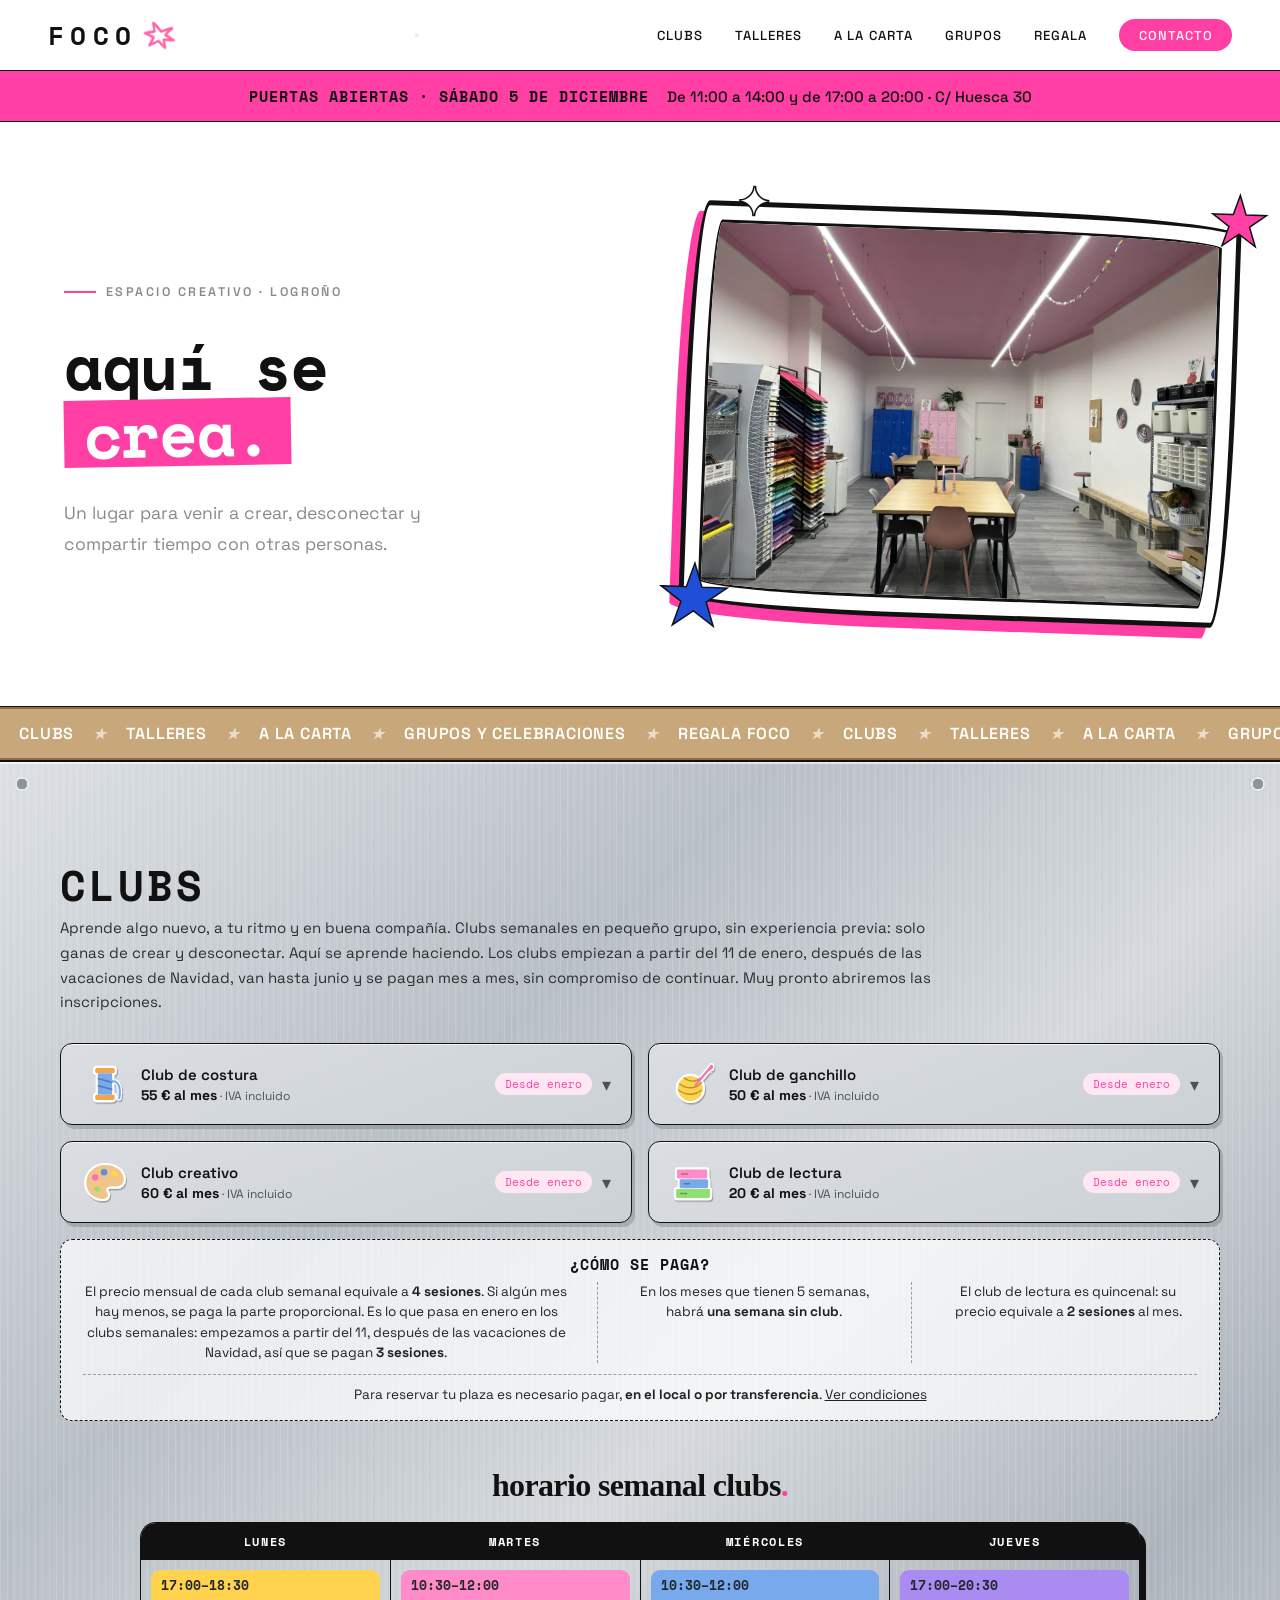
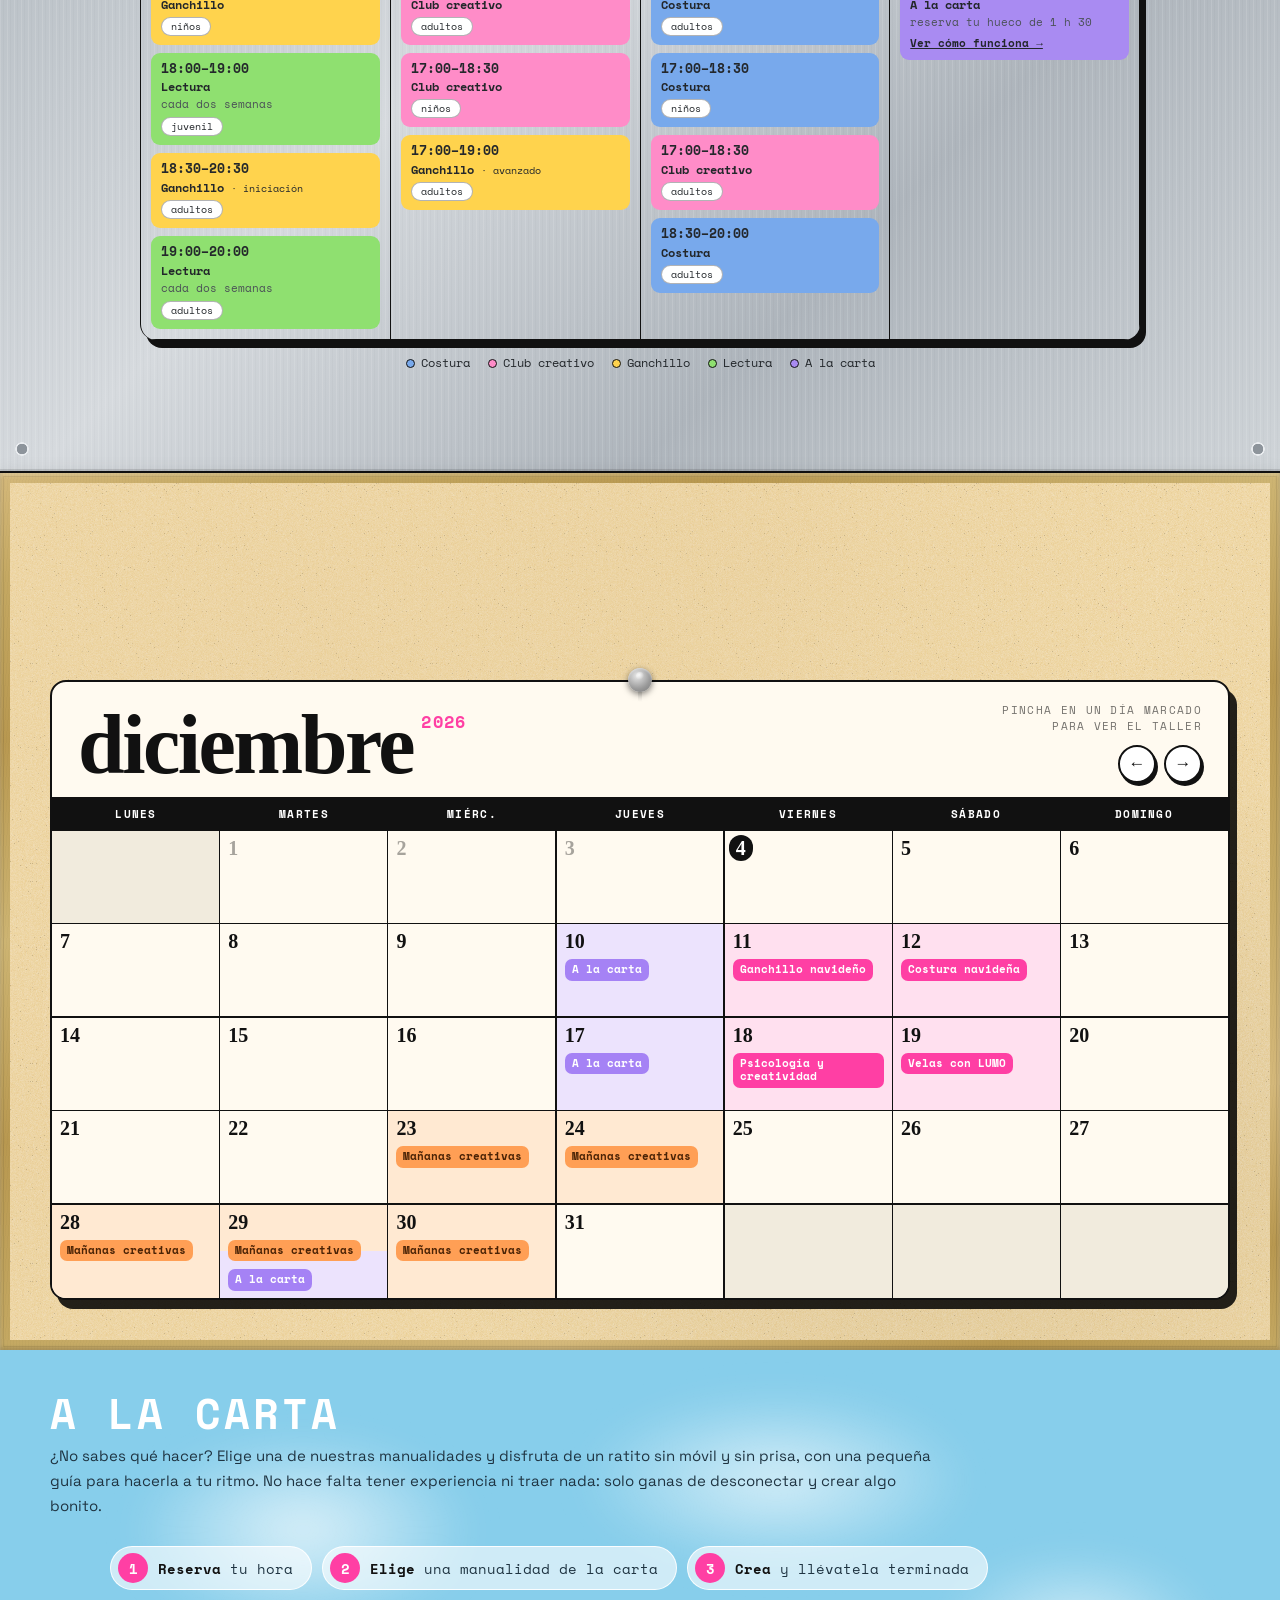
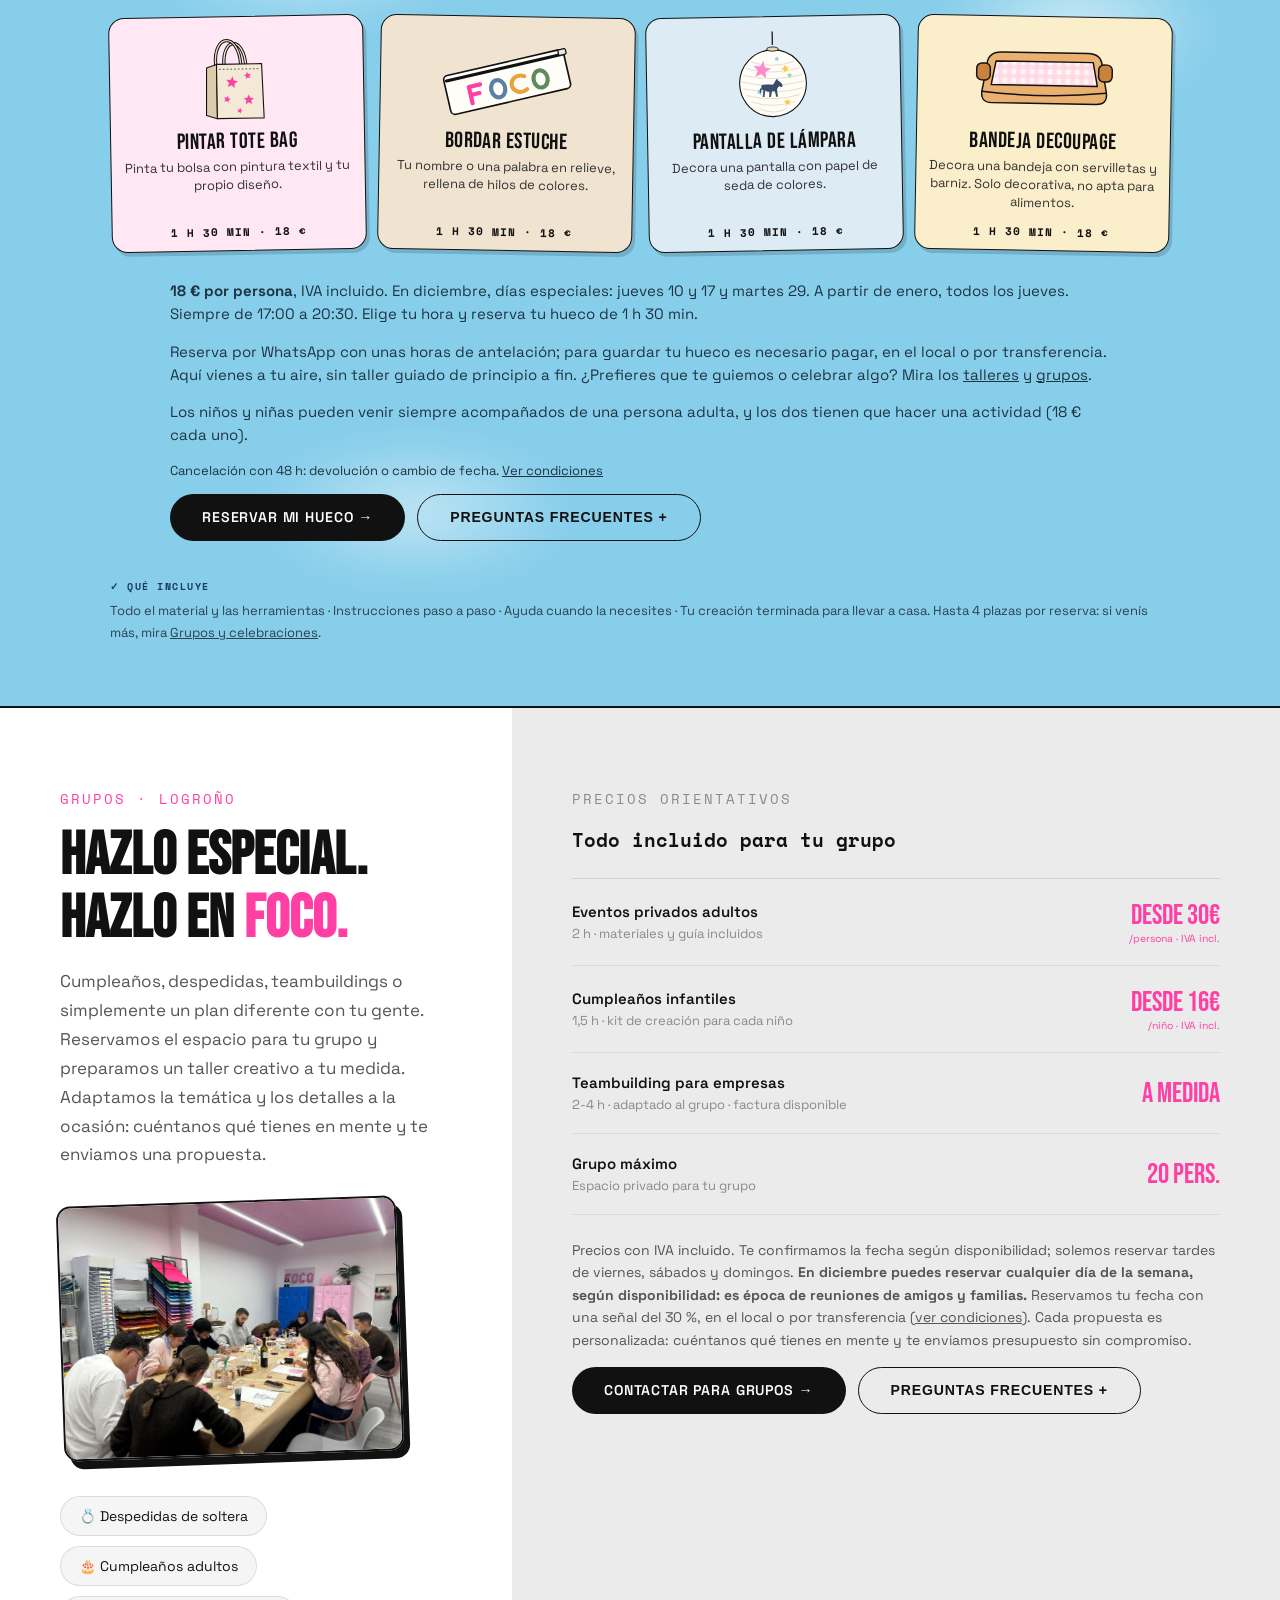
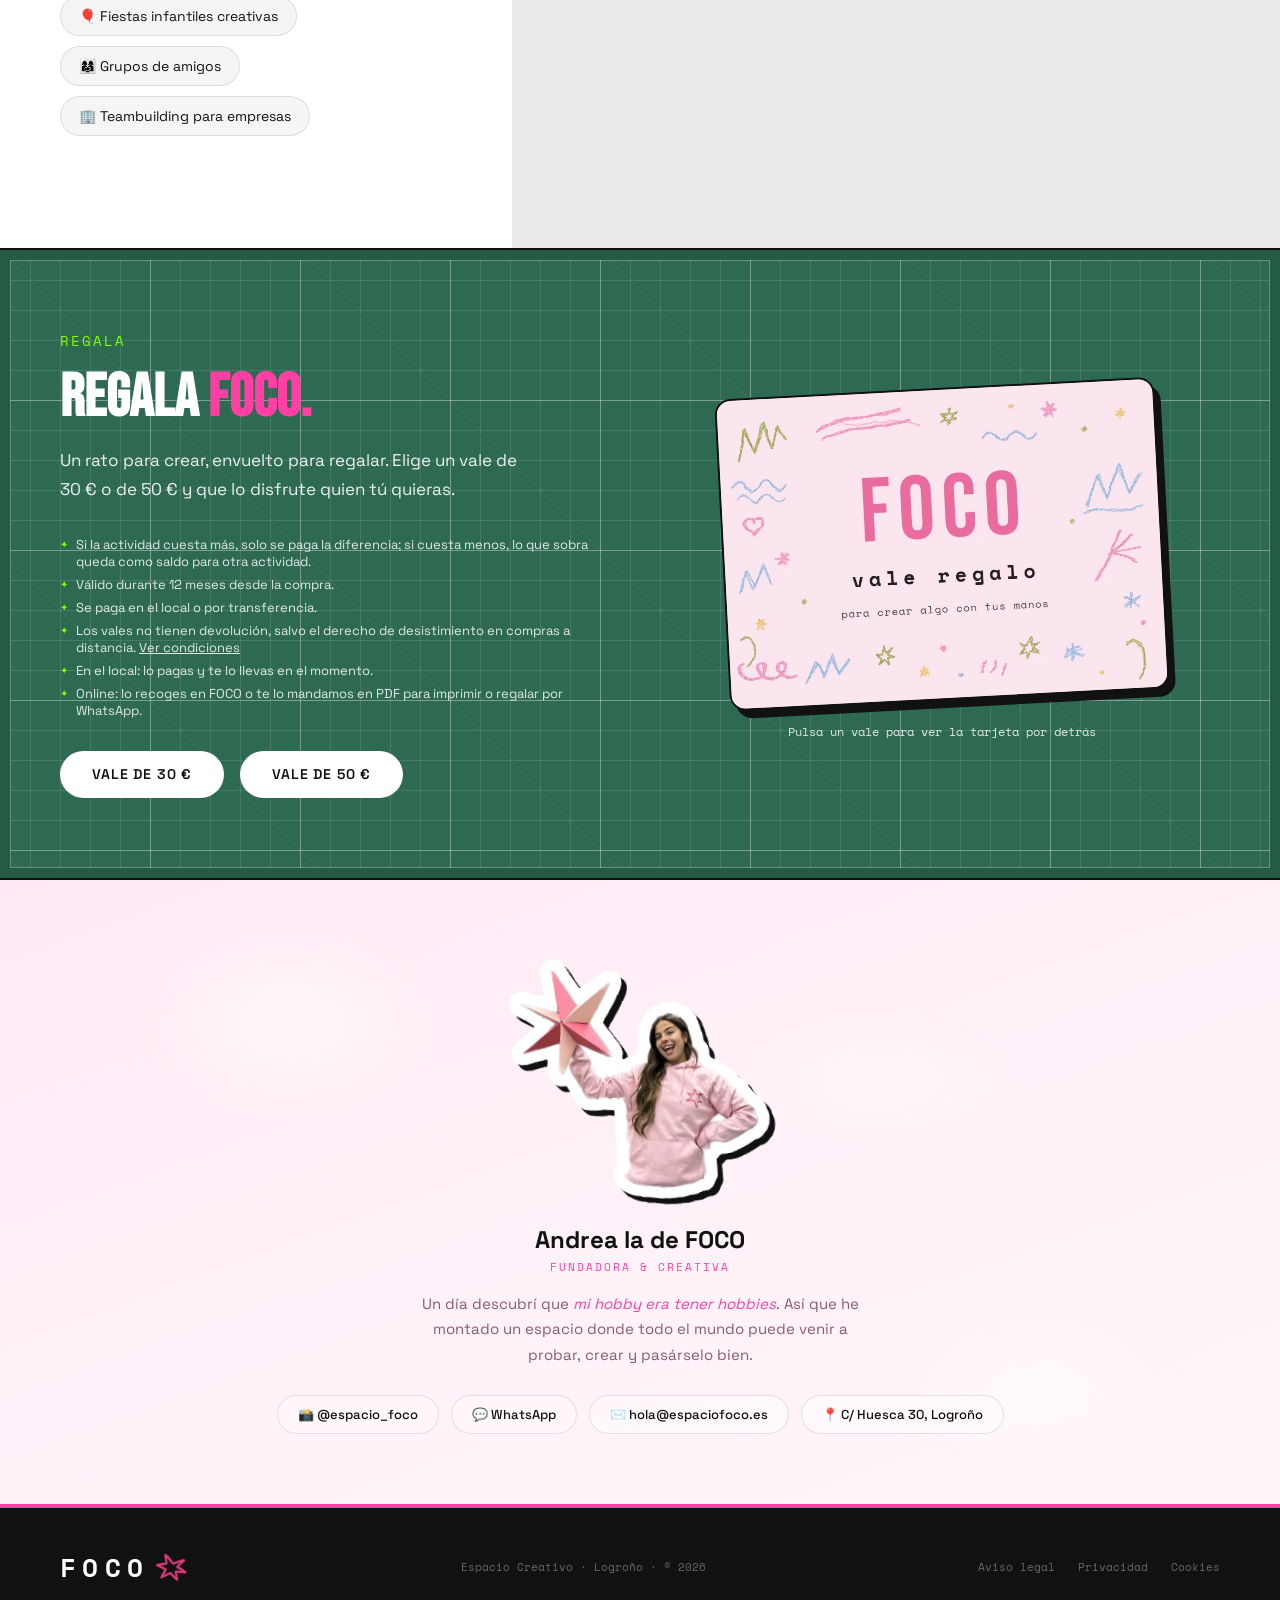
<file: index.html>
<!DOCTYPE html>
<html lang="es">
<head>
<meta charset="UTF-8">
<meta name="viewport" content="width=device-width, initial-scale=1.0">
<title>FOCO — Espacio Creativo · Logroño</title>
<meta name="description" content="FOCO es un espacio creativo en Logroño: clubs semanales de costura, creatividad, ganchillo y lectura, talleres, manualidades a la carta, celebraciones con tu grupo y vales regalo.">
<link rel="icon" type="image/svg+xml" href="/images/estrella-foco.svg">
<meta property="og:type" content="website">
<meta property="og:locale" content="es_ES">
<meta property="og:site_name" content="FOCO Espacio Creativo">
<meta property="og:title" content="FOCO — Espacio Creativo · Logroño">
<meta property="og:description" content="Clubs, talleres, manualidades a la carta y celebraciones para crear con las manos. Calle Huesca 30, Logroño.">
<meta property="og:image" content="https://www.espaciofoco.es/images/og-foco.jpg">
<meta property="og:url" content="https://www.espaciofoco.es/">
<meta name="twitter:card" content="summary_large_image">
<script src="https://identity.netlify.com/v1/netlify-identity-widget.js"></script>
<link rel="preload" href="/fonts/space-grotesk-latin-400-normal.woff2" as="font" type="font/woff2" crossorigin>
<link rel="stylesheet" href="/fonts/fonts.css">
<style>
*, *::before, *::after { box-sizing:border-box; margin:0; padding:0; }
:root {
  --pink: #FF3FA4;
  --pink-light: #FF85C8;
  --pink-pale: #FFE8F4;
  --black: #111111;
  --white: #FFFFFF;
  --grey: #EBEBEB;
  --grey-mid: #8A8A8A;
  --blue: #6B8FA8;
  --lime: #7FFF00;
  --kraft: #C8A87A;
  --kraft-light: #F0E4D0;
  /* legacy aliases */
  --rosa: #FF3FA4;
  --negro: #111111;
  --verde: #5B8C5A;
  --azul: #87CEEB;
  --crema: #faf8f5;
}
html { scroll-behavior: smooth; }
body { font-family:'Space Grotesk',sans-serif; background:var(--white); color:var(--black); overflow-x:hidden; }

/* NAV */
nav.nav { position:fixed; top:0; left:0; right:0; z-index:200; display:flex; align-items:center; justify-content:space-between; padding:1rem 3rem; background:rgba(255,255,255,0.95); backdrop-filter:blur(16px); border-bottom:1.5px solid var(--black); }
.nav-logo { font-family:'Space Mono',monospace; font-size:1.6rem; font-weight:700; letter-spacing:.25em; color:var(--black); text-decoration:none; }
.logo-estrella { height:1.3em; width:auto; margin-left:.15em; vertical-align:-.28em; display:inline-block; }
.nav-links { display:flex; gap:2rem; list-style:none; align-items:center; }
.nav-links a { font-size:.82rem; font-weight:500; letter-spacing:.08em; text-transform:uppercase; color:var(--black); text-decoration:none; transition:color .2s; }
.nav-links a:hover { color:var(--pink); }
.nav-pill { background:var(--pink); color:var(--white)!important; padding:.45rem 1.2rem; border-radius:2rem; font-size:.8rem!important; }
.nav-pill:hover { background:var(--black)!important; color:var(--white)!important; }

/* HERO */
#hero { min-height:65vh; padding-top:5rem; display:grid; grid-template-columns:1fr 1fr; border-bottom:1.5px solid var(--black); }
.puertas { margin-top:71px; display:flex; flex-wrap:wrap; justify-content:center; align-items:baseline; gap:4px 18px; padding:14px 16px; text-align:center; background:var(--pink); color:var(--black); border-bottom:1.5px solid var(--black); }
.puertas strong { font-family:'Space Mono',monospace; font-size:15px; text-transform:uppercase; letter-spacing:1px; }
.puertas span { font-family:'Space Grotesk',sans-serif; font-size:15px; font-weight:500; }
.puertas[hidden] { display:none; }
.puertas:not([hidden]) ~ #hero { padding-top:0; }
.hero-left { display:flex; flex-direction:column; justify-content:center; padding:5rem 4rem 4rem; }
.hero-eyebrow { display:inline-flex; align-items:center; gap:.6rem; font-size:.78rem; font-weight:600; letter-spacing:.2em; text-transform:uppercase; color:var(--grey-mid); margin-bottom:2rem; }
.hero-eyebrow::before { content:''; width:2rem; height:1.5px; background:var(--pink); display:block; }
.hero-left h1 { font-family:'Space Mono',monospace; font-size:clamp(2.8rem,5vw,4.5rem); font-weight:700; line-height:1.05; letter-spacing:-.02em; margin-bottom:2rem; }
.hero-left h1 .hl { display:inline-block; background:var(--pink); color:var(--white); padding:0 .3em; transform:rotate(-1deg); }
.hero-left p { font-size:1.1rem; line-height:1.75; color:var(--grey-mid); max-width:400px; }
.hero-right { background:transparent; display:flex; align-items:center; justify-content:center; overflow:hidden; padding:3.2rem 2.8rem; position:relative; }
.hero-marco { position:relative; width:100%; max-width:560px; padding:14px; background:#fff; border:5px solid var(--black); border-radius:18px 255px 18px 225px/225px 18px 255px 18px; box-shadow:-9px 11px 0 var(--pink); transform:rotate(2deg); }
.hero-marco img { display:block; width:100%; height:auto; border:3px solid var(--black); border-radius:12px 200px 12px 180px/180px 12px 200px 12px; }
.hero-marco .est { position:absolute; line-height:1; color:var(--pink); -webkit-text-stroke:3px var(--black); paint-order:stroke fill; animation:estWiggle 2.4s ease-in-out infinite; pointer-events:none; }
.hero-marco .est1 { top:-34px; right:-30px; font-size:64px; }
.hero-marco .est2 { bottom:-30px; left:-26px; font-size:80px; color:#1f4fd8; animation-delay:.6s; }
.hero-marco .est3 { top:-24px; left:40px; font-size:40px; color:#fff; animation-delay:1.2s; }
@keyframes estWiggle { 50% { transform:rotate(14deg) scale(1.12); } }
@media (prefers-reduced-motion:reduce){ .hero-marco .est{animation:none;} }
@media (max-width:768px){
  .hero-marco .est { -webkit-text-stroke:1.5px var(--black); }
  .hero-marco .est1 { top:-20px; right:-12px; font-size:34px; }
  .hero-marco .est2 { bottom:-18px; left:-12px; font-size:42px; }
  .hero-marco .est3 { top:-14px; left:24px; font-size:22px; }
}
.hero-placeholder { font-family:'Space Mono',monospace; font-size:13px; color:var(--grey-mid); text-transform:uppercase; letter-spacing:2px; }
.hero-right::before { content:none; font-size:120px; opacity:.08; position:absolute; top:50%; left:50%; transform:translate(-50%,-50%); }
.hero-btns { display:flex; gap:1rem; flex-wrap:wrap; }
.btn-black { background:var(--black); color:var(--white); padding:.9rem 2rem; border-radius:3rem; font-size:.88rem; font-weight:600; letter-spacing:.06em; text-transform:uppercase; border:none; cursor:pointer; text-decoration:none; transition:background .2s,transform .15s; display:inline-block; }
.btn-black:hover { background:var(--pink); transform:translateY(-3px); }
.btn-ghost { background:transparent; color:var(--black); padding:.9rem 2rem; border-radius:3rem; font-size:.88rem; font-weight:600; letter-spacing:.06em; text-transform:uppercase; border:1.5px solid var(--black); cursor:pointer; text-decoration:none; transition:all .2s; display:inline-block; }
.btn-ghost:hover { background:var(--black); color:var(--white); transform:translateY(-3px); }

/* MARQUEE KRAFT */
.marquee { background:var(--kraft); padding:14px 0; overflow:hidden; white-space:nowrap; border-top:2px solid #8a6d4a; border-bottom:2px solid #8a6d4a; }
.marquee-track { display:inline-flex; animation:marquee 20s linear infinite; }
.marquee-track span { font-family:'Space Grotesk',sans-serif; font-size:1rem; font-weight:600; letter-spacing:.05em; color:var(--white); text-transform:uppercase; padding:0 1.2rem; display:inline-flex; align-items:center; gap:1.2rem; }
.marquee-track .star { font-size:.9rem; opacity:.6; }
@keyframes marquee { 0%{transform:translateX(0)} 100%{transform:translateX(-50%)} }

/* SECTION LABEL */
.section-label { font-family:'Space Mono',monospace; font-size:42px; font-weight:700; text-transform:uppercase; letter-spacing:3px; line-height:1.1; margin-bottom:8px; }
.section-subtitle { font-family:'Space Grotesk',sans-serif; font-size:15px; color:#555; max-width:900px; line-height:1.65; margin-bottom:28px; }

/* CLUB CREATIVO */
.club { padding:40px 50px 50px; position:relative; overflow:hidden; background:#87CEEB; }
.club::before { content:''; position:absolute; top:80px; left:10%; width:350px; height:200px; background:radial-gradient(ellipse,rgba(255,255,255,.7) 0%,transparent 70%); filter:blur(18px); pointer-events:none; }
.club::after { content:''; position:absolute; top:200px; right:5%; width:280px; height:160px; background:radial-gradient(ellipse,rgba(255,255,255,.6) 0%,transparent 70%); filter:blur(18px); pointer-events:none; }
.cloud1 { position:absolute; top:40px; left:45%; width:400px; height:180px; background:radial-gradient(ellipse,rgba(255,255,255,.65) 0%,transparent 70%); filter:blur(18px); pointer-events:none; }
.cloud2 { position:absolute; bottom:120px; left:20%; width:320px; height:150px; background:radial-gradient(ellipse,rgba(255,255,255,.5) 0%,transparent 70%); filter:blur(18px); pointer-events:none; }
.club .section-label { color:#fff; }
.club .section-subtitle { color:#1f3442; position:relative; z-index:2; }
.club .mat-i-text { color:#2d4250; }

/* PRICING CARDS */
.pricing-grid { display:grid; grid-template-columns:repeat(4,1fr); gap:28px; margin:0 auto 28px; position:relative; z-index:2; max-width:1060px; }
.price-card { background:rgba(255,255,255,.55); backdrop-filter:blur(12px); -webkit-backdrop-filter:blur(12px); border:1.5px solid rgba(255,255,255,.8); border-radius:28px; padding:22px 18px; transition:transform .3s, box-shadow .3s; display:flex; flex-direction:column; position:relative; }
.price-card:hover { transform:translateY(-4px); box-shadow:0 12px 40px rgba(135,206,235,.3); }
.price-card.premium { border:2px solid var(--rosa); }
.price-card-name { font-family:'Space Mono',monospace; font-size:11px; color:#5a7a8a; text-transform:uppercase; letter-spacing:1.5px; margin-bottom:8px; }
.price-card-price { font-family:'Bebas Neue',cursive; font-size:44px; color:var(--negro); line-height:1; }
.price-card-detail { font-family:'Space Grotesk',sans-serif; font-size:12px; color:#888; margin-bottom:14px; }
.price-card-features { list-style:none; margin-bottom:auto; padding-bottom:16px; }
.price-card-features li { font-size:12px; color:#555; padding:3px 0; display:flex; align-items:flex-start; gap:6px; }
.price-card-features li::before { content:'✓'; color:var(--verde); font-weight:700; flex-shrink:0; }
.price-card-btn { display:block; text-align:center; font-family:'Space Mono',monospace; font-size:10px; text-transform:uppercase; letter-spacing:1.5px; padding:11px; border-radius:50px; text-decoration:none; color:var(--negro); background:rgba(255,255,255,.6); border:1.5px solid #ccc; transition:all .25s; cursor:pointer; }
.price-card-btn:hover { background:var(--negro); color:#fff; border-color:var(--negro); }
.price-card-btn.rosa { background:var(--rosa); color:#fff; border-color:var(--rosa); }
.price-card-btn.rosa:hover { background:#d45a78; }
.badge { position:absolute; top:-14px; left:50%; transform:translateX(-50%); background:var(--rosa); color:#fff; font-family:'Space Mono',monospace; font-size:9px; letter-spacing:1.5px; text-transform:uppercase; padding:6px 18px; border-radius:50px; white-space:nowrap; }

.carta-pasos-linea { list-style:none; display:flex; flex-wrap:wrap; gap:10px; max-width:1060px; margin:0 auto 26px; position:relative; z-index:2; }
.carta-pasos-linea li { display:flex; align-items:center; gap:10px; background:rgba(255,255,255,.6); border:1.5px solid rgba(255,255,255,.9); border-radius:50px; padding:6px 18px 6px 7px; font-family:'Space Mono',monospace; font-size:14px; color:#1f3442; }
.carta-pasos-linea i { font-style:normal; flex:none; width:30px; height:30px; border-radius:50%; background:var(--pink); color:#fff; display:flex; align-items:center; justify-content:center; font-weight:700; font-size:14px; }
.carta-pasos-linea b { font-weight:700; color:var(--negro); }
.carta-tiles { display:grid; grid-template-columns:repeat(6,1fr); gap:14px; max-width:1060px; margin:0 auto 28px; position:relative; z-index:2; }
.carta-tile { aspect-ratio:1; border:1.5px solid var(--negro); border-radius:14px; display:flex; flex-direction:column; align-items:center; justify-content:center; gap:8px; position:relative; overflow:hidden;
  background-color:var(--c); background-image:radial-gradient(rgba(0,0,0,.14) 1.2px, transparent 1.6px); background-size:9px 9px; box-shadow:3px 4px 0 rgba(0,0,0,.15); }
.carta-tile:nth-child(odd) { transform:rotate(-1.2deg); }
.carta-tile:nth-child(even) { transform:rotate(1deg); }
.carta-tile-emoji { font-size:38px; line-height:1; }
.carta-tile-name { font-family:'Bebas Neue',cursive; font-size:22px; letter-spacing:1px; background:#fff; color:var(--negro); padding:2px 10px; border:1.5px solid var(--negro); }

.carta-tiles.carta-3 { grid-template-columns:repeat(4,1fr); max-width:1060px; gap:14px; }
.carta-tile.info { aspect-ratio:auto; align-items:flex-start; justify-content:flex-start; text-align:left; padding:26px 22px; gap:12px; }
.carta-tile-desc { font-family:'Space Grotesk',sans-serif; font-size:14px; line-height:1.55; color:#222; background:rgba(255,255,255,.88); padding:10px 12px; border-radius:8px; }
.carta-tile-meta { font-family:'Space Mono',monospace; font-size:12px; text-transform:uppercase; letter-spacing:1px; color:var(--negro); font-weight:700; margin-top:auto; }
.carta-info { max-width:940px; margin:0 auto 26px; position:relative; z-index:2; display:flex; flex-wrap:wrap; align-items:center; gap:14px 22px; }
.carta-info p { font-family:'Space Grotesk',sans-serif; font-size:15px; color:#1f3442; line-height:1.55; }

.carta-faq { max-width:1060px; margin:0 auto 26px; padding:0 0; position:relative; z-index:2; display:none; flex-direction:column; gap:10px; }
.carta-faq.open { display:flex; }
.carta-faq details { background:#fff; border:1.5px solid var(--black); border-radius:12px; padding:0 18px; }
.carta-faq summary { font-family:'Space Grotesk',sans-serif; font-weight:600; font-size:15px; padding:14px 0; cursor:pointer; list-style:none; display:flex; justify-content:space-between; gap:12px; color:var(--negro); }
.carta-faq summary::-webkit-details-marker { display:none; }
.carta-faq summary::after { content:'+'; color:var(--pink); font-size:20px; line-height:1; }
.carta-faq details[open] summary::after { content:'–'; }
.carta-faq details p { font-family:'Space Grotesk',sans-serif; font-size:14px; color:#555; line-height:1.65; padding-bottom:16px; }
.cc { background:var(--c); border:1.5px solid var(--negro); border-radius:16px; padding:12px 12px 10px; text-align:center; box-shadow:3px 4px 0 rgba(0,0,0,.15); display:flex; flex-direction:column; align-items:center; gap:5px; }
.cc:nth-child(odd) { transform:rotate(-1deg); } .cc:nth-child(even) { transform:rotate(1deg); }
.cc-img svg { height:96px; width:auto; max-width:100%; display:block; }
.cc-name { font-family:'Bebas Neue',cursive; font-size:22px; letter-spacing:.5px; line-height:1.05; color:var(--negro); }
.cc-desc { font-family:'Space Grotesk',sans-serif; font-size:13px; line-height:1.4; color:#333; }
.cc-meta { font-family:'Space Mono',monospace; font-size:11px; font-weight:700; text-transform:uppercase; letter-spacing:1px; color:var(--negro); margin-top:auto; padding-top:6px; }
/* MATERIALS — OPTION I (text with thick divider) */
.mat-i { display:flex; gap:48px; align-items:stretch; position:relative; z-index:2; max-width:1060px; margin:0 auto; }
.mat-i-block { flex:1; padding:12px 0; }
.mat-i-block:first-child { padding-right:0; }
.mat-i-block:last-child { padding-left:0; }
.mat-i-title { font-family:'Space Mono',monospace; font-size:10px; font-weight:700; text-transform:uppercase; letter-spacing:1.5px; margin-bottom:6px; color:#1B3A5C; }
.mat-i-text { font-size:13px; color:rgba(0,0,0,.45); line-height:1.7; }

/* CURSOS */
.cursos { padding:100px 60px; border-top:2px solid var(--negro); position:relative;
  /* Placa de acero cepillado */
  background-color:#c9ced3;
  background-image:
    radial-gradient(circle at 22px 22px, #8d949b 0 5px, #e9ecef 5.5px 6.5px, transparent 7px),
    radial-gradient(circle at calc(100% - 22px) 22px, #8d949b 0 5px, #e9ecef 5.5px 6.5px, transparent 7px),
    radial-gradient(circle at 22px calc(100% - 22px), #8d949b 0 5px, #e9ecef 5.5px 6.5px, transparent 7px),
    radial-gradient(circle at calc(100% - 22px) calc(100% - 22px), #8d949b 0 5px, #e9ecef 5.5px 6.5px, transparent 7px),
    repeating-linear-gradient(90deg, rgba(255,255,255,.12) 0 1px, transparent 1px 3px, rgba(0,0,0,.02) 3px 4px, transparent 4px 7px),
    linear-gradient(135deg, #dde1e5 0%, #b9c0c6 30%, #d6dade 52%, #aeb5bc 75%, #cfd4d8 100%);
  box-shadow:inset 0 2px 0 rgba(255,255,255,.6), inset 0 -2px 0 rgba(0,0,0,.12); }
.cursos .section-subtitle { color:#2b2f33; }
.cursos .curso-item { background:linear-gradient(160deg, rgba(255,255,255,.38) 0%, rgba(255,255,255,.14) 100%), #c4cad0; box-shadow:inset 0 1px 0 rgba(255,255,255,.7), 3px 4px 0 rgba(0,0,0,.16); }
.cursos .curso-row:hover { background:rgba(255,255,255,.22); }
.cursos .curso-emoji { background:none; }
.cursos .curso-precio, .cursos .curso-chevron { color:#4b5157; }
.cursos .curso-detalle { border-top-color:rgba(0,0,0,.15); }
.cursos .curso-detalle-desc, .cursos .curso-detalle-lista li { color:#2b2f33; }
.cursos-lista { max-width:100%; display:grid; grid-template-columns:repeat(2, 1fr); gap:16px; align-items:start; }
.cursos-col { display:flex; flex-direction:column; gap:16px; min-width:0; }
.curso-item { border:1.5px solid var(--black); border-radius:12px; overflow:hidden; background:#fff; }
.curso-row { display:flex; align-items:center; justify-content:space-between; padding:1rem 1.25rem; cursor:pointer; transition:background .15s; }
.curso-row:hover { background:var(--grey); }
.curso-row-left { display:flex; align-items:center; gap:12px; }
.curso-emoji { width:48px; height:48px; border-radius:8px; background:none; display:flex; align-items:center; justify-content:center; font-size:20px; flex-shrink:0; }
.curso-emoji svg { width:48px; height:48px; display:block; overflow:visible; }
.curso-nombre { font-size:15px; font-weight:600; color:var(--black); }
.curso-precio { font-size:13px; color:var(--grey-mid); margin-top:2px; }
.cursos .curso-precio b { color:#111; font-size:14px; }
.curso-precio span { display:inline-block; font-size:12px; }
.curso-precio span::before { content:'· '; }
.curso-badge { white-space:nowrap; }
@media (max-width:560px) {
  .curso-row { padding:.9rem .8rem; }
  .curso-row-left { gap:9px; }
  .curso-row-right { gap:6px; }
  .curso-emoji, .curso-emoji svg { width:40px; height:40px; }
  .curso-badge { font-size:10px; padding:3px 7px; }
  .curso-precio span { display:block; }
  .curso-precio span::before { content:none; }
}
.curso-row-right { display:flex; align-items:center; gap:10px; }
.curso-badge { font-size:11px; padding:3px 10px; border-radius:99px; background:var(--pink-pale); color:var(--pink); font-family:'Space Mono',monospace; }
.curso-chevron { font-size:18px; color:var(--grey-mid); transition:transform .2s; display:inline-block; }
.curso-chevron.open { transform:rotate(180deg); }
.curso-detalle { display:none; padding:0 1.25rem 1.25rem; border-top:1.5px solid var(--grey); }
/* Clubs "Desde enero": se puede ver la información, pero los botones de reserva siguen ocultos. Para abrir inscripciones en enero, quita la línea de .curso-reservar-opciones */
.cursos .curso-reservar-opciones { display:none; }
.curso-detalle.open { display:block; }
.curso-detalle > .curso-detalle-desc:first-child { margin-top:1.1rem; }
.curso-detalle-lista + .curso-detalle-lista { margin-top:-.2rem; padding-top:.9rem; border-top:1.5px dashed rgba(0,0,0,.25); }
.curso-detalle-lista b { color:#111; }
.curso-nota { margin-top:.9rem; padding-top:.9rem; border-top:1.5px dashed rgba(0,0,0,.25); }
.curso-sub { padding-top:1rem; }
.curso-sub + .curso-sub { margin-top:1.1rem; border-top:1.5px dashed rgba(0,0,0,.25); }
.curso-sub-titulo { display:inline-block; font-family:'Space Mono',monospace; font-size:12px; font-weight:700; letter-spacing:.1em; text-transform:uppercase; background:#fff; border:1.5px solid var(--black); border-radius:99px; padding:3px 12px; margin:0 0 2px; }
.curso-sub .curso-detalle-desc:first-of-type { margin-top:.7rem; }
.curso-detalle-desc { font-size:14px; color:#555; line-height:1.7; margin:1rem 0; }
.curso-detalle-lista { list-style:none; display:flex; flex-direction:column; gap:6px; margin-bottom:1rem; }
.curso-detalle-lista li { font-size:13px; color:#555; padding-left:16px; position:relative; }
.curso-detalle-lista li::before { content:'✦'; position:absolute; left:0; color:var(--pink); font-size:10px; top:2px; }
.curso-reservar-btn { display:inline-block; font-size:13px; padding:8px 20px; border-radius:50px; border:1.5px solid var(--black); background:transparent; color:var(--black); cursor:pointer; text-decoration:none; transition:all .2s; }
.curso-reservar-btn:hover { background:var(--black); color:#fff; }
.curso-reservar-opciones { display:flex; flex-wrap:wrap; gap:10px; }

/* HORARIO SEMANAL */
.horario-wrap { margin-top:48px; }
.clubs-pago { margin:16px 0 2.5rem; padding:.8rem 1.4rem .9rem; display:grid; grid-template-columns:1.7fr 1fr 1fr; column-gap:28px; background:rgba(255,255,255,.7); border:1.5px dashed var(--black); border-radius:12px; text-align:center; position:relative; z-index:1; }
.clubs-pago h3 { font-family:'Space Mono',monospace; font-size:15px; text-transform:uppercase; letter-spacing:1px; margin-bottom:.45rem; color:var(--black); grid-column:1 / -1; }
.clubs-pago p { font-family:'Space Grotesk',sans-serif; font-size:13.5px; line-height:1.5; color:#222; }
.clubs-pago p + p { border-left:1px dashed rgba(0,0,0,.35); padding-left:28px; }
.clubs-pago p.pago-forma { grid-column:1 / -1; border-left:0; padding:.6rem 0 0; margin-top:.7rem; border-top:1px dashed rgba(0,0,0,.35); }
.clubs-pago a { color:inherit; text-decoration:underline; }
@media (max-width:820px) {
  .clubs-pago { grid-template-columns:1fr; padding:.8rem 1rem; }
  .clubs-pago p { font-size:13px; line-height:1.45; }
  .clubs-pago p + p { border-left:0; padding-left:0; margin-top:.35rem; }
}
.horario-titulo { font-family:Georgia,'Times New Roman',serif; font-weight:700; font-size:clamp(20px,3.6vw,32px); line-height:1.05; letter-spacing:-.02em; color:var(--black); text-align:center; margin-bottom:20px; }
.horario-titulo em { font-style:normal; color:var(--pink); }
.horario-caja { max-width:1000px; margin:0 auto; }
.horario { width:calc(100% + 12px); margin:-6px; border-collapse:separate; border-spacing:6px; table-layout:fixed; font-family:'Space Mono',monospace; color:#23272b; }
.horario th, .horario td { text-align:center; vertical-align:middle; font-size:12px; font-weight:700; line-height:1.3; }
.horario td { height:64px; padding:6px 5px; border-radius:12px; }
.horario td.vacio { border:1px dashed rgba(35,39,43,.3); }
.horario td.club { border:1.5px solid var(--black); background:linear-gradient(160deg, rgba(255,255,255,.38) 0%, rgba(255,255,255,.14) 100%), #c4cad0; box-shadow:inset 0 1px 0 rgba(255,255,255,.7), 3px 4px 0 rgba(0,0,0,.16); }
.horario td.multi { padding:6px 5px; }
.horario .hl + .hl { margin-top:6px; padding-top:6px; border-top:1px dashed rgba(17,17,17,.4); }
.horario thead th { font-size:12px; letter-spacing:.1em; text-transform:uppercase; padding:6px 2px; }
.horario tbody th { font-weight:400; color:#23272b; font-size:12px; letter-spacing:.02em; }
.hpunto { display:inline-block; width:9px; height:9px; border-radius:50%; border:1.5px solid var(--black); margin-right:6px; vertical-align:-1px; }
.hp-azul { background:#78a9ec; }
.hp-rosa { background:#ff8cc8; }
.hp-kraft { background:#C8A87A; }
.hp-verde { background:#8fe070; }
.hp-amarillo { background:#ffd34d; }
.hp-lila { background:#a98bf2; }
.hz { display:grid; grid-template-columns:repeat(4, minmax(0,1fr)); gap:0; background:transparent; border-top:1.5px solid var(--black); border-left:1.5px solid var(--black); border-radius:16px; overflow:hidden; box-shadow:6px 8px 0 var(--black); font-family:'Space Mono',monospace; color:#23272b; }
.hz-dia { background:transparent; border-right:1.5px solid var(--black); border-bottom:1.5px solid var(--black); display:flex; flex-direction:column; min-width:0; }
.hz-dia h4 { font-size:12px; font-weight:700; letter-spacing:.14em; text-transform:uppercase; text-align:center; margin:0; padding:10px 6px; background:var(--black); color:#fff; }
.hz-lista { display:flex; flex-direction:column; gap:8px; padding:10px; flex:1; }
.hz-card { border-radius:9px; padding:8px 10px 9px; background:#f0f2f5; transition:opacity .2s, transform .15s; }
.hz-costura { --tono:105,155,225; --a:.52; }
.hz-creativo { --tono:255,105,185; --a:.46; }
.hz-ganchillo { --tono:255,208,60; --a:.58; }
.hz-lectura { --tono:110,235,80; --a:.48; }
.hz-carta { --tono:165,130,245; --a:.66; }
.hz-card[class*="hz-"] { background:linear-gradient(rgba(var(--tono),var(--a)), rgba(var(--tono),var(--a))), #fff; }
.hz-card.hz-costura { background:#78a9ec; }
.hz-card.hz-creativo { background:#ff8cc8; }
.hz-card.hz-ganchillo { background:#ffd34d; }
.hz-card.hz-lectura { background:#8fe070; }
.hz-card.hz-carta { background:#a98bf2; }
.hz-hora { font-size:13px; font-weight:700; line-height:1.2; }
.hz-t { font-size:12px; font-weight:700; line-height:1.25; margin-top:3px; }
.hz-pill { display:inline-block; font-size:10px; font-weight:400; padding:1px 9px; background:#fff; border:1px solid rgba(35,39,43,.35); border-radius:99px; margin-top:5px; }
.hz-niv { font-size:10px; font-weight:400; }
.hz-nota { font-size:11px; font-weight:400; margin-top:2px; color:#4b5157; }
a.hz-card { display:block; color:inherit; text-decoration:none; cursor:pointer; }
a.hz-card:hover { transform:translateY(-2px); }
.hz-mas { font-size:11px; font-weight:700; margin-top:5px; text-decoration:underline; }
.hz[data-sel="costura"] .hz-card:not(.hz-costura), .hz[data-sel="creativo"] .hz-card:not(.hz-creativo), .hz[data-sel="ganchillo"] .hz-card:not(.hz-ganchillo), .hz[data-sel="lectura"] .hz-card:not(.hz-lectura), .hz[data-sel="carta"] .hz-card:not(.hz-carta) { opacity:.3; }
.horario-leyenda span[data-c] { cursor:pointer; }
@media(max-width:900px) {
  .hz { grid-template-columns:repeat(2, minmax(0,1fr)); }
}
@media(max-width:520px) {
  .hz { box-shadow:4px 6px 0 var(--black); border-radius:14px; margin-right:4px; }
  .hz-lista { padding:7px; gap:6px; }
  .hz-card { padding:6px 7px 7px; border-radius:8px; }
  .hz-hora { font-size:11.5px; }
  .hz-t { font-size:11px; }
  .hz-pill { font-size:9.5px; padding:0 7px; margin-top:4px; }
  .hz-nota, .hz-mas { font-size:10px; }
  .hz-dia h4 { font-size:11px; padding:8px 4px; }
}
.horario-leyenda { display:flex; justify-content:center; flex-wrap:wrap; gap:6px 18px; margin-top:14px; font-family:'Space Mono',monospace; font-size:12px; color:#23272b; }
.horario-nota { max-width:620px; margin:22px auto 0; padding:14px 18px; border:1.5px solid var(--black); border-radius:12px; background:linear-gradient(160deg, rgba(255,255,255,.38) 0%, rgba(255,255,255,.14) 100%), #c4cad0; box-shadow:inset 0 1px 0 rgba(255,255,255,.7), 3px 4px 0 rgba(0,0,0,.16); color:#2b2f33; font-size:14px; line-height:1.65; text-align:center; }
.horario-nota-titulo { font-family:'Space Mono',monospace; font-weight:700; font-size:12px; letter-spacing:.1em; text-transform:uppercase; margin-bottom:6px; }
@media(max-width:640px) {
  .horario-wrap { margin-top:34px; }
  .horario td { height:58px; padding:4px 3px; border-radius:10px; }
  .horario td.multi { padding:5px 3px; }
  .horario thead th { letter-spacing:.02em; }
  .horario tbody th { font-weight:700; text-transform:uppercase; letter-spacing:.04em; }
  .hpunto { margin-right:4px; }
  .horario-nota { margin-top:18px; padding:12px 14px; font-size:14px; }
}
.cursos-grid { display:grid; grid-template-columns:2fr 1fr; gap:60px; }
.curso-content-title { font-family:'Space Grotesk',sans-serif; font-size:32px; font-weight:700; margin-bottom:16px; }
.curso-content-desc { font-size:16px; color:#555; line-height:1.7; margin-bottom:32px; }
.curso-info { background:var(--crema); border:2px solid var(--negro); padding:28px; border-radius:8px; }
.curso-info-title { font-family:'Space Mono',monospace; font-size:12px; text-transform:uppercase; letter-spacing:2px; margin-bottom:16px; }
.curso-info-list { list-style:none; }
.curso-info-list li { font-size:14px; color:#555; padding:5px 0; }
.curso-info-list li::before { content:'✦ '; color:var(--rosa); font-weight:700; }
.curso-tabs { display:flex; flex-direction:column; gap:4px; }
.curso-tab { border:2px solid var(--negro); padding:20px 24px; background:#fff; cursor:pointer; text-align:left; transition:all .2s; border-radius:4px; }
.curso-tab:hover, .curso-tab.active { background:var(--negro); color:#fff; }
.curso-tab-name { font-family:'Space Grotesk',sans-serif; font-size:16px; font-weight:600; }
.curso-tab-price { font-family:'Space Mono',monospace; font-size:12px; font-weight:700; color:var(--rosa); margin-top:4px; }
.curso-tab.active .curso-tab-price, .curso-tab:hover .curso-tab-price { color:var(--rosa); }
.curso-reserve-btn { display:inline-block; margin-top:24px; padding:14px 32px; background:var(--rosa); color:#fff; font-family:'Space Mono',monospace; font-size:12px; text-transform:uppercase; letter-spacing:1.5px; border:none; border-radius:50px; cursor:pointer; text-decoration:none; transition:background .2s; }
.curso-reserve-btn:hover { background:#d45a78; }

/* TALLERES — CORCHO REALISTA */
.talleres-outer { position:relative; border-top:2px solid var(--negro); }
/* Wooden frame around the cork */
.cork-frame { padding:10px; background:linear-gradient(160deg, #d4b87a 0%, #c4a862 8%, #b89850 20%, #cdb472 35%, #b89850 50%, #c4a862 65%, #d4b87a 80%, #b89850 92%, #c4a862 100%); box-shadow:inset 0 2px 4px rgba(255,255,255,.25), inset 0 -2px 4px rgba(0,0,0,.2), 0 4px 20px rgba(0,0,0,.15); position:relative; }
.cork-frame::before { content:''; position:absolute; inset:0; background:repeating-linear-gradient(95deg, transparent 0px, transparent 2px, rgba(0,0,0,.02) 2px, rgba(0,0,0,.02) 3px); pointer-events:none; }
.cork-frame::after { content:''; position:absolute; inset:3px; border:1px solid rgba(0,0,0,.08); pointer-events:none; }

.talleres { padding:40px 40px; position:relative; overflow:hidden; }
/* Cork base color — kraft tone */
.talleres { background:#C8A882; }
/* Cork texture layer 1 — fine grain (high frequency, more visible) */
.cork-tex1 { position:absolute; inset:0; pointer-events:none; z-index:0; background-color:#C8A882; background-image:url("data:image/svg+xml,%3Csvg xmlns='http://www.w3.org/2000/svg' width='300' height='300'%3E%3Cfilter id='a'%3E%3CfeTurbulence type='fractalNoise' baseFrequency='1.8' numOctaves='6' seed='2' stitchTiles='stitch'/%3E%3CfeColorMatrix values='0 0 0 0 .78 0 0 0 0 .66 0 0 0 0 .51 0 0 0 1 0'/%3E%3C/filter%3E%3Crect width='300' height='300' filter='url(%23a)'/%3E%3C/svg%3E"); background-size:300px 300px; mix-blend-mode:overlay; opacity:.9; }
/* Cork texture layer 2 — medium grain variation */
.cork-tex2 { position:absolute; inset:0; pointer-events:none; z-index:0; background-image:url("data:image/svg+xml,%3Csvg xmlns='http://www.w3.org/2000/svg' width='250' height='250'%3E%3Cfilter id='b'%3E%3CfeTurbulence type='fractalNoise' baseFrequency='.9' numOctaves='5' seed='8' stitchTiles='stitch'/%3E%3CfeColorMatrix values='0 0 0 0 .72 0 0 0 0 .58 0 0 0 0 .4 0 0 0 1 0'/%3E%3C/filter%3E%3Crect width='250' height='250' filter='url(%23b)'/%3E%3C/svg%3E"); background-size:250px 250px; mix-blend-mode:soft-light; opacity:.85; }
/* Cork texture layer 3 — dark speckles / pores (more pronounced) */
.cork-tex3 { position:absolute; inset:0; pointer-events:none; z-index:0; background-image:url("data:image/svg+xml,%3Csvg xmlns='http://www.w3.org/2000/svg' width='200' height='200'%3E%3Cfilter id='c'%3E%3CfeTurbulence type='turbulence' baseFrequency='3.5' numOctaves='3' seed='15' stitchTiles='stitch'/%3E%3CfeColorMatrix type='matrix' values='0 0 0 0 0 0 0 0 0 0 0 0 0 0 0 0 0 0 10 -5'/%3E%3C/filter%3E%3Crect width='200' height='200' filter='url(%23c)' opacity='.18'/%3E%3C/svg%3E"); background-size:200px 200px; mix-blend-mode:multiply; }
/* Cork texture layer 4 — extra fine grain for density */
.cork-tex4 { position:absolute; inset:0; pointer-events:none; z-index:0; background-image:url("data:image/svg+xml,%3Csvg xmlns='http://www.w3.org/2000/svg' width='150' height='150'%3E%3Cfilter id='d'%3E%3CfeTurbulence type='fractalNoise' baseFrequency='4' numOctaves='2' seed='22' stitchTiles='stitch'/%3E%3CfeColorMatrix values='0 0 0 0 .6 0 0 0 0 .48 0 0 0 0 .3 0 0 0 1 0'/%3E%3C/filter%3E%3Crect width='150' height='150' filter='url(%23d)'/%3E%3C/svg%3E"); background-size:150px 150px; mix-blend-mode:overlay; opacity:.4; }
/* Cork texture layer 5 — warm highlights and shadows */
.cork-tex5 { position:absolute; inset:0; pointer-events:none; z-index:0; background: radial-gradient(ellipse at 25% 20%, rgba(220,190,140,.15) 0%, transparent 45%), radial-gradient(ellipse at 75% 75%, rgba(0,0,0,.08) 0%, transparent 45%), radial-gradient(ellipse at 60% 10%, rgba(210,180,130,.1) 0%, transparent 35%), radial-gradient(ellipse at 10% 80%, rgba(180,140,80,.06) 0%, transparent 30%); }

.talleres .section-label { color:#1a1a1a; position:relative; z-index:2; }
.talleres .section-subtitle { color:#1a1a1a; font-weight:500; position:relative; z-index:2; text-shadow:0 1px 2px rgba(255,255,255,.25); }

/* Stars */
.chalk-star { position:absolute; pointer-events:none; z-index:1; }
.chalk-star svg { width:100%; height:100%; }
.chalk-star.s1 { top:80px; right:90px; width:36px; height:36px; transform:rotate(-12deg); opacity:.1; }
.chalk-star.s2 { top:110px; right:140px; width:24px; height:24px; transform:rotate(20deg); opacity:.08; }
.chalk-star.s3 { top:70px; right:180px; width:18px; height:18px; transform:rotate(-5deg); opacity:.06; }
.chalk-star.s4 { bottom:140px; left:60px; width:30px; height:30px; transform:rotate(15deg); opacity:.09; }
.chalk-star.s5 { bottom:100px; left:110px; width:20px; height:20px; transform:rotate(-22deg); opacity:.07; }
.chalk-star.s6 { top:50%; right:50px; width:22px; height:22px; transform:rotate(8deg); opacity:.06; }
.chalk-star.s7 { bottom:180px; right:220px; width:28px; height:28px; transform:rotate(-18deg); opacity:.08; }
.chalk-deco-line1 { position:absolute; bottom:90px; left:55%; width:140px; height:2px; background:rgba(255,255,255,.05); transform:rotate(-2deg); pointer-events:none; }
.chalk-deco-line2 { position:absolute; top:55%; left:35px; width:3px; height:100px; background:rgba(255,255,255,.03); transform:rotate(4deg); pointer-events:none; }

/* CALENDARIO POST-IT ROSA SOBRE CORCHO */
.calendar-frame { max-width:1180px; margin:0 auto; position:relative; z-index:2; transform:rotate(0.6deg); }

/* Chincheta — pin realista */
.pushpin { position:absolute; top:-12px; left:50%; transform:translateX(-50%); z-index:10; width:28px; height:28px; }
/* Pin head */
.pushpin::before { content:''; position:absolute; top:0; left:50%; transform:translateX(-50%); width:24px; height:24px; border-radius:50%; background:radial-gradient(circle at 38% 32%, #e8e8e8 0%, #c0c0c0 30%, #999 60%, #777 100%); box-shadow:0 2px 6px rgba(0,0,0,.5), inset 0 1px 2px rgba(255,255,255,.5); }
/* Pin highlight */
.pushpin::after { content:''; position:absolute; top:4px; left:50%; transform:translateX(-50%); width:8px; height:8px; border-radius:50%; background:radial-gradient(circle at 40% 35%, rgba(255,255,255,.8), transparent 70%); }
/* Pin needle shadow on paper */
.pushpin-shadow { position:absolute; top:10px; left:50%; transform:translateX(-50%); width:4px; height:12px; background:linear-gradient(to bottom, rgba(0,0,0,.15), transparent); border-radius:0 0 2px 2px; z-index:9; pointer-events:none; }

/* Hoja de calendario: cuadrícula marcada, mes grande */
.calendar { background:#fffaf0; border:2px solid var(--black); border-radius:16px; overflow:hidden; position:relative; box-shadow:7px 9px 0 rgba(0,0,0,.85); }
:root { --club:#ff9f55; --club-bg:#ffe9d2; --club-bg-h:#ffd9b3; --club-ink:#4a2306; --carta:#A582F5; --carta-bg:#ece3fd; }
.cal-header { padding:20px 26px 14px; display:flex; justify-content:space-between; align-items:flex-end; gap:12px; position:relative; z-index:2; }
.cal-header-title { font-family:Georgia,'Times New Roman',serif; font-weight:700; font-size:clamp(44px,9vw,84px); color:var(--black); line-height:.9; letter-spacing:-.03em; text-transform:lowercase; }
.cal-header-title small { font-family:'Space Mono',monospace; font-size:.2em; font-weight:700; letter-spacing:.08em; color:var(--pink); margin-left:.5em; vertical-align:top; position:relative; top:.4em; }
.cal-header-right { display:flex; flex-direction:column; align-items:flex-end; gap:10px; }
.cal-header-desc { font-family:'Space Mono',monospace; font-size:11px; color:rgba(0,0,0,.55); text-transform:uppercase; letter-spacing:.12em; max-width:210px; text-align:right; line-height:1.5; }
.cal-nav-wrap { display:flex; gap:8px; }
.cal-nav-btn { width:38px; height:38px; border:2px solid var(--black); background:#fff; color:var(--black); cursor:pointer; font-size:17px; display:flex; align-items:center; justify-content:center; border-radius:50%; transition:all .2s; box-shadow:2px 3px 0 var(--black); }
.cal-nav-btn:hover { background:var(--pink); color:#fff; }
.cal-days-header { display:grid; grid-template-columns:repeat(7,minmax(0,1fr)); background:var(--black); position:relative; z-index:2; }
.cal-day-name { font-family:'Space Mono',monospace; font-size:11px; color:#fff; text-transform:uppercase; text-align:center; padding:9px 0; letter-spacing:.12em; font-weight:700; }
.cal-grid { display:grid; grid-template-columns:repeat(7,minmax(0,1fr)); gap:1.5px; background:var(--black); position:relative; z-index:2; }
.cal-cell { min-height:92px; display:flex; flex-direction:column; align-items:flex-start; background:#fffaf0; position:relative; transition:background .2s; padding:7px 8px; min-width:0; }
.cal-cell .cal-num { font-family:Georgia,'Times New Roman',serif; font-size:20px; font-weight:700; color:var(--black); line-height:1; }
.cal-cell.empty { background:#f1ebdd; }
.cal-cell.empty .cal-num { color:transparent; }
.cal-cell.today .cal-num { background:var(--black); color:#fff; border-radius:99px; padding:3px 7px; margin:-3px 0 0 -4px; }
.cal-cell.past .cal-num { color:rgba(0,0,0,.35); }
.cal-cell.has-event { cursor:pointer; background:#ffe0ef; }
.cal-cell.has-event:hover { background:var(--pink-light); }
.cal-event-label { font-family:'Space Mono',monospace; font-size:11px; font-weight:700; color:var(--black); text-align:left; line-height:1.25; margin-top:8px; padding:4px 7px; background:var(--pink); color:#fff; border-radius:7px; max-width:100%; overflow-wrap:anywhere; }
.cal-cell.has-event.past .cal-num { color:rgba(0,0,0,.45); }
.cal-cell.has-event.ev-club { background:var(--club-bg); }
.cal-cell.has-event.ev-club:hover { background:var(--club-bg-h); }
.ev-club .cal-event-label { background:var(--club); color:var(--club-ink); }
.cal-lista button.ev-club { background:var(--club-bg); }
.cal-cell.has-event.ev-carta { background:#ece3fd; }
.cal-cell.has-event.ev-carta:hover { background:#dccdfa; }
.ev-carta .cal-event-label, .cal-event-label.ev-carta { background:#A582F5; color:#fff; }
.cal-event-label.ev-club { background:var(--club); color:var(--club-ink); }
.cal-cell.has-event.ev-multi { background:linear-gradient(180deg,var(--club-bg) 50%,var(--carta-bg) 50%); cursor:default; }
.cal-event-label { cursor:pointer; }
.cal-lista button.ev-carta { background:#ece3fd; }
.cal-lista { display:none; padding:14px 16px 16px; border-top:1.5px solid var(--black); background:#fffaf0; position:relative; z-index:2; }
.cal-lista button { display:flex; width:100%; align-items:center; gap:12px; text-align:left; background:#ffe0ef; border:1.5px solid var(--black); border-radius:12px; padding:9px 12px; margin:0 0 8px; font:inherit; cursor:pointer; color:var(--black); box-shadow:2px 3px 0 var(--black); }
.cal-lista button:last-child { margin-bottom:0; }
.cal-lista .cl-dia { font-family:Georgia,serif; font-weight:700; font-size:26px; line-height:1; min-width:34px; text-align:center; }
.cal-lista .cl-dia small { display:block; font-family:'Space Mono',monospace; font-size:10px; letter-spacing:.08em; text-transform:uppercase; font-weight:700; }
.cal-lista .cl-nom { font-family:'Space Mono',monospace; font-weight:700; font-size:13px; line-height:1.3; }
.cal-lista .cl-nom small { display:block; font-weight:400; font-size:11px; color:rgba(0,0,0,.6); }
.cal-lista .cl-vacio { font-family:'Space Mono',monospace; font-size:12px; color:rgba(0,0,0,.55); text-align:center; }

/* MODAL */
.modal-overlay { position:fixed; top:0; left:0; width:100%; height:100%; background:rgba(0,0,0,.6); z-index:2000; display:none; align-items:center; justify-content:center; }
.modal-overlay.open { display:flex; }
.modal { background:#fff; border:3px solid var(--negro); padding:48px; max-width:520px; width:90%; border-radius:8px; position:relative; }
.modal { max-height:90vh; overflow-y:auto; }
.modal-close { z-index:1; width:36px; height:36px; top:12px; right:12px; padding:0; line-height:36px; border-radius:50%; background:rgba(255,255,255,.9); }
.modal-img { display:block; width:calc(100% + 96px); margin:-48px -48px 24px; max-height:260px; object-fit:cover; border-radius:5px 5px 0 0; border-bottom:3px solid var(--negro); }
.modal-close { position:absolute; top:16px; right:20px; font-size:24px; cursor:pointer; background:none; border:none; color:#999; transition:color .2s; }
.modal-close:hover { color:var(--negro); }
.modal-title { font-family:'Space Grotesk',sans-serif; font-size:28px; font-weight:700; margin-bottom:8px; }
.modal-sub { font-family:'Space Mono',monospace; font-size:12px; color:#999; text-transform:uppercase; letter-spacing:1px; margin-bottom:16px; }
.modal-desc { font-size:15px; color:#555; line-height:1.7; margin-bottom:24px; }
.modal-price { font-family:'Bebas Neue',cursive; font-size:40px; color:var(--rosa); margin-bottom:24px; }
.modal-btn { display:inline-block; padding:14px 32px; background:var(--rosa); color:#fff; font-family:'Space Mono',monospace; font-size:12px; text-transform:uppercase; letter-spacing:1.5px; border:none; border-radius:50px; cursor:pointer; text-decoration:none; transition:background .2s; }
.modal p.aviso-cancel, .carta-info p.aviso-cancel { font-size:13px; line-height:1.5; margin-top:16px; }
.carta-info p.aviso-cancel { margin-top:0; }
.aviso-cancel a { color:inherit; text-decoration:underline; }
.modal-btn:hover { background:#d45a78; }

/* GRUPOS */
#eventos { display:grid; grid-template-columns:2fr 3fr; gap:0; }
.ev-info { display:flex; flex-direction:column; align-items:flex-start; background:var(--white); padding:80px 60px; }
.ev-price { background:var(--grey, #f3f3f3); padding:80px 60px; }
.seccion-tag { font-family:'Space Mono',monospace; font-size:14px; text-transform:uppercase; letter-spacing:2px; color:var(--pink); margin-bottom:16px; display:block; }
.seccion-title { font-family:'Bebas Neue',cursive; font-size:60px; color:var(--black); line-height:1.05; margin-bottom:16px; }
.seccion-title .accent { color:var(--pink); }
.seccion-body { font-family:'Space Grotesk',sans-serif; font-size:17px; color:#555; line-height:1.7; margin-bottom:32px; max-width:480px; }
.ev-foto { width:100%; max-width:340px; height:auto; aspect-ratio:4/3; object-fit:cover; object-position:center 62%; border:2px solid var(--black); border-radius:14px; box-shadow:6px 8px 0 var(--black); transform:rotate(-2deg); margin:0 0 40px; display:block; }
.ev-tipos { display:flex; flex-wrap:wrap; gap:10px; margin-bottom:32px; }
.ev-chip { font-family:'Space Grotesk',sans-serif; font-size:14px; color:var(--black); background:rgba(0,0,0,.04); border:1.5px solid rgba(0,0,0,.1); padding:10px 18px; border-radius:50px; transition:all .2s; cursor:default; }
.ev-chip:hover { border-color:var(--pink); color:var(--pink); }
.ev-price .seccion-tag { color:var(--grey-mid); }
.ep-row { display:flex; justify-content:space-between; align-items:center; padding:20px 0; border-bottom:1px solid rgba(0,0,0,.08); }
.ep-label { font-family:'Space Grotesk',sans-serif; font-size:15px; color:var(--black); font-weight:600; }
.ep-sub { font-family:'Space Grotesk',sans-serif; font-size:13px; color:var(--grey-mid); margin-top:4px; }
.ep-val { font-family:'Bebas Neue',cursive; font-size:28px; color:var(--pink); text-align:right; white-space:nowrap; }
.ep-item { border-bottom:1px solid rgba(0,0,0,.08); }
.ep-item > summary.ep-row { border-bottom:none; cursor:pointer; list-style:none; gap:16px; }
.ep-item > summary.ep-row::-webkit-details-marker { display:none; }
.ep-item > summary.ep-row:hover .ep-label { color:var(--pink); }
.ep-der { display:flex; align-items:center; gap:14px; }
.ep-chev { color:var(--pink); font-size:20px; line-height:1; transition:transform .2s; }
.ep-item[open] .ep-chev { transform:rotate(180deg); }
.ep-detalle { padding:0 0 22px; font-family:'Space Grotesk',sans-serif; font-size:14px; color:#555; line-height:1.65; }
.ep-detalle p { margin-bottom:12px; }
.ep-detalle b { color:var(--black); }
/* Desplegables de precios de Grupos cerrados por ahora. Para volver a abrirlos: quita la clase ep-bloqueado del div .ev-price y borra estas reglas y el bloque JS 'GRUPOS BLOQUEADOS'. */
.ep-bloqueado .ep-chev, .ep-bloqueado .ep-pista { display:none; }
.ep-bloqueado .ep-item > summary.ep-row { cursor:default; pointer-events:none; }
.ep-bloqueado .ep-item > summary.ep-row:hover .ep-label { color:inherit; }
.ep-detalle ul { list-style:none; display:flex; flex-direction:column; gap:6px; margin:0 0 14px; }
.ep-detalle li { padding-left:18px; position:relative; }
.ep-detalle li::before { content:'✦'; position:absolute; left:0; color:var(--pink); font-size:10px; top:3px; }
.ep-pista { font-family:'Space Grotesk',sans-serif; font-size:13px; color:var(--grey-mid); margin-top:8px; }
.ep-botones { display:flex; flex-wrap:wrap; gap:12px; align-items:center; }
.btn-line { background:transparent; color:var(--black); border:1.5px solid var(--black); }
.btn-line:hover { background:var(--black); color:#fff; }
.ep-faq { display:none; margin-top:1.5rem; flex-direction:column; gap:10px; }
.ep-faq.open { display:flex; }
.ep-faq details { background:#fff; border:1.5px solid var(--black); border-radius:12px; padding:0 18px; }
.ep-faq summary { font-family:'Space Grotesk',sans-serif; font-weight:600; font-size:15px; padding:14px 0; cursor:pointer; list-style:none; display:flex; justify-content:space-between; gap:12px; }
.ep-faq summary::-webkit-details-marker { display:none; }
.ep-faq summary::after { content:'+'; color:var(--pink); font-size:20px; line-height:1; }
.ep-faq details[open] summary::after { content:'–'; }
.ep-faq details p { font-family:'Space Grotesk',sans-serif; font-size:14px; color:#555; line-height:1.65; padding-bottom:16px; }
.grupos-section { padding:0; border-top:2px solid var(--black); overflow:hidden; }

/* REGALA */
.regala-section { border-top:2px solid var(--black); padding:80px 60px; display:grid; grid-template-columns:1fr 1fr; gap:48px; align-items:center;
  /* Base de corte verde */
  background-color:#2e6a52;
  background-image:
    linear-gradient(45deg, transparent calc(50% - .5px), rgba(255,255,255,.07) 50%, transparent calc(50% + .5px)),
    linear-gradient(rgba(255,255,255,.28) 1.5px, transparent 1.5px),
    linear-gradient(90deg, rgba(255,255,255,.28) 1.5px, transparent 1.5px),
    linear-gradient(rgba(255,255,255,.11) 1px, transparent 1px),
    linear-gradient(90deg, rgba(255,255,255,.11) 1px, transparent 1px);
  background-size:300px 300px, 150px 150px, 150px 150px, 30px 30px, 30px 30px;
  box-shadow:inset 0 0 0 10px #255a45, inset 0 0 0 11px rgba(255,255,255,.25); }
.regala-section .seccion-tag { color:var(--lime); }
.regala-section .seccion-title { color:#fff; }
.regala-section .seccion-body { color:rgba(255,255,255,.9); }
.regala-section .curso-detalle-lista li { color:rgba(255,255,255,.85); }
.regala-section .curso-detalle-lista li::before { color:var(--lime); }
.regala-section .btn-black { background:#fff; color:var(--black); }
.regala-section .btn-black:hover { background:var(--pink); color:#fff; }
.regala-tarjeta-wrap { display:flex; flex-direction:column; align-items:center; gap:22px; }
.vale-stage { width:100%; max-width:440px; perspective:1200px; transform:rotate(-3deg); }
.vale-card { display:block; width:100%; aspect-ratio:840/596; padding:0; background:#fbe4ee; border:2px solid var(--black); border-radius:16px; box-shadow:6px 8px 0 var(--black); overflow:hidden; cursor:pointer; transition:transform .26s ease-in; }
.vale-card img { display:block; width:100%; height:100%; object-fit:cover; }
.vale-card.sale { transform:rotateY(90deg); }
.vale-card.entra { transform:rotateY(-90deg); transition:none; }
.vale-card:focus-visible { outline:3px solid var(--lime); outline-offset:4px; }
.vale-hint { font-family:'Space Mono',monospace; font-size:12px; color:rgba(255,255,255,.85); text-align:center; margin:0; }
.regala-section .vale-btn { font-family:inherit; }
.regala-section .vale-btn[aria-pressed="true"] { background:var(--pink); color:#fff; }
.vale-pedir { margin:1.2rem 0 0; }
.vale-pedir a { color:#fff; font-weight:600; letter-spacing:.04em; text-underline-offset:4px; }
.vale-pedir a:hover { color:var(--lime); }
@media (prefers-reduced-motion:reduce){ .vale-card { transition:none; } }
.regala-inner { max-width:640px; }

/* CONTACTO — Rosa pálido con nubes */
.contact-section{background:linear-gradient(160deg,#FFE8F4 0%,#FFF0F8 40%,#FFF6FB 100%);padding:70px 60px;text-align:center;position:relative;overflow:hidden;border-top:2px solid var(--black)}
.contact-section::before{content:'';position:absolute;top:40px;left:10%;width:320px;height:200px;background:radial-gradient(ellipse,rgba(255,255,255,.7) 0%,transparent 70%);filter:blur(18px);pointer-events:none}
.contact-section::after{content:'';position:absolute;bottom:30px;right:8%;width:280px;height:160px;background:radial-gradient(ellipse,rgba(255,255,255,.6) 0%,transparent 70%);filter:blur(18px);pointer-events:none}
.contact-cloud{position:absolute;top:20%;left:55%;width:350px;height:150px;background:radial-gradient(ellipse,rgba(255,255,255,.5) 0%,transparent 65%);filter:blur(20px);pointer-events:none}
.contact-inner{position:relative;z-index:2}
.contact-photo{width:min(260px,70%);height:auto;display:block;margin:0 auto 20px;transform:rotate(-4deg);filter:drop-shadow(5px 6px 0 var(--black))}
.contact-name{font-size:24px;font-weight:700;margin-bottom:4px}
.contact-role{font-family:'Space Mono',monospace;font-size:11px;color:var(--pink);text-transform:uppercase;letter-spacing:2px;margin-bottom:16px}
.contact-bio{font-size:15px;color:#8a5a6a;line-height:1.7;max-width:450px;margin:0 auto 28px}
.contact-bio em{color:var(--pink);font-style:italic}
.contact-links{display:flex;justify-content:center;gap:12px;flex-wrap:wrap}
.contact-link{display:inline-flex;align-items:center;gap:8px;font-size:13px;font-weight:500;color:var(--black);text-decoration:none;padding:10px 20px;border:1.5px solid rgba(0,0,0,.1);border-radius:50px;transition:all .2s;background:rgba(255,255,255,.4)}
.contact-link:hover{border-color:var(--pink);color:var(--pink);background:rgba(255,255,255,.7)}

/* FOOTER */
.footer { background:var(--negro); border-top:4px solid var(--rosa); padding:40px 60px; display:flex; justify-content:space-between; align-items:center; }
.footer-logo { font-family:'Space Mono',monospace; font-size:1.6rem; font-weight:700; letter-spacing:.25em; color:#fff; }
.footer-logo .logo-estrella { height:1.3em; vertical-align:-.28em; margin-left:.15em; }
.footer-center { font-family:'Space Mono',monospace; font-size:11px; color:#666; }
.footer-right { font-family:'Space Mono',monospace; font-size:11px; color:#666; }

/* ANIMATIONS */
@keyframes fadeUp { from { opacity:0; transform:translateY(30px) } to { opacity:1; transform:translateY(0) } }
.fade-up { opacity:0; transform:translateY(30px); transition: opacity .6s ease, transform .6s ease; }
.fade-up.visible { opacity:1; transform:translateY(0); }

/* RESPONSIVE */
@media(max-width:1024px) {
  .nav-hamburger { display:none; }
  #hero { grid-template-columns:1fr; min-height:auto; }
  .hero-right { min-height:0; padding:1.6rem 2.2rem 2.6rem; }
  .pricing-grid { grid-template-columns:repeat(2,1fr); }
  .carta-tiles { grid-template-columns:repeat(3,1fr); }
  .carta-tiles.carta-3 { grid-template-columns:repeat(2,1fr); max-width:760px; }
  .cursos-grid { grid-template-columns:1fr; }
  #eventos { grid-template-columns:1fr; }
  .ev-price { padding-top:60px; }
  .contacto-grid { grid-template-columns:1fr; }
  .section-label { font-size:32px; }
  .seccion-title { font-size:40px; }
}
@media(max-width:640px) {
  nav.nav { padding:.8rem 1rem; position:fixed; flex-wrap:wrap; max-height:100vh; overflow-y:auto; transition:transform .3s ease; }
  .nav-hamburger { display:flex; flex-direction:column; justify-content:space-between; width:28px; height:20px; background:none; border:none; cursor:pointer; padding:0; z-index:300; }
  .nav-hamburger span { display:block; width:100%; height:2.5px; background:var(--black); border-radius:2px; transition:all .3s; }
  .nav-links { display:none; flex-direction:column; width:100%; gap:0; padding:.5rem 0; border-top:1px solid var(--grey); }
  .nav-links.open { display:flex; }
  .nav-links a { font-size:.9rem; padding:.9rem 0; border-bottom:1px solid var(--grey); letter-spacing:.04em; }
  .nav-pill { background:var(--pink); color:var(--white)!important; padding:.7rem 1.2rem!important; border-radius:2rem; margin-top:.5rem; text-align:center; border:none!important; }
  #hero { padding-top:4.2rem; }
  .puertas { margin-top:65px; padding:12px; }
  .puertas strong { font-size:12.5px; }
  .puertas span { font-size:13.5px; }
  .puertas:not([hidden]) ~ #hero { padding-top:0; }
  .hero-left { padding:1.5rem 1.5rem 1.5rem; }
  .cursos-lista { grid-template-columns:1fr; }
  .hero-left h1 { font-size:2.2rem; }
  .club, .cursos, .talleres, .grupos-section, .contacto, .regala-section { padding:40px 16px; }
  .ev-info, .ev-price { padding:40px 16px; }
  .pricing-grid { grid-template-columns:1fr; gap:16px; }
  .price-card { padding:16px 14px; }
  .price-card-price { font-size:32px; }
  .materials-grid { grid-template-columns:1fr; }
  .mat-i { flex-direction:column; gap:12px; }
  .carta-tiles { gap:10px; }
  .carta-tiles.carta-3 { grid-template-columns:repeat(2,minmax(0,1fr)); max-width:520px; gap:12px; }
  .cc { padding:8px 7px 8px; gap:3px; border-radius:13px; }
  .cc-img svg { height:62px; }
  .cc-name { font-size:19px; }
  .cc-desc { font-size:12px; line-height:1.4; }
  .cc-meta { font-size:10px; letter-spacing:.5px; padding-top:2px; }
  .carta-tile-emoji { font-size:28px; }
  .carta-tile-name { font-size:17px; }
  .regala-section { grid-template-columns:1fr; }
  .vale-stage { max-width:88%; }
  .section-label { font-size:24px; }
  .footer { flex-direction:column; gap:16px; text-align:center; }
  .calendar-frame { transform:none; margin-right:6px; }
  .calendar { box-shadow:4px 6px 0 rgba(0,0,0,.85); border-radius:14px; }
  .cal-header { padding:16px 12px 12px; align-items:center; gap:8px; }
  .cal-header > div:first-child { min-width:0; flex:1 1 auto; }
  .cal-header-right { flex:none; }
  .cal-header-title { font-size:clamp(28px,9vw,40px); letter-spacing:-.04em; }
  .cal-header-title small { display:block; margin:6px 0 0; top:0; font-size:11px; }
  .cal-header-desc { display:none; }
  .cal-nav-btn { width:34px; height:34px; box-shadow:2px 2px 0 var(--black); }
  .cal-day-name { font-size:0; padding:8px 0; }
  .cal-day-name::after { content:attr(data-s); font-size:11px; letter-spacing:0; }
  .cal-cell { min-height:0; aspect-ratio:1; align-items:center; justify-content:center; padding:2px; }
  .cal-cell .cal-num { font-size:17px; }
  .cal-cell.today .cal-num { margin:0; padding:3px 6px; }
  .cal-cell.has-event .cal-num { background:var(--pink); color:#fff; border-radius:99px; min-width:30px; text-align:center; padding:5px 0; border:1.5px solid var(--black); }
  .cal-event-label { display:none; }
  .cal-cell.has-event.ev-club .cal-num { background:var(--club); color:var(--club-ink); }
  .cal-cell.has-event.ev-carta .cal-num { background:#A582F5; color:#fff; }
  .cal-cell.has-event.ev-multi .cal-num { background:linear-gradient(90deg,var(--club) 50%,var(--carta) 50%); color:var(--club-ink); }
  .cal-lista { display:block; }
}
</style>
</head>
<body>
<!-- Dibujos de los clubs (recorte de papel) -->
<svg width="0" height="0" style="position:absolute" aria-hidden="true" focusable="false">
<defs>
<filter id="corte" x="-10%" y="-10%" width="125%" height="125%"><feTurbulence type="fractalNoise" baseFrequency="0.03" numOctaves="2" seed="7" result="n"/><feDisplacementMap in="SourceGraphic" in2="n" scale="3.2" xChannelSelector="R" yChannelSelector="G" result="d"/><feDropShadow in="d" dx="1.2" dy="1.8" stdDeviation="0.6" flood-color="#000" flood-opacity=".28"/></filter>
<symbol id="ic-costura" viewBox="0 0 48 48">
<rect x="13" y="6" width="22" height="6" rx="2" style="fill:var(--fb);stroke:var(--sa);stroke-width:var(--sw)"/>
<rect x="13" y="36" width="22" height="6" rx="2" style="fill:var(--fb);stroke:var(--sa);stroke-width:var(--sw)"/>
<rect x="16" y="12" width="16" height="24" style="fill:var(--fa);stroke:var(--sa);stroke-width:var(--sw)"/>
<path d="M16 18 L32 22 M16 26 L32 30" style="fill:none;stroke:var(--sk);stroke-width:1.6;stroke-linecap:round"/>
<path d="M32 21 C40 20 42 30 40 40" style="fill:none;stroke:var(--st);stroke-width:var(--swt);stroke-linecap:round"/>
</symbol>
<symbol id="ic-ganchillo" viewBox="0 0 48 48">
<circle cx="21" cy="29" r="14" style="fill:var(--fa);stroke:var(--sa);stroke-width:var(--sw)"/>
<path d="M9 24 C17 30 27 30 34 22 M8 31 C16 37 26 37 33 31 M14 17 C20 22 28 22 32 17" style="fill:none;stroke:var(--sk);stroke-width:1.6;stroke-linecap:round"/>
<path d="M44 5 L27 25 M44 5 C46 4 46 8 43 8" style="fill:none;stroke:var(--sh);stroke-width:var(--swh);stroke-linecap:round"/>
</symbol>
<symbol id="ic-paleta" viewBox="0 0 48 48">
<path d="M24 5 C12 5 3 14 3 25 C3 36 12 43 22 43 C28 43 28 38 26 35 C24 32 26 29 30 29 H37 C42 29 45 26 45 21 C45 12 36 5 24 5 Z" style="fill:var(--fa);stroke:var(--sa);stroke-width:var(--sw);stroke-linejoin:round"/>
<circle cx="13" cy="19" r="3.6" style="fill:var(--fb);stroke:var(--sa);stroke-width:var(--sw)"/>
<circle cx="23" cy="13" r="3.6" style="fill:var(--fc);stroke:var(--sa);stroke-width:var(--sw)"/>
<circle cx="34" cy="15" r="3.6" style="fill:var(--fd);stroke:var(--sa);stroke-width:var(--sw)"/>
<circle cx="15" cy="32" r="3" style="fill:var(--fe);stroke:var(--sa);stroke-width:var(--sw)"/>
</symbol>
<symbol id="ic-libros" viewBox="0 0 48 48">
<rect x="5" y="32" width="38" height="10" rx="1.5" style="fill:var(--fa);stroke:var(--sa);stroke-width:var(--sw);stroke-linejoin:round"/>
<rect x="9" y="21" width="32" height="10" rx="1.5" style="fill:var(--fb);stroke:var(--sa);stroke-width:var(--sw);stroke-linejoin:round"/>
<rect x="6" y="10" width="34" height="10" rx="1.5" style="fill:var(--fc);stroke:var(--sa);stroke-width:var(--sw);stroke-linejoin:round"/>
<path d="M10 37 H17 M14 26 H20 M11 15 H18" style="fill:none;stroke:var(--sk);stroke-width:1.6;stroke-linecap:round"/>
</symbol>
</defs>
</svg>

<!-- NAV -->
<nav class="nav">
  <a href="#" class="nav-logo" aria-label="FOCO">FOCO<img class="logo-estrella" src="/images/estrella-foco.svg" alt="" width="40" height="37"></a>
  <button class="nav-hamburger" id="navToggle" aria-label="Menú">
    <span></span><span></span><span></span>
  </button>
  <div class="nav-links" id="navLinks">
    <a href="#cursos" onclick="cerrarMenu()">Clubs</a>
    <a href="#talleres" onclick="cerrarMenu()">Talleres</a>
    <a href="#carta" onclick="cerrarMenu()">A la carta</a>
    <a href="#grupos" onclick="cerrarMenu()">Grupos</a>
    <a href="#regala" onclick="cerrarMenu()">Regala</a>
    <a href="#contacto" class="nav-pill" onclick="cerrarMenu()">Contacto</a>
  </div>
</nav>

<!-- PUERTAS ABIERTAS (5 dic 2026). Se oculta sola ese día a las 20:00; después se puede borrar este bloque. -->
<div class="puertas" id="puertas">
  <strong>Puertas abiertas · sábado 5 de diciembre</strong>
  <span>De 11:00 a 14:00 y de 17:00 a 20:00 · C/ Huesca 30</span>
</div>
<script>if (Date.now() >= Date.parse('2026-12-05T20:00:00+01:00')) document.getElementById('puertas').hidden = true;</script>

<!-- HERO -->
<section id="hero">
  <div class="hero-left">
    <span class="hero-eyebrow">Espacio Creativo · Logroño</span>
    <h1>aquí se<br><span class="hl">crea.</span></h1>
    <p>Un lugar para venir a crear, desconectar y compartir tiempo con otras personas.</p>
  </div>
  <div class="hero-right">
    <div class="hero-marco">
      <img src="/images/espacio-recorte.webp" alt="Interior de FOCO: mesas de madera con sillas rosas y grises, estantería de cartulinas de colores, taquillas azul y rosa y techo rosa" width="1200" height="868">
      <span class="est est1" aria-hidden="true">★</span><span class="est est2" aria-hidden="true">★</span><span class="est est3" aria-hidden="true">✦</span>
    </div>
  </div>
</section>

<!-- MARQUEE -->
<div class="marquee">
  <div class="marquee-track">
    <span>Clubs <i class="star">★</i> Talleres <i class="star">★</i> A la carta <i class="star">★</i> Grupos y celebraciones <i class="star">★</i> Regala FOCO <i class="star">★</i> Clubs <i class="star">★</i> Talleres <i class="star">★</i> A la carta <i class="star">★</i> Grupos y celebraciones <i class="star">★</i> Regala FOCO <i class="star">★</i> </span>
    <span>Clubs <i class="star">★</i> Talleres <i class="star">★</i> A la carta <i class="star">★</i> Grupos y celebraciones <i class="star">★</i> Regala FOCO <i class="star">★</i> Clubs <i class="star">★</i> Talleres <i class="star">★</i> A la carta <i class="star">★</i> Grupos y celebraciones <i class="star">★</i> Regala FOCO <i class="star">★</i> </span>
  </div>
</div>

<!-- CURSOS -->
<section class="cursos" id="cursos">
  <h2 class="section-label fade-up">Clubs</h2>
  <p class="section-subtitle fade-up">Aprende algo nuevo, a tu ritmo y en buena compañía. Clubs semanales en pequeño grupo, sin experiencia previa: solo ganas de crear y desconectar. Aquí se aprende haciendo. Los clubs empiezan a partir del 11 de enero, después de las vacaciones de Navidad, van hasta junio y se pagan mes a mes, sin compromiso de continuar. Muy pronto abriremos las inscripciones.</p>

  <div class="cursos-lista fade-up">
    <div class="cursos-col">

    <div class="curso-item">
      <div class="curso-row" onclick="toggleCurso('costura')">
        <div class="curso-row-left">
          <div class="curso-emoji"><svg viewBox="-3 -3 54 54" aria-hidden="true" focusable="false"><g filter="url(#corte)"><g style="--fa:#fff;--fb:#fff;--fc:#fff;--fd:#fff;--fe:#fff;--sa:#fff;--sk:none;--sw:5;--st:#fff;--swt:5;--sh:#fff;--swh:6.4"><use href="#ic-costura" width="48" height="48"/></g><g style="--fa:#78a9ec;--fb:#f0a64a;--fc:none;--sk:rgba(0,0,0,.3);--st:#78a9ec;--swt:2.4;--sh:none;--swh:0;--sa:none;--sw:0"><use href="#ic-costura" width="48" height="48"/></g></g></svg></div>
          <div>
            <div class="curso-nombre">Club de costura</div>
            <div class="curso-precio"><b>55 € al mes</b> <span>IVA incluido</span></div>
          </div>
        </div>
        <div class="curso-row-right">
          <span class="curso-badge">Desde enero</span>
          <span class="curso-chevron" id="chev-costura">▾</span>
        </div>
      </div>
      <div class="curso-detalle" id="detail-costura">
        <p class="curso-detalle-desc">Aprende a coser desde cero, a tu ritmo y acompañada por Mari Jose, la profesora del club. Aquí se viene a disfrutar: desde lo más básico hasta proyectos que elegiremos entre todas. Hay grupos para adultos y para niños y niñas, con proyectos adaptados a cada edad.</p>
        <ul class="curso-detalle-lista">
          <li>1 día a la semana, mismo día y hora (1 h 30)</li>
          <li>Grupo reducido: máximo 6 personas</li>
          <li>Sin experiencia previa</li>
          <li>Cada persona trae su máquina de coser</li>
          <li>Adultos: materiales aparte</li>
          <li>Se abre grupo a partir de 4 personas</li>
          <li>De enero a junio, con pago mes a mes</li>
        </ul>
        <p class="curso-detalle-desc"><b>Niños y niñas:</b> si aún no tenéis máquina, en la primera clase del mes podéis usar una nuestra (según disponibilidad).</p>
        <p class="curso-detalle-desc curso-nota"><b>Empezamos a partir del 11 de enero.</b> Muy pronto abriremos las inscripciones.</p>
      </div>
    </div>

    <div class="curso-item">
      <div class="curso-row" onclick="toggleCurso('creativo')">
        <div class="curso-row-left">
          <div class="curso-emoji"><svg viewBox="-3 -3 54 54" aria-hidden="true" focusable="false"><g filter="url(#corte)"><g style="--fa:#fff;--fb:#fff;--fc:#fff;--fd:#fff;--fe:#fff;--sa:#fff;--sk:none;--sw:5;--st:#fff;--swt:5;--sh:#fff;--swh:6.4"><use href="#ic-paleta" width="48" height="48"/></g><g style="--fa:#f0c58a;--fb:#ff6fb8;--fc:#5b8fd6;--fd:#ffd34d;--fe:#8fe070;--sk:none;--st:none;--swt:0;--sh:none;--swh:0;--sa:none;--sw:0"><use href="#ic-paleta" width="48" height="48"/></g></g></svg></div>
          <div>
            <div class="curso-nombre">Club creativo</div>
            <div class="curso-precio"><b>60 € al mes</b> <span>IVA incluido</span></div>
          </div>
        </div>
        <div class="curso-row-right">
          <span class="curso-badge">Desde enero</span>
          <span class="curso-chevron" id="chev-creativo">▾</span>
        </div>
      </div>
      <div class="curso-detalle" id="detail-creativo">
        <p class="curso-detalle-desc">Es como apuntarte al gimnasio, pero para tu creatividad: un rato fijo cada semana para probar materiales y técnicas distintas. Cada sesión, una propuesta nueva: decoupage, arcilla, abalorios, pintura… Vienes, creas y te llevas a casa lo que has hecho. Hay grupos para adultos y para niños y niñas.</p>
        <ul class="curso-detalle-lista">
          <li>1 día a la semana, mismo día y hora (1 h 30)</li>
          <li>Sin experiencia previa</li>
          <li>Materiales incluidos</li>
          <li>Se abre grupo a partir de 4 personas</li>
          <li>De enero a junio, con pago mes a mes</li>
        </ul>
        <ul class="curso-detalle-lista">
          <li><b>Adultos:</b> grupo reducido, máximo 10 personas. Un momento para ti: para crear, desconectar y compartir tiempo con otras personas.</li>
          <li><b>Niños y niñas:</b> grupo reducido, máximo 8. Acompañados por Andrea, maestra de educación primaria y pedagogía terapéutica.</li>
        </ul>
        <p class="curso-detalle-desc curso-nota"><b>Empezamos a partir del 11 de enero.</b> Muy pronto abriremos las inscripciones.</p>
      </div>
    </div>
    </div>
    <div class="cursos-col">
    <div class="curso-item">
      <div class="curso-row" onclick="toggleCurso('ganchillo')">
        <div class="curso-row-left">
          <div class="curso-emoji"><svg viewBox="-3 -3 54 54" aria-hidden="true" focusable="false"><g filter="url(#corte)"><g style="--fa:#fff;--fb:#fff;--fc:#fff;--fd:#fff;--fe:#fff;--sa:#fff;--sk:none;--sw:5;--st:#fff;--swt:5;--sh:#fff;--swh:6.4"><use href="#ic-ganchillo" width="48" height="48"/></g><g style="--fa:#ffd34d;--fb:none;--sk:rgba(0,0,0,.3);--st:none;--swt:0;--sh:#ff6fb8;--swh:2.6;--sa:none;--sw:0"><use href="#ic-ganchillo" width="48" height="48"/></g></g></svg></div>
          <div>
            <div class="curso-nombre">Club de ganchillo</div>
            <div class="curso-precio"><b>50 € al mes</b> <span>IVA incluido</span></div>
          </div>
        </div>
        <div class="curso-row-right">
          <span class="curso-badge">Desde enero</span>
          <span class="curso-chevron" id="chev-ganchillo">▾</span>
        </div>
      </div>
      <div class="curso-detalle" id="detail-ganchillo">
        <p class="curso-detalle-desc">Aprende ganchillo desde cero o sigue avanzando con tus proyectos, con Eva, la profesora del club. Un rato tranquilo cada semana para tejer, charlar y desconectar. Hay grupos para adultos (iniciación y avanzado) y para niños y niñas.</p>
        <ul class="curso-detalle-lista">
          <li>1 día a la semana, mismo día y hora</li>
          <li>Grupo reducido: máximo 8 personas</li>
          <li>Se abre grupo a partir de 4 personas</li>
          <li>De enero a junio, con pago mes a mes</li>
        </ul>
        <ul class="curso-detalle-lista">
          <li><b>Adultos:</b> sesiones de 2 h, en dos grupos: iniciación (sin experiencia previa) y avanzado. Materiales aparte.</li>
          <li><b>Niños y niñas:</b> sesiones de 1 h 30, un grupo, sin experiencia previa.</li>
        </ul>
        <p class="curso-detalle-desc curso-nota"><b>Empezamos a partir del 11 de enero.</b> Muy pronto abriremos las inscripciones.</p>
      </div>
    </div>

    <div class="curso-item">
      <div class="curso-row" onclick="toggleCurso('lectura')">
        <div class="curso-row-left">
          <div class="curso-emoji"><svg viewBox="-3 -3 54 54" aria-hidden="true" focusable="false"><g filter="url(#corte)"><g style="--fa:#fff;--fb:#fff;--fc:#fff;--fd:#fff;--fe:#fff;--sa:#fff;--sk:none;--sw:5;--st:#fff;--swt:5;--sh:#fff;--swh:6.4"><use href="#ic-libros" width="48" height="48"/></g><g style="--fa:#8fe070;--fb:#78a9ec;--fc:#ff8cc8;--sk:rgba(0,0,0,.3);--st:none;--swt:0;--sh:none;--swh:0;--sa:none;--sw:0"><use href="#ic-libros" width="48" height="48"/></g></g></svg></div>
          <div>
            <div class="curso-nombre">Club de lectura</div>
            <div class="curso-precio"><b>20 € al mes</b> <span>IVA incluido</span></div>
          </div>
        </div>
        <div class="curso-row-right">
          <span class="curso-badge">Desde enero</span>
          <span class="curso-chevron" id="chev-lectura">▾</span>
        </div>
      </div>
      <div class="curso-detalle" id="detail-lectura">
        <p class="curso-detalle-desc">Un espacio para leer, compartir y conversar sobre libros con calma y en buena compañía. Dirigido por Raquel Villar, escritora y presidenta de la asociación de escritores. Hay dos grupos: uno para adultos y otro para jóvenes a partir de 12 años.</p>
        <ul class="curso-detalle-lista">
          <li>Quincenal: 1 hora cada 15 días, mismo día y hora</li>
          <li>Se abre grupo a partir de 6 personas</li>
          <li>Grupo máximo: 15 personas</li>
          <li>Hasta junio, con pago mensual</li>
        </ul>
        <ul class="curso-detalle-lista">
          <li><b>Adultos:</b> grupo para personas adultas.</li>
          <li><b>Juvenil:</b> grupo para jóvenes a partir de 12 años.</li>
        </ul>
        <p class="curso-detalle-desc curso-nota"><b>Empezamos a partir del 11 de enero.</b> Muy pronto abriremos las inscripciones.</p>
      </div>
    </div>
    </div>
  </div>

  <!-- Cómo se paga -->
  <div class="clubs-pago fade-up">
    <h3>¿Cómo se paga?</h3>
    <p>El precio mensual de cada club semanal equivale a <b>4 sesiones</b>. Si algún mes hay menos, se paga la parte proporcional. Es lo que pasa en enero en los clubs semanales: empezamos a partir del 11, después de las vacaciones de Navidad, así que se pagan <b>3&nbsp;sesiones</b>.</p>
    <p>En los meses que tienen 5 semanas, habrá <b>una semana sin club</b>.</p>
    <p>El club de lectura es quincenal: su precio equivale a <b>2 sesiones</b> al mes.</p>
    <p class="pago-forma">Para reservar tu plaza es necesario pagar, <b>en el local o por transferencia</b>. <a href="/aviso-legal.html#cancelaciones" target="_blank">Ver condiciones</a></p>
  </div>

  <!-- Horario semanal -->
  <div class="horario-wrap fade-up">
    <h3 class="horario-titulo">horario semanal clubs<em>.</em></h3>
    <div class="horario-caja" id="horario"></div>
    <div class="horario-leyenda">
      <span data-c="costura"><i class="hpunto hp-azul"></i>Costura</span>
      <span data-c="creativo"><i class="hpunto hp-rosa"></i>Club creativo</span>
      <span data-c="ganchillo"><i class="hpunto hp-amarillo"></i>Ganchillo</span>
      <span data-c="lectura"><i class="hpunto hp-verde"></i>Lectura</span>
      <span data-c="carta"><i class="hpunto hp-lila"></i>A la carta</span>
    </div>
  </div>
</section>

<!-- TALLERES -->
<div class="talleres-outer" id="talleres">
<div class="cork-frame">
<section class="talleres">
  <!-- Cork texture layers -->
  <div class="cork-tex1"></div>
  <div class="cork-tex2"></div>
  <div class="cork-tex3"></div>
  <div class="cork-tex4"></div>
  <div class="cork-tex5"></div>
  <!-- Hand-drawn stars -->
  <div class="chalk-star s1"><svg viewBox="0 0 40 40" fill="none"><path d="M20 2 L23 14 Q24 15 26 15 L38 16 L28 24 Q27 25 27 27 L30 38 L21 30 Q20 29 19 30 L10 38 L13 27 Q13 25 12 24 L2 16 L14 15 Q16 15 17 14 Z" stroke="rgba(255,255,255,.85)" stroke-width="1.5" stroke-linecap="round" stroke-linejoin="round" fill="none"/></svg></div>
  <div class="chalk-star s2"><svg viewBox="0 0 40 40" fill="none"><path d="M20 4 L22 15 Q23 17 25 17 L36 18 L27 25 Q25 26 26 28 L28 36 L21 29 Q20 28 18 29 L12 36 L14 28 Q14 26 13 25 L4 18 L15 17 Q17 17 18 15 Z" stroke="rgba(232,107,138,.7)" stroke-width="1.5" stroke-linecap="round" stroke-linejoin="round" fill="none"/></svg></div>
  <div class="chalk-star s3"><svg viewBox="0 0 40 40" fill="none"><path d="M20 5 L23 16 Q23 17 25 17 L35 18 L27 24 Q26 25 26 27 L29 35 L22 29 Q20 28 19 29 L11 35 L14 27 Q14 25 13 24 L5 18 L15 17 Q17 17 17 16 Z" stroke="rgba(255,255,255,.8)" stroke-width="1.5" stroke-linecap="round" stroke-linejoin="round" fill="none"/></svg></div>
  <div class="chalk-star s4"><svg viewBox="0 0 40 40" fill="none"><path d="M20 3 L24 15 Q24 16 26 16 L37 17 L28 24 Q26 25 27 27 L29 37 L21 30 Q20 29 18 30 L11 37 L13 27 Q13 25 12 24 L3 17 L14 16 Q16 16 16 15 Z" stroke="rgba(255,255,255,.85)" stroke-width="1.5" stroke-linecap="round" stroke-linejoin="round" fill="none"/></svg></div>
  <div class="chalk-star s5"><svg viewBox="0 0 40 40" fill="none"><path d="M20 5 L22 16 Q23 17 25 17 L34 18 L26 24 Q25 25 26 27 L28 34 L21 28 Q20 27 18 28 L12 34 L14 27 Q14 25 13 24 L6 18 L15 17 Q17 17 18 16 Z" stroke="rgba(232,107,138,.6)" stroke-width="1.5" stroke-linecap="round" stroke-linejoin="round" fill="none"/></svg></div>
  <div class="chalk-star s6"><svg viewBox="0 0 40 40" fill="none"><path d="M20 4 L23 15 Q23 17 25 17 L35 18 L27 24 Q25 26 26 28 L28 36 L21 29 Q20 28 18 29 L12 36 L14 28 Q14 26 13 25 L5 18 L15 17 Q17 16 17 15 Z" stroke="rgba(255,255,255,.75)" stroke-width="1.5" stroke-linecap="round" stroke-linejoin="round" fill="none"/></svg></div>
  <div class="chalk-star s7"><svg viewBox="0 0 40 40" fill="none"><path d="M20 3 L23 14 Q24 16 26 16 L37 17 L28 23 Q27 25 27 27 L30 37 L21 30 Q20 29 19 30 L10 37 L13 27 Q13 25 12 23 L3 17 L14 16 Q16 16 17 14 Z" stroke="rgba(255,255,255,.8)" stroke-width="1.5" stroke-linecap="round" stroke-linejoin="round" fill="none"/></svg></div>
  <div class="chalk-deco-line1"></div>
  <div class="chalk-deco-line2"></div>

  <h2 class="section-label fade-up">Talleres</h2>
  <p class="section-subtitle fade-up">Un taller, una idea y un ratito para ti. Crea algo con tus manos y llévatelo a casa. Echa un vistazo al calendario, elige tu taller y reserva tu plaza. Para reservar es necesario pagar, en el local o por transferencia: escríbenos por WhatsApp y te lo explicamos.</p>

  <div class="calendar-frame fade-up">
    <div class="pushpin"></div>
    <div class="pushpin-shadow"></div>
    <div class="calendar">
      <div class="cal-header">
        <div>
          <div class="cal-header-title" id="calTitle"></div>
        </div>
        <div class="cal-header-right">
          <div class="cal-header-desc">pincha en un día marcado para ver el taller</div>
          <div class="cal-nav-wrap">
            <button class="cal-nav-btn" id="calPrev">←</button>
            <button class="cal-nav-btn" id="calNext">→</button>
          </div>
        </div>
      </div>
      <div class="cal-days-header">
        <div class="cal-day-name" data-s="L">Lunes</div>
        <div class="cal-day-name" data-s="M">Martes</div>
        <div class="cal-day-name" data-s="X">Miérc.</div>
        <div class="cal-day-name" data-s="J">Jueves</div>
        <div class="cal-day-name" data-s="V">Viernes</div>
        <div class="cal-day-name" data-s="S">Sábado</div>
        <div class="cal-day-name" data-s="D">Domingo</div>
      </div>
      <div class="cal-grid" id="calGrid"></div>
      <div class="cal-lista" id="calLista"></div>
    </div>
  </div>
</section>
</div>
</div>

<!-- A LA CARTA -->
<section class="club" id="carta">
  <div class="cloud1"></div>
  <div class="cloud2"></div>
  <h2 class="section-label fade-up">A la carta</h2>
  <p class="section-subtitle fade-up">¿No sabes qué hacer? Elige una de nuestras manualidades y disfruta de un ratito sin móvil y sin prisa, con una pequeña guía para hacerla a tu ritmo. No hace falta tener experiencia ni traer nada: solo ganas de desconectar y crear algo bonito.</p>

  <ol class="carta-pasos-linea fade-up">
    <li><i>1</i><span><b>Reserva</b> tu hora</span></li>
    <li><i>2</i><span><b>Elige</b> una manualidad de la carta</span></li>
    <li><i>3</i><span><b>Crea</b> y llévatela terminada</span></li>
  </ol>

  <div class="carta-tiles carta-3 fade-up">
    <div class="cc" style="--c:#FFE8F4"><div class="cc-img"><svg viewBox="0 0 220 230" role="img" aria-label="Tote bag con estrellas rosas">
<path d="M82 86 C78 22 128 14 134 86" fill="none" stroke="#111" stroke-linecap="round" stroke-width="8"/><path d="M82 86 C78 22 128 14 134 86" fill="none" stroke="#F3E9D6" stroke-width="3.2"/>
<path d="M62 86 C56 10 118 6 122 86" fill="none" stroke="#111" stroke-linecap="round" stroke-width="8"/><path d="M62 86 C56 10 118 6 122 86" fill="none" stroke="#EADBBD" stroke-width="3.2"/>
<path d="M40 92 L64 84 L64 214 L38 206 Z" fill="#DCCBA8" stroke="#111" stroke-width="2.6" stroke-linejoin="round" stroke-linecap="round"/>
<path d="M64 84 L172 84 L176 214 L64 214 Z" fill="#F3E9D6" stroke="#111" stroke-width="2.6" stroke-linejoin="round" stroke-linecap="round"/>
<path d="M70 96 H168" stroke="#111" stroke-width="1.6" stroke-dasharray="4 5" fill="none"/><polygon points="102.1,113.1 104.7,123.1 114.8,125.4 106.1,131.0 107.0,141.2 99.1,134.7 89.6,138.8 93.4,129.2 86.5,121.4 96.8,122.0" fill="#FF3FA4"/><polygon points="136.4,103.1 139.8,108.4 145.9,107.8 142.0,112.6 144.5,118.3 138.7,116.0 134.1,120.1 134.4,113.9 129.1,110.7 135.1,109.2" fill="#FF3FA4"/><polygon points="90.3,159.3 91.1,165.5 97.0,167.5 91.4,170.2 91.2,176.4 87.0,171.9 81.0,173.7 84.0,168.2 80.5,163.1 86.5,164.2" fill="#FF3FA4"/><polygon points="140.0,157.0 143.4,165.3 152.4,166.0 145.6,171.8 147.6,180.5 140.0,175.8 132.4,180.5 134.4,171.8 127.6,166.0 136.6,165.3" fill="#FF3FA4"/><polygon points="120.4,189.4 120.6,194.2 125.0,196.2 120.5,197.9 119.9,202.7 116.9,199.0 112.2,199.9 114.9,195.9 112.5,191.7 117.1,193.0" fill="#FF3FA4"/></svg></div><span class="cc-name">Pintar tote bag</span><p class="cc-desc">Pinta tu bolsa con pintura textil y tu propio diseño.</p><span class="cc-meta">1 h 30 min · 18 €</span></div>
    <div class="cc" style="--c:#F0E4D0"><div class="cc-img"><svg viewBox="0 0 240 150" role="img" aria-label="Estuche con FOCO bordado"><g transform="rotate(-14 120 80)"><rect x="24" y="52" width="192" height="62" rx="7" fill="#FFFDF8" stroke="#111" stroke-width="2.6" stroke-linejoin="round" stroke-linecap="round"/><path d="M28 60 H212" stroke="#111" stroke-width="5" stroke-linecap="round"/><rect x="208" y="52" width="12" height="9" rx="2" fill="#E8E8E8" stroke="#111" stroke-width="2"/><g transform="translate(-4 3)"><path d="M64 74 V100 M64 74 H82 M64 87 H78" stroke="#FF3FA4" fill="none" stroke-width="6.5" stroke-linecap="round" stroke-linejoin="round"/><ellipse cx="108" cy="87" rx="11" ry="13.5" stroke="#5B7FA6" fill="none" stroke-width="6.5" stroke-linecap="round" stroke-linejoin="round"/><path d="M152 77 C140 70 130 78 130 87 C130 96 140 104 152 98" stroke="#E8A33D" fill="none" stroke-width="6.5" stroke-linecap="round" stroke-linejoin="round"/><ellipse cx="176" cy="87" rx="11" ry="13.5" stroke="#5B8C5A" fill="none" stroke-width="6.5" stroke-linecap="round" stroke-linejoin="round"/></g></g></svg></div><span class="cc-name">Bordar estuche</span><p class="cc-desc">Tu nombre o una palabra en relieve, rellena de hilos de colores.</p><span class="cc-meta">1 h 30 min · 18 €</span></div>
    <div class="cc" style="--c:#DCEBF4"><div class="cc-img"><svg viewBox="0 0 220 230" role="img" aria-label="Pantalla de lámpara con estrellas de papel de seda y un caballo"><path d="M110 6 V38" stroke="#111" stroke-width="3" fill="none"/><circle cx="110" cy="130" r="80" fill="#FFFDF7" stroke="#111" stroke-width="2.6" stroke-linejoin="round" stroke-linecap="round"/><path d="M58.0 78 Q110 96 162.0 78" fill="none" stroke="#B89B6E" stroke-width="1.6" opacity=".5"/><path d="M46.0 94 Q110 112 174.0 94" fill="none" stroke="#B89B6E" stroke-width="1.6" opacity=".5"/><path d="M39.0 110 Q110 128 181.0 110" fill="none" stroke="#B89B6E" stroke-width="1.6" opacity=".5"/><path d="M36.0 126 Q110 144 184.0 126" fill="none" stroke="#B89B6E" stroke-width="1.6" opacity=".5"/><path d="M39.0 142 Q110 160 181.0 142" fill="none" stroke="#B89B6E" stroke-width="1.6" opacity=".5"/><path d="M46.0 158 Q110 176 174.0 158" fill="none" stroke="#B89B6E" stroke-width="1.6" opacity=".5"/><path d="M58.0 174 Q110 192 162.0 174" fill="none" stroke="#B89B6E" stroke-width="1.6" opacity=".5"/><path d="M76.0 190 Q110 208 144.0 190" fill="none" stroke="#B89B6E" stroke-width="1.6" opacity=".5"/><polygon points="88.2,74.4 91.8,90.5 107.8,94.7 93.5,103.1 94.5,119.6 82.1,108.6 66.7,114.7 73.3,99.5 62.8,86.7 79.3,88.3" fill="#FF85C8" stroke="#fff" stroke-width="1.4" stroke-linejoin="round" opacity=".95"/><polygon points="137.5,84.3 142.2,91.1 150.4,90.0 145.4,96.6 148.9,104.0 141.1,101.3 135.1,107.0 135.3,98.7 128.1,94.7 136.0,92.4" fill="#F6C945" stroke="#fff" stroke-width="1.4" stroke-linejoin="round" opacity=".95"/><polygon points="81.1,140.5 81.6,147.4 88.0,150.0 81.6,152.6 81.1,159.5 76.6,154.3 69.9,155.9 73.5,150.0 69.9,144.1 76.6,145.7" fill="#8FC4E3" stroke="#fff" stroke-width="1.4" stroke-linejoin="round" opacity=".95"/><polygon points="150.0,103.0 152.4,108.7 158.6,109.2 153.9,113.3 155.3,119.3 150.0,116.0 144.7,119.3 146.1,113.3 141.4,109.2 147.6,108.7" fill="#9BD39A" stroke="#fff" stroke-width="1.4" stroke-linejoin="round" opacity=".95"/><polygon points="142.5,165.1 146.3,171.6 153.9,171.2 148.9,176.9 151.6,183.9 144.7,180.9 138.8,185.7 139.6,178.2 133.2,174.1 140.6,172.4" fill="#F6C945" stroke="#fff" stroke-width="1.4" stroke-linejoin="round" opacity=".95"/><polygon points="122.1,64.3 122.8,69.7 128.0,71.6 123.0,74.0 122.9,79.5 119.1,75.5 113.8,77.0 116.4,72.2 113.3,67.6 118.7,68.6" fill="#8FC4E3" stroke="#fff" stroke-width="1.4" stroke-linejoin="round" opacity=".95"/><g transform="translate(76 118) scale(.62)"><path d="M10 36 C7 28 12 23 20 25 C30 23 44 25 54 25 C59 21 62 13 66 7 L71 2 L74 9 C78 11 84 15 88 21 C91 25 92 29 90 33 C88 35 84 34 82 32 C80 30 78 31 76 33 C72 37 70 41 70 47 L73 72 L66 72 L62 52 C58 50 54 50 50 51 L46 72 L39 72 L40 52 C34 52 28 50 24 47 L21 72 L14 72 L17 47 C13 45 10 41 10 36 Z M10 36 C3 38 1 48 5 60 C8 52 9 44 12 40 Z" fill="#3A4A6B"/></g><ellipse cx="110" cy="48" rx="14" ry="5" fill="#E7D8B7" stroke="#111" stroke-width="2"/></svg></div><span class="cc-name">Pantalla de lámpara</span><p class="cc-desc">Decora una pantalla con papel de seda de colores.</p><span class="cc-meta">1 h 30 min · 18 €</span></div>
    <div class="cc" style="--c:#FBEFCB"><div class="cc-img"><svg viewBox="0 0 260 170" role="img" aria-label="Bandeja decorada con servilleta de cuadros"><defs><pattern id="servilleta" width="16" height="16" patternUnits="userSpaceOnUse"><rect width="16" height="16" fill="#FFF8F1"/><rect width="8" height="16" fill="#FFD3E6" opacity=".7"/><rect width="16" height="8" fill="#FFD3E6" opacity=".7"/></pattern></defs><path d="M28 66 Q28 42 54 42 H206 Q232 42 232 66 L240 110 Q244 132 222 132 H38 Q16 132 20 110 Z" fill="#E9B070" stroke="#111" stroke-width="2.6" stroke-linejoin="round" stroke-linecap="round"/><path d="M44 58 H216 L224 100 H36 Z" fill="url(#servilleta)" stroke="#111" stroke-width="2.6" stroke-linejoin="round" stroke-linecap="round"/><path d="M20 112 Q130 124 240 112" fill="none" stroke="#111" stroke-width="2.6" stroke-linejoin="round" stroke-linecap="round"/><rect x="10" y="62" width="24" height="30" rx="9" fill="#C9833D" stroke="#111" stroke-width="2.6" stroke-linejoin="round" stroke-linecap="round"/><rect x="226" y="62" width="24" height="30" rx="9" fill="#C9833D" stroke="#111" stroke-width="2.6" stroke-linejoin="round" stroke-linecap="round"/></svg></div><span class="cc-name">Bandeja decoupage</span><p class="cc-desc">Decora una bandeja con servilletas y barniz. Solo decorativa, no apta para alimentos.</p><span class="cc-meta">1 h 30 min · 18 €</span></div>
  </div>

  <div class="carta-info fade-up">
    <p><b>18 € por persona</b>, IVA incluido. En diciembre, días especiales: jueves 10 y 17 y martes 29. A partir de enero, todos los jueves. Siempre de 17:00 a 20:30. Elige tu hora y reserva tu hueco de 1 h 30 min.</p>
    <p style="flex-basis:100%">Reserva por WhatsApp con unas horas de antelación; para guardar tu hueco es necesario pagar, en el local o por transferencia. Aquí vienes a tu aire, sin taller guiado de principio a fin. ¿Prefieres que te guiemos o celebrar algo? Mira los <a href="#talleres" style="color:inherit;text-decoration:underline">talleres</a> y <a href="#grupos" style="color:inherit;text-decoration:underline">grupos</a>.</p>
    <p style="flex-basis:100%">Los niños y niñas pueden venir siempre acompañados de una persona adulta, y los dos tienen que hacer una actividad (18 € cada uno).</p>
    <p class="aviso-cancel" style="flex-basis:100%">Cancelación con 48 h: devolución o cambio de fecha. <a href="/aviso-legal.html#cancelaciones" target="_blank">Ver condiciones</a></p>
    <div style="display:flex;flex-wrap:wrap;gap:12px">
      <a href="https://wa.me/34614228307?text=Hola%2C%20quiero%20reservar%20un%20hueco%20en%20%22A%20la%20carta%22" target="_blank" rel="noopener" class="btn-black">Reservar mi hueco →</a>
      <button type="button" class="btn-black btn-line" id="cartaFaqBtn" aria-expanded="false" aria-controls="cartaFaqPanel" onclick="toggleCartaFaq()">Preguntas frecuentes +</button>
    </div>
  </div>

  <div class="carta-faq" id="cartaFaqPanel">
    <details><summary>¿Es un taller guiado?</summary><p>No es un taller paso a paso con todo el grupo a la vez. Tienes una pequeña guía para hacer la manualidad a tu ritmo, y si necesitas ayuda, te la damos.</p></details>
    <details><summary>¿Puedo elegir la manualidad el mismo día?</summary><p>Sí. Las cuatro manualidades están disponibles en cada sesión y la eliges cuando llegas.</p></details>
    <details><summary>¿Hace falta saber bordar?</summary><p>No es necesario. Es una actividad sencilla que no necesita experiencia.</p></details>
    <details><summary>¿Hay plantillas para pintar el tote bag?</summary><p>Sí, tienes plantillas para elegir si no te atreves a dibujar desde cero. También puedes hacer tu propio diseño.</p></details>
    <details><summary>¿Me la llevo terminada ese mismo día?</summary><p>Sí, todo te lo llevas el mismo día.</p></details>
    <details><summary>¿Pueden venir niños?</summary><p>Sí. Los niños y niñas pueden venir siempre acompañados de una persona adulta, y los dos tienen que hacer una actividad (18 € cada uno).</p></details>
    <details><summary>¿Puedo venir solo/a?</summary><p>Claro. Es un plan perfecto para venir solo/a, con una amiga, en familia o con quien quieras.</p></details>
  </div>

  <div class="mat-i fade-up">
    <div class="mat-i-block">
      <div class="mat-i-title">✓ Qué incluye</div>
      <div class="mat-i-text">Todo el material y las herramientas · Instrucciones paso a paso · Ayuda cuando la necesites · Tu creación terminada para llevar a casa. Hasta 4 plazas por reserva: si venís más, mira <a href="#grupos" style="color:inherit;text-decoration:underline">Grupos y celebraciones</a>.</div>
    </div>
  </div>
</section>

<!-- 04 EVENTOS Y GRUPOS -->
<section class="grupos-section" id="grupos">
  <div id="eventos" class="fade-up">
    <div class="ev-info">
      <span class="seccion-tag">Grupos · Logroño</span>
      <h2 class="seccion-title">Hazlo especial.<br>Hazlo en <span class="accent">foco.</span></h2>
      <p class="seccion-body">Cumpleaños, despedidas, teambuildings o simplemente un plan diferente con tu gente. Reservamos el espacio para tu grupo y preparamos un taller creativo a tu medida. Adaptamos la temática y los detalles a la ocasión: cuéntanos qué tienes en mente y te enviamos una propuesta.</p>
      <img class="ev-foto" src="/images/taller-grupo.jpg" alt="Grupo de amigos pintando juntos en una mesa grande de FOCO, con el techo rosa y las taquillas de colores al fondo" width="1400" height="1050" loading="lazy">
      <div class="ev-tipos">
        <div class="ev-chip">💍 Despedidas de soltera</div>
        <div class="ev-chip">🎂 Cumpleaños adultos</div>
        <div class="ev-chip">🎈 Fiestas infantiles creativas</div>
        <div class="ev-chip">👩‍👩‍👧 Grupos de amigos</div>
        <div class="ev-chip">🏢 Teambuilding para empresas</div>
      </div>
    </div>
    <div class="ev-price ep-bloqueado">
      <div style="padding-bottom:1.5rem;border-bottom:1.5px solid rgba(0,0,0,.1)">
        <span class="seccion-tag">Precios orientativos</span>
        <h3 style="font-family:'Space Mono',monospace;font-size:1.2rem;margin-top:.5rem;color:var(--negro)">Todo incluido para tu grupo</h3>
        <p class="ep-pista">Pincha en cada opción para ver toda la información.</p>
      </div>

      <details class="ep-item">
        <summary class="ep-row">
          <div><div class="ep-label">Eventos privados adultos</div><div class="ep-sub">2 h · materiales y guía incluidos</div></div>
          <div class="ep-der"><div class="ep-val">desde 30€<span style="font-size:.65rem;font-family:'Space Grotesk',sans-serif;display:block;text-align:right">/persona · IVA incl.</span></div><span class="ep-chev">▾</span></div>
        </summary>
        <div class="ep-detalle">
          <p>Un taller de unas 2 horas para tu grupo. Elige el que más os apetezca:</p>
          <ul>
            <li><b>Cuadro neón:</b> pinta tu propio cuadro con colores neón y llévatelo a casa.</li>
            <li><b>Cuadro entre todos:</b> entre todo el grupo pintáis un único cuadro, un recuerdo de vuestra celebración.</li>
            <li><b>Pintar tote bag:</b> diseña y pinta tu propia bolsa de tela.</li>
            <li><b>Lámpara:</b> decora tu propia lámpara y llévatela a casa.</li>
          </ul>
          <p><b>Incluye:</b> todos los materiales, guía paso a paso, una creación (o un recuerdo) para llevarte a casa y el espacio solo para tu grupo. No hace falta experiencia.</p>
          <p>¿Tienes otra idea? Adaptamos la temática y los detalles a la ocasión. Cuéntanosla y vemos cómo hacerla.</p>
        </div>
      </details>

      <details class="ep-item">
        <summary class="ep-row">
          <div><div class="ep-label">Cumpleaños infantiles</div><div class="ep-sub">1,5 h · kit de creación para cada niño</div></div>
          <div class="ep-der"><div class="ep-val">desde 16€<span style="font-size:.65rem;font-family:'Space Grotesk',sans-serif;display:block;text-align:right">/niño · IVA incl.</span></div><span class="ep-chev">▾</span></div>
        </summary>
        <div class="ep-detalle">
          <p>Un taller creativo de 1 hora y media, con un kit de creación para cada niño. Preparamos talleres adaptados a su edad: dinos cuántos vienen y qué edad tienen y te proponemos uno.</p>
          <p><b>Incluye:</b> todos los materiales, guía paso a paso, una creación (o un recuerdo) para llevarte a casa y el espacio solo para tu grupo. No hace falta experiencia.</p>
        </div>
      </details>

      <details class="ep-item">
        <summary class="ep-row">
          <div><div class="ep-label">Teambuilding para empresas</div><div class="ep-sub">2-4 h · adaptado al grupo · factura disponible</div></div>
          <div class="ep-der"><div class="ep-val">A medida</div><span class="ep-chev">▾</span></div>
        </summary>
        <div class="ep-detalle">
          <p>Una actividad creativa para desconectar y conectar con tu equipo, de 2 a 4 horas y adaptada al tamaño del grupo. Puedes elegir entre los talleres para adultos o proponernos otra idea.</p>
          <p><b>Incluye:</b> todos los materiales, guía paso a paso, una creación (o un recuerdo) para llevarte a casa y el espacio solo para tu grupo. No hace falta experiencia.</p>
          <p>Te damos factura. Escríbenos con la fecha, cuántos sois y cuánto tiempo queréis, y te enviamos presupuesto sin compromiso.</p>
        </div>
      </details>
      <div class="ep-row">
        <div><div class="ep-label">Grupo máximo</div><div class="ep-sub">Espacio privado para tu grupo</div></div>
        <div class="ep-val">20 pers.</div>
      </div>
      <p style="font-size:14px;color:#555;line-height:1.6;margin:1.5rem 0 1rem">Precios con IVA incluido. Te confirmamos la fecha según disponibilidad; solemos reservar tardes de viernes, sábados y domingos. <b class="solo-diciembre">En diciembre puedes reservar cualquier día de la semana, según disponibilidad: es época de reuniones de amigos y familias.</b> Reservamos tu fecha con una señal del 30&nbsp;%, en el local o por transferencia (<a href="/aviso-legal.html#cancelaciones" target="_blank" style="color:inherit;text-decoration:underline">ver condiciones</a>). Cada propuesta es personalizada: cuéntanos qué tienes en mente y te enviamos presupuesto sin compromiso.</p>
      <div class="ep-botones">
        <a href="https://wa.me/34614228307?text=Hola%2C%20quiero%20un%20presupuesto%20para%20un%20grupo" target="_blank" rel="noopener" class="btn-black">Contactar para grupos →</a>
        <button type="button" class="btn-black btn-line" id="faqBtn" aria-expanded="false" aria-controls="faqPanel" onclick="toggleFaq()">Preguntas frecuentes +</button>
      </div>
      <div class="ep-faq" id="faqPanel">
        <details><summary>¿Hace falta tener experiencia?</summary><p>No. Os guiamos paso a paso y cada taller está pensado para quien nunca ha pintado ni creado nada con las manos.</p></details>
        <details><summary>¿Cuántas personas podemos ser?</summary><p>Hasta 20 personas. Cuéntanos cuántos sois y te preparamos una propuesta a medida.</p></details>
        <details><summary>¿Qué días podemos reservar?</summary><p>Te confirmamos la fecha según disponibilidad; solemos reservar tardes de viernes, sábados y domingos. Escríbenos con un par de fechas posibles y te decimos cuál nos encaja. <span class="solo-diciembre">En diciembre puedes reservar cualquier día de la semana, según disponibilidad: es época de reuniones de amigos y familias.</span></p></details>
        <details><summary>¿Cuánto dura?</summary><p>Los talleres para adultos duran unas 2 horas y los cumpleaños infantiles, 1 hora y media.</p></details>
        <details><summary>¿Se puede personalizar?</summary><p>Sí. Adaptamos la temática, los colores y los detalles a la ocasión. Escríbenos y te contamos los talleres que tenemos; también aceptamos propuestas.</p></details>
        <details><summary>¿Cómo se reserva y cuánto hay que pagar por adelantado?</summary><p>Escríbenos con la fecha que tienes en mente y cuántos sois, y te enviamos una propuesta. Reservamos tu fecha con una señal del 30&nbsp;%, en el local o por transferencia, y el resto se paga el día del taller.</p></details>
        <details><summary>¿Los precios llevan IVA?</summary><p>Sí, los precios para particulares incluyen el IVA. Si reservas para tu empresa, te damos factura.</p></details>
        <details><summary>¿Dónde está FOCO?</summary><p>En la calle Huesca 30, en Logroño.</p></details>
      </div>
    </div>
  </div>
</section>

<!-- REGALA -->
<section class="regala-section" id="regala">
  <div class="regala-inner fade-up">
    <span class="seccion-tag">Regala</span>
    <h2 class="seccion-title">Regala <span class="accent">foco.</span></h2>
    <p class="seccion-body">Un rato para crear, envuelto para regalar. Elige un vale de 30 € o de 50 € y que lo disfrute quien tú quieras.</p>
    <ul class="curso-detalle-lista" style="margin-bottom:2rem">
      <li>Si la actividad cuesta más, solo se paga la diferencia; si cuesta menos, lo que sobra queda como saldo para otra actividad.</li>
      <li>Válido durante 12 meses desde la compra.</li>
      <li>Se paga en el local o por transferencia.</li>
      <li>Los vales no tienen devolución, salvo el derecho de desistimiento en compras a distancia. <a href="/aviso-legal.html#cancelaciones" target="_blank" style="color:inherit;text-decoration:underline">Ver condiciones</a></li>
      <li>En el local: lo pagas y te lo llevas en el momento.</li>
      <li>Online: lo recoges en FOCO o te lo mandamos en PDF para imprimir o regalar por WhatsApp.</li>
    </ul>
    <!-- Cuando los vales estén en Zenamu, cambia cada href de #valePedir por el enlace de compra de ese vale. -->
    <div class="hero-btns">
      <button type="button" class="btn-black vale-btn" data-vale="30" aria-pressed="false">Vale de 30 €</button>
      <button type="button" class="btn-black vale-btn" data-vale="50" aria-pressed="false">Vale de 50 €</button>
    </div>
    <p class="vale-pedir" id="valePedirWrap" hidden><a id="valePedir" href="#">Pedir este vale →</a></p>
  </div>
  <!-- Tarjeta regalo: frontal y traseras en images/vale-*.webp. Los vales de 30 € y 50 € giran la tarjeta. -->
  <div class="regala-tarjeta-wrap fade-up">
    <div class="vale-stage">
      <button type="button" class="vale-card" id="valeCard" aria-label="Tarjeta regalo de FOCO. Púlsala para volver al frontal.">
        <img id="valeImg" src="/images/vale-frontal.webp" alt="Vale regalo de FOCO, para crear algo con tus manos" width="840" height="596">
      </button>
    </div>
    <p class="vale-hint" id="valeHint">Pulsa un vale para ver la tarjeta por detrás</p>
  </div>
</section>

<!-- CONTACTO -->
<section class="contact-section" id="contacto">
  <div class="contact-cloud"></div>
  <div class="contact-inner">
    <img class="contact-photo" src="/images/andrea-sticker.webp" alt="Andrea, la fundadora de FOCO, sonriendo con una estrella de papel gigante" width="717" height="700" loading="lazy">
    <div class="contact-name">Andrea la de FOCO</div>
    <div class="contact-role">Fundadora & Creativa</div>
    <p class="contact-bio">Un día descubrí que <em>mi hobby era tener hobbies</em>. Así que he montado un espacio donde todo el mundo puede venir a probar, crear y pasárselo bien.</p>
    <div class="contact-links">
      <a class="contact-link" href="https://instagram.com/espacio_foco" target="_blank">📸 @espacio_foco</a>
      <a class="contact-link" href="https://wa.me/34614228307" target="_blank">💬 WhatsApp</a>
      <a class="contact-link" href="mailto:hola@espaciofoco.es">✉️ hola@espaciofoco.es</a>
      <a class="contact-link" href="https://maps.app.goo.gl/iYe1kjTib8pgcDRj7" target="_blank" rel="noopener">📍 C/ Huesca 30, Logroño</a>
    </div>
  </div>
</section>

<!-- FOOTER -->
<footer class="footer">
  <div class="footer-logo" aria-label="FOCO">FOCO<img class="logo-estrella" src="/images/estrella-foco.svg" alt="" width="40" height="37"></div>
  <div class="footer-center">Espacio Creativo · Logroño · © 2026</div>
  <div class="footer-right">
    <a href="/aviso-legal.html" style="color:#666;text-decoration:none;margin-right:16px;font-family:'Space Mono',monospace;font-size:11px;">Aviso legal</a>
    <a href="/privacidad.html" style="color:#666;text-decoration:none;margin-right:16px;font-family:'Space Mono',monospace;font-size:11px;">Privacidad</a>
    <a href="/cookies.html" style="color:#666;text-decoration:none;font-family:'Space Mono',monospace;font-size:11px;">Cookies</a>
  </div>
</footer>

<!-- MODAL (reused) -->
<div class="modal-overlay" id="modalOverlay">
  <div class="modal">
    <button class="modal-close" id="modalClose">✕</button>
    <img class="modal-img" id="modalImg" alt="" hidden>
    <h3 class="modal-title" id="modalTitle"></h3>
    <div class="modal-sub" id="modalSub"></div>
    <p class="modal-desc" id="modalDesc"></p>
    <div class="modal-price" id="modalPrice"></div>
    <a href="#" class="modal-btn" id="modalBtn">Reservar plaza →</a>
    <p class="aviso-cancel">La plaza se reserva pagando, en el local o por transferencia. Cancelación con 48 h: devolución o cambio de fecha. <a href="/aviso-legal.html#cancelaciones" target="_blank">Ver condiciones</a></p>
  </div>
</div>

<script>
// ===== EMPEZAR SIEMPRE ARRIBA =====
if ('scrollRestoration' in history) history.scrollRestoration = 'manual';
if (location.hash) history.replaceState(null, '', location.pathname + location.search);
window.scrollTo(0, 0);
window.addEventListener('load', () => window.scrollTo(0, 0));

// ===== PREGUNTAS FRECUENTES (GRUPOS) =====
function toggleFaq() {
  const panel = document.getElementById('faqPanel');
  const btn = document.getElementById('faqBtn');
  const abierto = panel.classList.toggle('open');
  btn.setAttribute('aria-expanded', abierto);
  btn.textContent = abierto ? 'Preguntas frecuentes –' : 'Preguntas frecuentes +';
}

// ===== GRUPOS BLOQUEADOS (desplegables de precios cerrados por ahora) =====
document.querySelectorAll('.ep-bloqueado .ep-item > summary').forEach(function(sm){
  sm.addEventListener('click', function(e){ e.preventDefault(); });
  sm.setAttribute('tabindex','-1');
});

// ===== PREGUNTAS FRECUENTES (A LA CARTA) =====
function toggleCartaFaq() {
  const panel = document.getElementById('cartaFaqPanel');
  const btn = document.getElementById('cartaFaqBtn');
  const abierto = panel.classList.toggle('open');
  btn.setAttribute('aria-expanded', abierto);
  btn.textContent = abierto ? 'Preguntas frecuentes –' : 'Preguntas frecuentes +';
}

// ===== CURSOS DESPLEGABLES =====
function toggleCurso(id) {
  const detail = document.getElementById('detail-' + id);
  const chev = document.getElementById('chev-' + id);
  const isOpen = detail.classList.contains('open');
  // Cerrar los demás clubs antes de abrir este
  document.querySelectorAll('.curso-detalle.open').forEach(d => d.classList.remove('open'));
  document.querySelectorAll('.curso-chevron.open').forEach(c => c.classList.remove('open'));
  detail.classList.toggle('open', !isOpen);
  chev.classList.toggle('open', !isOpen);
}

// ===== HORARIO SEMANAL =====
// Una lista por día. Cada actividad: club (color), nombre, nivel/aviso opcional, público (pill) y hora.
// Se muestran ordenadas por hora de inicio. Para cambiar un horario, edita la línea correspondiente.
const PUNTOS = { costura:'hp-azul', creativo:'hp-rosa', ganchillo:'hp-amarillo', lectura:'hp-verde', carta:'hp-lila' };
const HORARIO = [
  { dia:'Lunes', items:[
    { c:'ganchillo', n:'Ganchillo', p:'niños', h:'17:00–18:30' },
    { c:'lectura', n:'Lectura', nota:'cada dos semanas', p:'juvenil', h:'18:00–19:00' },
    { c:'ganchillo', n:'Ganchillo', v:'iniciación', p:'adultos', h:'18:30–20:30' },
    { c:'lectura', n:'Lectura', nota:'cada dos semanas', p:'adultos', h:'19:00–20:00' }
  ]},
  { dia:'Martes', items:[
    { c:'creativo', n:'Club creativo', p:'adultos', h:'10:30–12:00' },
    { c:'creativo', n:'Club creativo', p:'niños', h:'17:00–18:30' },
    { c:'ganchillo', n:'Ganchillo', v:'avanzado', p:'adultos', h:'17:00–19:00' }
  ]},
  { dia:'Miércoles', items:[
    { c:'costura', n:'Costura', p:'adultos', h:'10:30–12:00' },
    { c:'costura', n:'Costura', p:'niños', h:'17:00–18:30' },
    { c:'creativo', n:'Club creativo', p:'adultos', h:'17:00–18:30' },
    { c:'costura', n:'Costura', p:'adultos', h:'18:30–20:00' }
  ]},
  { dia:'Jueves', items:[
    { c:'carta', n:'A la carta', nota:'reserva tu hueco de 1 h 30', h:'17:00–20:30', href:'#carta', mas:'Ver cómo funciona →' }
  ]}
];
function renderHorario() {
  const el = document.getElementById('horario');
  if (!el) return;
  let h = '<div class="hz">';
  HORARIO.forEach(d => {
    h += '<div class="hz-dia"><h4>' + d.dia + '</h4><div class="hz-lista">';
    d.items.forEach(i => {
      h += '<' + (i.href ? 'a href="' + i.href + '"' : 'div') + ' class="hz-card hz-' + i.c + '"><div class="hz-hora">' + i.h + '</div><div class="hz-t">' + i.n
        + (i.v ? ' <span class="hz-niv">· ' + i.v + '</span>' : '') + '</div>'
        + (i.nota ? '<div class="hz-nota">' + i.nota + '</div>' : '')
        + (i.p ? '<span class="hz-pill">' + i.p + '</span>' : '')
        + (i.mas ? '<div class="hz-mas">' + i.mas + '</div>' : '')
        + (i.href ? '</a>' : '</div>');
    });
    h += '</div></div>';
  });
  el.innerHTML = h + '</div>';
}
renderHorario();
// Resaltar un club al pasar el ratón (ordenador) o tocar la leyenda (móvil)
(function () {
  const tabla = document.querySelector('#horario .hz');
  const items = document.querySelectorAll('.horario-leyenda span[data-c]');
  if (!tabla) return;
  let fijo = null;
  const poner = c => { if (c) tabla.dataset.sel = c; else delete tabla.dataset.sel; };
  items.forEach(it => {
    it.addEventListener('mouseenter', () => { if (!fijo) poner(it.dataset.c); });
    it.addEventListener('mouseleave', () => { if (!fijo) poner(null); });
    it.addEventListener('click', () => { fijo = (fijo === it.dataset.c) ? null : it.dataset.c; poner(fijo); });
  });
})();

// ===== CALENDAR =====
// Talleres: añade uno por línea con la fecha 'año-mes-día'.
// url = enlace de reserva de ese taller en Zenamu (cuando esté).
// img = foto del taller (opcional), p. ej. img: '/images/taller-velas.webp'. Si no hay, la ventana sale sin foto.
// El aviso de diciembre de Grupos se oculta solo a partir del 1 de enero de 2027
if (Date.now() >= Date.parse('2027-01-01T00:00:00+01:00')) document.querySelectorAll('.solo-diciembre').forEach(el => el.hidden = true);

const events = {
  // '2026-12-12': { name: 'Nombre del taller', short: 'Nombre corto', sub: 'Taller · 2 h', desc: 'Descripción del taller.', price: '25€', url: '' },
  '2026-12-10': { tipo: 'carta', name: 'A la carta', short: 'A la carta', sub: 'Jueves 10 de diciembre · 17:00–20:30', desc: 'Elige tu manualidad (pintar tote bag, bordar estuche, pantalla de lámpara o bandeja de decoupage) y reserva tu hueco de 1 h 30 min. Material, instrucciones paso a paso y ayuda incluidos; te llevas tu creación terminada. Niños y niñas, siempre con una persona adulta y haciendo actividad los dos.', price: '18 € · IVA incluido', url: 'https://wa.me/34614228307?text=Hola%2C%20quiero%20reservar%20un%20hueco%20en%20%22A%20la%20carta%22%20el%20jueves%2010%20de%20diciembre' },
  '2026-12-17': { tipo: 'carta', name: 'A la carta', short: 'A la carta', sub: 'Jueves 17 de diciembre · 17:00–20:30', desc: 'Elige tu manualidad (pintar tote bag, bordar estuche, pantalla de lámpara o bandeja de decoupage) y reserva tu hueco de 1 h 30 min. Material, instrucciones paso a paso y ayuda incluidos; te llevas tu creación terminada. Niños y niñas, siempre con una persona adulta y haciendo actividad los dos.', price: '18 € · IVA incluido', url: 'https://wa.me/34614228307?text=Hola%2C%20quiero%20reservar%20un%20hueco%20en%20%22A%20la%20carta%22%20el%20jueves%2017%20de%20diciembre' },
  '2026-12-11': { name: 'Taller navideño de ganchillo: tu propia bola de Navidad', short: 'Ganchillo navideño', sub: 'Viernes 11 de diciembre · 18:00–20:00', desc: 'Teje con ganchillo tu propia bola navideña y, si te da tiempo a terminarla, elige otro adorno más sencillo para tejerlo también. Llévate a casa lo que hayas tejido para decorar el árbol. Material incluido: ovillos y agujas de ganchillo. Máximo 8 plazas. Escríbenos para reservar la tuya.', price: '30 € · IVA incluido', url: 'https://wa.me/34614228307?text=Hola%2C%20quiero%20informaci%C3%B3n%20y%20reservar%20plaza%20en%20el%20taller%20navide%C3%B1o%20de%20ganchillo%20%28vie%2011%20de%20diciembre%29' },
  '2026-12-12': { name: 'Taller navideño de costura: bota de Navidad', short: 'Costura navideña', sub: 'Sábado 12 de diciembre · 10:00–13:00', desc: 'Un taller de costura con aire navideño: cose tu propia bota de Navidad y llévatela a casa. Incluye telas, guata, alfileres, hilo blanco y plancha. Tienes que traer tu máquina de coser (con su cable, pedal y canillas) y tijeras. Máximo 8 plazas. Escríbenos para reservar la tuya.', price: '40 € · IVA incluido', url: 'https://wa.me/34614228307?text=Hola%2C%20quiero%20informaci%C3%B3n%20y%20reservar%20plaza%20en%20el%20taller%20navide%C3%B1o%20de%20costura%20%28s%C3%A1b%2012%20de%20diciembre%29' },
  '2026-12-18': { name: 'Taller de Psicología y Creatividad', short: 'Psicología y creatividad', sub: 'Viernes 18 de diciembre · 18:00–20:00', desc: 'Para personas adultas, con Nazaret Fernández, psicóloga. Una charla sobre las emociones y la regulación emocional, con espacio para conversar y preguntar, y después un pequeño taller para explorar cómo nos sentimos y cómo expresarlo. Escríbenos para reservar tu plaza.', price: '35 € · IVA incluido', url: 'https://wa.me/34614228307?text=Hola%2C%20quiero%20informaci%C3%B3n%20y%20reservar%20plaza%20en%20el%20taller%20de%20Psicolog%C3%ADa%20y%20Creatividad%20%28vie%2018%20de%20diciembre%29' },
  '2026-12-19': { name: 'Taller de velas navideñas con LUMO studio', short: 'Velas con LUMO', sub: 'Sábado 19 de diciembre · 11:00–13:00', desc: 'Crea tu vela navideña y tus waxmelts (cera aromática) de la mano de LUMO studio (@lumostudio.ss) y llévatelos a casa. Escríbenos para reservar tu plaza.', price: '30 € · IVA incluido', url: 'https://wa.me/34614228307?text=Hola%2C%20quiero%20informaci%C3%B3n%20y%20reservar%20plaza%20en%20el%20taller%20de%20velas%20con%20LUMO%20studio%20%28s%C3%A1b%2019%20de%20diciembre%29' },
  '2026-12-23': { tipo: 'club', name: 'Mañanas creativas de Navidad', short: 'Mañanas creativas', sub: 'Miércoles 23 de diciembre · 10:00–13:00', desc: 'Mañanas para los días sin cole, de 10:00 a 13:00: un primer taller, un rato de almuerzo (lo traen de casa) y un mini taller. Máximo 8 niños y niñas. 28 € el día (IVA incluido); si vienen los 5 días, 112 € (el quinto gratis), y 10 % de descuento para hermanos. Escríbenos por WhatsApp con los días que os vienen bien y te confirmamos precio y plaza.', price: '28 € al día · IVA incluido', url: 'https://wa.me/34614228307?text=Hola%2C%20quiero%20informaci%C3%B3n%20de%20las%20ma%C3%B1anas%20creativas%20de%20Navidad.%20D%C3%ADas%3A%20' },
  '2026-12-24': { tipo: 'club', name: 'Mañanas creativas de Navidad', short: 'Mañanas creativas', sub: 'Jueves 24 de diciembre · 10:00–13:00', desc: 'Mañanas para los días sin cole, de 10:00 a 13:00: un primer taller, un rato de almuerzo (lo traen de casa) y un mini taller. Máximo 8 niños y niñas. 28 € el día (IVA incluido); si vienen los 5 días, 112 € (el quinto gratis), y 10 % de descuento para hermanos. Escríbenos por WhatsApp con los días que os vienen bien y te confirmamos precio y plaza.', price: '28 € al día · IVA incluido', url: 'https://wa.me/34614228307?text=Hola%2C%20quiero%20informaci%C3%B3n%20de%20las%20ma%C3%B1anas%20creativas%20de%20Navidad.%20D%C3%ADas%3A%20' },
  '2026-12-28': { tipo: 'club', name: 'Mañanas creativas de Navidad', short: 'Mañanas creativas', sub: 'Lunes 28 de diciembre · 10:00–13:00', desc: 'Mañanas para los días sin cole, de 10:00 a 13:00: un primer taller, un rato de almuerzo (lo traen de casa) y un mini taller. Máximo 8 niños y niñas. 28 € el día (IVA incluido); si vienen los 5 días, 112 € (el quinto gratis), y 10 % de descuento para hermanos. Escríbenos por WhatsApp con los días que os vienen bien y te confirmamos precio y plaza.', price: '28 € al día · IVA incluido', url: 'https://wa.me/34614228307?text=Hola%2C%20quiero%20informaci%C3%B3n%20de%20las%20ma%C3%B1anas%20creativas%20de%20Navidad.%20D%C3%ADas%3A%20' },
  '2026-12-29': [
    { tipo: 'club', name: 'Mañanas creativas de Navidad', short: 'Mañanas creativas', sub: 'Martes 29 de diciembre · 10:00–13:00', desc: 'Mañanas para los días sin cole, de 10:00 a 13:00: un primer taller, un rato de almuerzo (lo traen de casa) y un mini taller. Máximo 8 niños y niñas. 28 € el día (IVA incluido); si vienen los 5 días, 112 € (el quinto gratis), y 10 % de descuento para hermanos. Escríbenos por WhatsApp con los días que os vienen bien y te confirmamos precio y plaza.', price: '28 € al día · IVA incluido', url: 'https://wa.me/34614228307?text=Hola%2C%20quiero%20informaci%C3%B3n%20de%20las%20ma%C3%B1anas%20creativas%20de%20Navidad.%20D%C3%ADas%3A%20' },
    { tipo: 'carta', name: 'A la carta', short: 'A la carta', sub: 'Martes 29 de diciembre · 17:00–20:30', desc: 'Elige tu manualidad (pintar tote bag, bordar estuche, pantalla de lámpara o bandeja de decoupage) y reserva tu hueco de 1 h 30 min. Material, instrucciones paso a paso y ayuda incluidos; te llevas tu creación terminada. Niños y niñas, siempre con una persona adulta y haciendo actividad los dos.', price: '18 € · IVA incluido', url: 'https://wa.me/34614228307?text=Hola%2C%20quiero%20reservar%20un%20hueco%20en%20%22A%20la%20carta%22%20el%20martes%2029%20de%20diciembre' }
  ],
  '2026-12-30': { tipo: 'club', name: 'Mañanas creativas de Navidad', short: 'Mañanas creativas', sub: 'Miércoles 30 de diciembre · 10:00–13:00', desc: 'Mañanas para los días sin cole, de 10:00 a 13:00: un primer taller, un rato de almuerzo (lo traen de casa) y un mini taller. Máximo 8 niños y niñas. 28 € el día (IVA incluido); si vienen los 5 días, 112 € (el quinto gratis), y 10 % de descuento para hermanos. Escríbenos por WhatsApp con los días que os vienen bien y te confirmamos precio y plaza.', price: '28 € al día · IVA incluido', url: 'https://wa.me/34614228307?text=Hola%2C%20quiero%20informaci%C3%B3n%20de%20las%20ma%C3%B1anas%20creativas%20de%20Navidad.%20D%C3%ADas%3A%20' },
};

const evs = k => [].concat(events[k] || []);
let currentMonth = new Date().getMonth();
let currentYear = new Date().getFullYear();
// Que el calendario se abra en el mes del próximo taller
(function () {
  const hoy = new Date(); hoy.setHours(0, 0, 0, 0);
  const proximas = Object.keys(events).sort().filter(k => new Date(k + 'T00:00:00') >= hoy);
  if (proximas.length) { const [y, m] = proximas[0].split('-'); currentYear = +y; currentMonth = +m - 1; }
})();

function renderCalendar(month, year) {
  const months = ['Enero','Febrero','Marzo','Abril','Mayo','Junio','Julio','Agosto','Septiembre','Octubre','Noviembre','Diciembre'];
  document.getElementById('calTitle').innerHTML = `${months[month]}<small>${year}</small>`;
  const grid = document.getElementById('calGrid');
  grid.innerHTML = '';

  const firstDay = new Date(year, month, 1).getDay();
  const offset = firstDay === 0 ? 6 : firstDay - 1; // Monday start
  const daysInMonth = new Date(year, month + 1, 0).getDate();
  const today = new Date();

  for (let i = 0; i < offset; i++) {
    const cell = document.createElement('div');
    cell.className = 'cal-cell empty';
    cell.innerHTML = '<span class="cal-num"></span>';
    grid.appendChild(cell);
  }

  for (let d = 1; d <= daysInMonth; d++) {
    const cell = document.createElement('div');
    cell.className = 'cal-cell';
    const key = `${year}-${String(month+1).padStart(2,"0")}-${String(d).padStart(2,"0")}`;
    const isToday = today.getDate() === d && today.getMonth() === month && today.getFullYear() === year;
    if (isToday) cell.classList.add('today');
    if (new Date(year, month, d) < today && !isToday) cell.classList.add('past');

    cell.innerHTML = `<span class="cal-num">${d}</span>`;

    if (events[key]) {
      const lista = evs(key);
      cell.classList.add('has-event');
      if (lista.length > 1) cell.classList.add('ev-multi');
      else if (lista[0].tipo) cell.classList.add('ev-' + lista[0].tipo);
      lista.forEach(ev => {
        const label = document.createElement('div');
        label.className = 'cal-event-label' + (ev.tipo ? ' ev-' + ev.tipo : '');
        label.textContent = ev.short;
        label.addEventListener('click', (e) => { e.stopPropagation(); openModal(ev); });
        cell.appendChild(label);
      });
      if (lista.length === 1) cell.addEventListener('click', () => openModal(lista[0]));
    }
    grid.appendChild(cell);
  }
  for (let i = (offset + daysInMonth) % 7; i !== 0 && i < 7; i++) {
    const cell = document.createElement('div');
    cell.className = 'cal-cell empty';
    cell.innerHTML = '<span class="cal-num"></span>';
    grid.appendChild(cell);
  }
  // Lista de talleres del mes (se ve en el móvil)
  const lista = document.getElementById('calLista');
  lista.innerHTML = '';
  const dias = ['dom','lun','mar','mié','jue','vie','sáb'];
  const delMes = Object.keys(events).sort().filter(k => k.startsWith(`${year}-${String(month+1).padStart(2,'0')}-`));
  if (!delMes.length) { lista.innerHTML = '<div class="cl-vacio">Este mes aún no hay talleres publicados.</div>'; }
  delMes.forEach(k => {
    const [y, m, d] = k.split('-').map(Number);
    evs(k).forEach((ev, idx) => {
      const btn = document.createElement('button');
      btn.type = 'button';
      if (ev.tipo) btn.classList.add('ev-' + ev.tipo);
      const dia = `<span class="cl-dia">${d}<small>${dias[new Date(y, m-1, d).getDay()]}</small></span>`;
      btn.innerHTML = `${dia}<span class="cl-nom">${ev.name}<small>Toca para ver los detalles</small></span>`;
      btn.addEventListener('click', () => openModal(ev));
      lista.appendChild(btn);
    });
  });
}

document.getElementById('calPrev').addEventListener('click', () => {
  currentMonth--;
  if (currentMonth < 0) { currentMonth = 11; currentYear--; }
  renderCalendar(currentMonth, currentYear);
});
document.getElementById('calNext').addEventListener('click', () => {
  currentMonth++;
  if (currentMonth > 11) { currentMonth = 0; currentYear++; }
  renderCalendar(currentMonth, currentYear);
});

renderCalendar(currentMonth, currentYear);

// ===== MODAL =====
function openModal(event) {
  const img = document.getElementById('modalImg');
  if (event.img) { img.src = event.img; img.alt = event.imgAlt || event.name; img.hidden = false; } else { img.hidden = true; img.removeAttribute('src'); }
  document.getElementById('modalTitle').textContent = event.name;
  document.getElementById('modalSub').textContent = event.sub;
  document.getElementById('modalDesc').textContent = event.desc;
  const precio = document.getElementById('modalPrice'); precio.textContent = event.price || ''; precio.style.display = event.price ? '' : 'none';
  const btn = document.getElementById('modalBtn');
  if (event.url) { btn.href = event.url; btn.target = '_blank'; btn.textContent = 'Reservar plaza →'; }
  else { btn.href = 'https://wa.me/34614228307?text=' + encodeURIComponent('Hola, quiero una plaza en: ' + event.name); btn.target = '_blank'; btn.textContent = 'Quiero una plaza →'; }
  document.getElementById('modalOverlay').classList.add('open');
}

document.getElementById('modalClose').addEventListener('click', () => {
  document.getElementById('modalOverlay').classList.remove('open');
});
document.getElementById('modalOverlay').addEventListener('click', (e) => {
  if (e.target === e.currentTarget) document.getElementById('modalOverlay').classList.remove('open');
});

// ===== SCROLL ANIMATIONS =====
const observer = new IntersectionObserver((entries) => {
  entries.forEach(entry => {
    if (entry.isIntersecting) {
      entry.target.classList.add('visible');
    }
  });
}, { threshold: 0.1 });

document.querySelectorAll('.fade-up').forEach(el => observer.observe(el));

// ===== VALE REGALO: frontal y traseras =====
(function(){
  var card=document.getElementById('valeCard'), img=document.getElementById('valeImg');
  if(!card||!img) return;
  var hint=document.getElementById('valeHint'), pedirWrap=document.getElementById('valePedirWrap'), pedir=document.getElementById('valePedir');
  var btns=document.querySelectorAll('.vale-btn');
  var caras={
    frontal:{src:'/images/vale-frontal.webp',alt:'Vale regalo de FOCO, para crear algo con tus manos'},
    '30':{src:'/images/vale-30-trasera.webp',alt:'Vale regalo de 30 euros de FOCO Espacio Creativo. Cómo canjearlo: escríbenos por WhatsApp al 614 22 83 07 con tu código, elige día y taller, y ven a FOCO. Válido 12 meses desde la compra.'},
    '50':{src:'/images/vale-50-trasera.webp',alt:'Vale regalo de 50 euros de FOCO Espacio Creativo. Cómo canjearlo: escríbenos por WhatsApp al 614 22 83 07 con tu código, elige día y taller, y ven a FOCO. Válido 12 meses desde la compra.'}
  };
  Object.keys(caras).forEach(function(k){ var i=new Image(); i.src=caras[k].src; });
  var actual='frontal', ocupado=false, reducir=window.matchMedia('(prefers-reduced-motion: reduce)').matches;
  function pintar(k){
    img.src=caras[k].src; img.alt=caras[k].alt;
    btns.forEach(function(b){ b.setAttribute('aria-pressed', b.dataset.vale===k ? 'true':'false'); });
    hint.textContent = k==='frontal' ? 'Pulsa un vale para ver la tarjeta por detrás' : 'Pulsa la tarjeta para volver al frontal';
    if(k==='frontal'){ pedirWrap.hidden=true; }
    else {
      pedir.textContent='Pedir el vale de '+k+' € →';
      pedir.href='https://wa.me/34614228307?text='+encodeURIComponent('Hola, quiero un vale regalo de '+k+' €');
      pedir.target='_blank'; pedir.rel='noopener';
      pedirWrap.hidden=false;
    }
  }
  function mostrar(k){
    if(k===actual||ocupado) return;
    actual=k;
    if(reducir){ pintar(k); return; }
    ocupado=true; card.classList.add('sale');
    setTimeout(function(){
      pintar(k);
      card.classList.remove('sale'); card.classList.add('entra');
      void card.offsetWidth;
      card.classList.remove('entra');
      setTimeout(function(){ ocupado=false; },270);
    },260);
  }
  btns.forEach(function(b){ b.addEventListener('click',function(){ mostrar(actual===b.dataset.vale?'frontal':b.dataset.vale); }); });
  card.addEventListener('click',function(){ mostrar('frontal'); });
})();

// MENÚ HAMBURGUESA
document.getElementById('navToggle').addEventListener('click', () => {
  document.getElementById('navLinks').classList.toggle('open');
});
function cerrarMenu() {
  document.getElementById('navLinks').classList.remove('open');
}

// NAVBAR SCROLL
let lastScroll = 0;
const nav = document.querySelector('nav.nav');
window.addEventListener('scroll', () => {
  const navLinks = document.getElementById('navLinks');
  if (navLinks.classList.contains('open')) return;
  const currentScroll = window.scrollY;
  if (currentScroll <= 0) {
    nav.style.transform = 'translateY(0)';
    return;
  }
  if (currentScroll > lastScroll) {
    nav.style.transform = 'translateY(-100%)';
  } else {
    nav.style.transform = 'translateY(0)';
  }
  lastScroll = currentScroll;
});
</script>
</body>
</html>
</file>
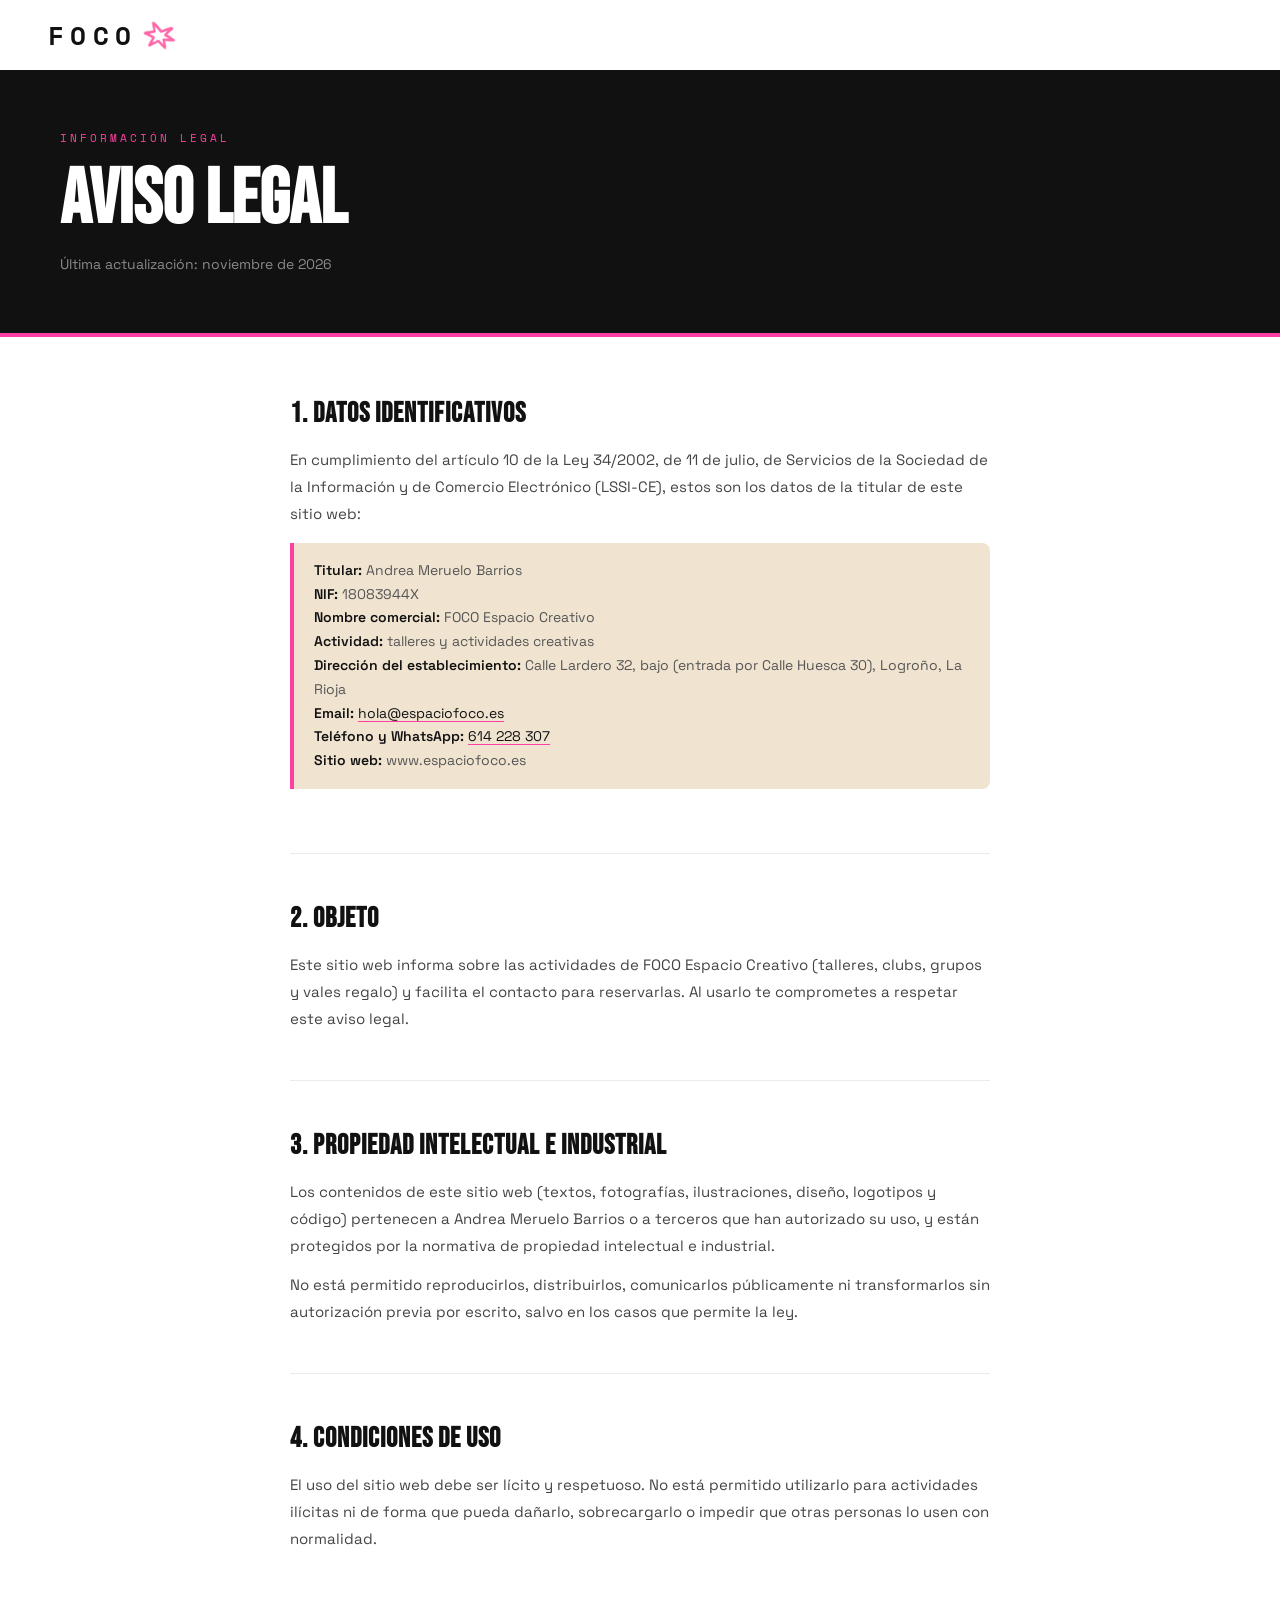
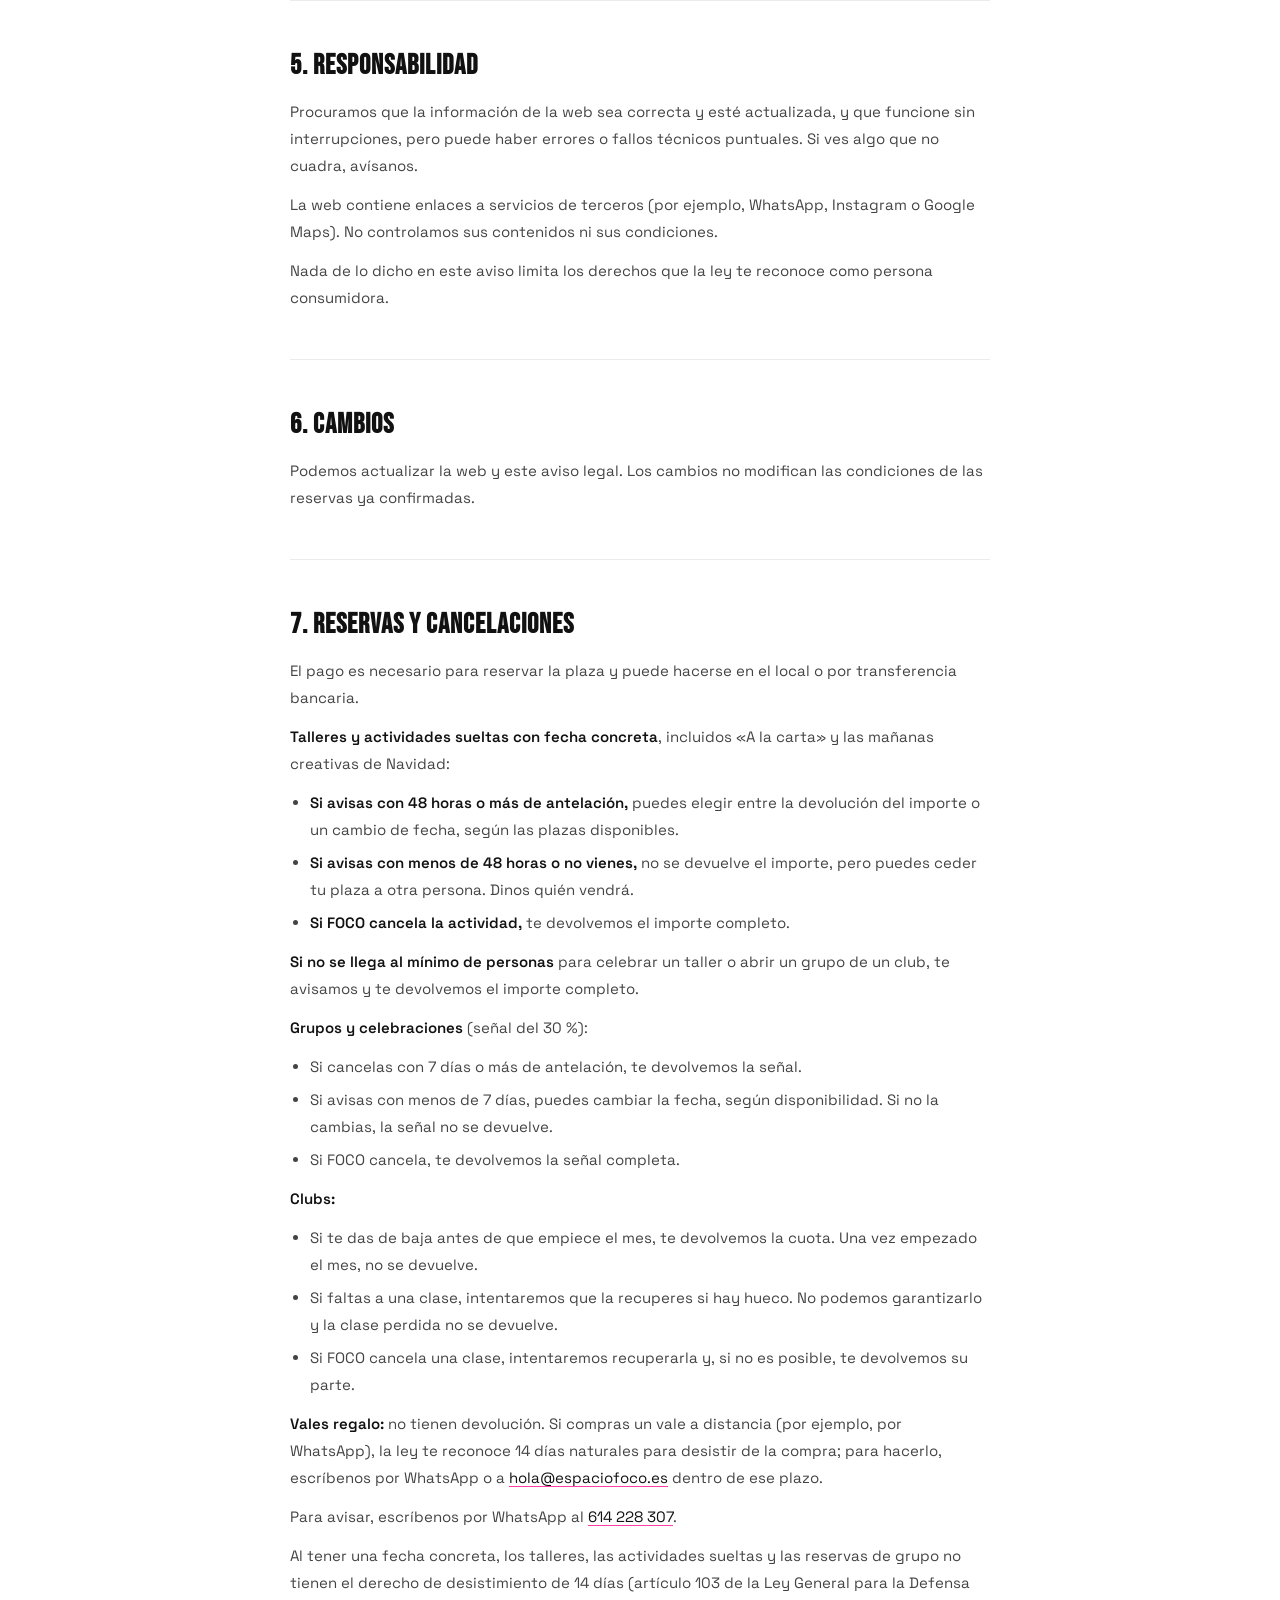
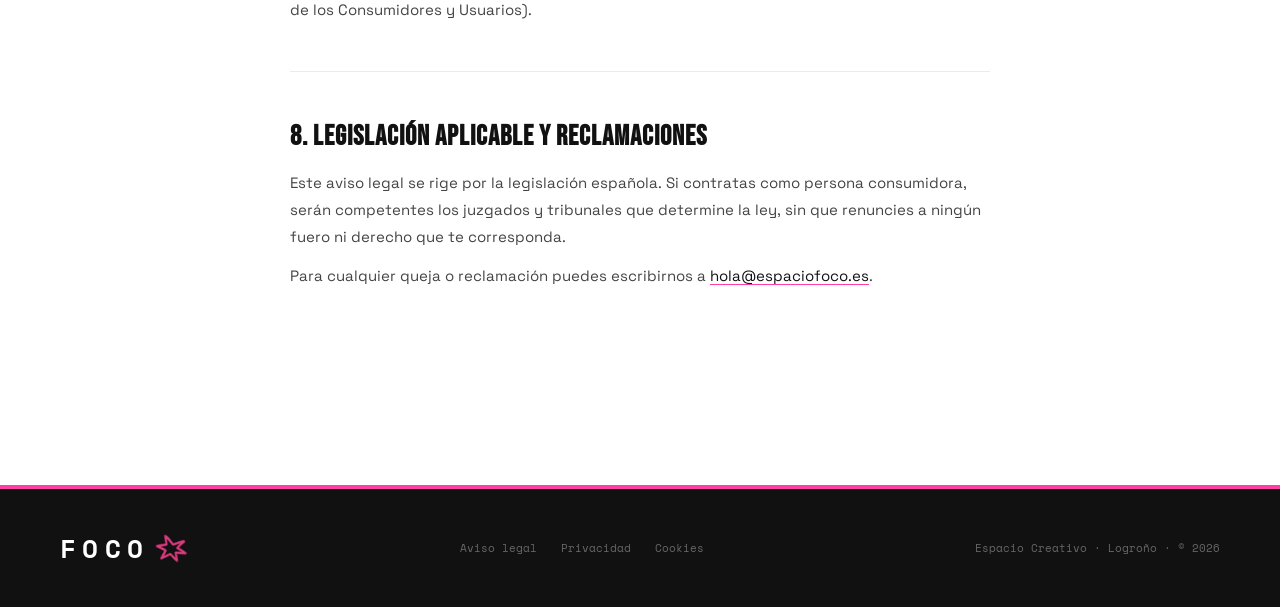
<file: aviso-legal.html>
<!DOCTYPE html>
<html lang="es">
<head>
<meta charset="UTF-8">
<meta name="viewport" content="width=device-width, initial-scale=1.0">
<title>Aviso Legal — FOCO Espacio Creativo</title>
<link rel="icon" type="image/svg+xml" href="/images/estrella-foco.svg">
<link rel="preload" href="/fonts/space-grotesk-latin-400-normal.woff2" as="font" type="font/woff2" crossorigin>
<link rel="stylesheet" href="/fonts/fonts.css">
<script src="https://identity.netlify.com/v1/netlify-identity-widget.js"></script>
<style>
*, *::before, *::after { box-sizing:border-box; margin:0; padding:0; }
:root {
  --pink: #FF3FA4;
  --black: #111111;
  --white: #FFFFFF;
  --grey: #EBEBEB;
  --grey-mid: #8A8A8A;
  --kraft: #C8A87A;
  --kraft-light: #F0E4D0;
}
html { scroll-behavior: smooth; }
body { font-family:'Space Grotesk',sans-serif; background:var(--white); color:var(--black); overflow-x:hidden; }

nav.nav { position:fixed; top:0; left:0; right:0; z-index:200; display:flex; align-items:center; justify-content:space-between; padding:1rem 3rem; background:rgba(255,255,255,0.95); backdrop-filter:blur(16px); border-bottom:1.5px solid var(--black); transition:transform .3s ease; }
.nav-logo { font-family:'Space Mono',monospace; font-size:1.6rem; font-weight:700; letter-spacing:.25em; color:var(--black); text-decoration:none; }
.logo-estrella { height:1.3em; width:auto; margin-left:.15em; vertical-align:-.28em; display:inline-block; }

.legal-hero { margin-top:70px; background:var(--black); padding:60px; border-bottom:4px solid var(--pink); }
.legal-hero-tag { font-family:'Space Mono',monospace; font-size:11px; color:var(--pink); text-transform:uppercase; letter-spacing:3px; margin-bottom:16px; }
.legal-hero h1 { font-family:'Bebas Neue',cursive; font-size:clamp(3rem,6vw,5rem); color:var(--white); line-height:1; }
.legal-hero-sub { font-family:'Space Grotesk',sans-serif; font-size:14px; color:var(--grey-mid); margin-top:16px; }

.legal-body { max-width:780px; margin:0 auto; padding:60px 40px 100px; }

.legal-section { margin-bottom:48px; padding-bottom:48px; border-bottom:1px solid var(--grey); }
.legal-section:last-child { border-bottom:none; }
.legal-section[id] { scroll-margin-top:90px; }
.legal-section ul { margin:12px 0 12px 20px; }
.legal-section ul li { font-size:15px; color:#444; line-height:1.8; margin-bottom:6px; }
.legal-section h2 { font-family:'Bebas Neue',cursive; font-size:28px; color:var(--black); margin-bottom:16px; letter-spacing:1px; }
.legal-section p { font-size:15px; color:#444; line-height:1.8; margin-bottom:12px; }
.legal-section p:last-child { margin-bottom:0; }
.legal-section strong { color:var(--black); font-weight:600; }
.legal-section a { color:var(--black); text-decoration-color:var(--pink); text-underline-offset:3px; overflow-wrap:anywhere; }
.legal-highlight { background:var(--kraft-light); border-left:4px solid var(--pink); padding:16px 20px; border-radius:0 8px 8px 0; margin:16px 0; font-size:14px; color:#555; line-height:1.7; }

.footer { background:var(--black); border-top:4px solid var(--pink); padding:40px 60px; display:flex; justify-content:space-between; align-items:center; flex-wrap:wrap; gap:16px; }
.footer-logo { font-family:'Space Mono',monospace; font-size:1.6rem; font-weight:700; letter-spacing:.25em; color:#fff; }
.footer-links { display:flex; gap:24px; flex-wrap:wrap; }
.footer-links a { font-family:'Space Mono',monospace; font-size:11px; color:#666; text-decoration:none; transition:color .2s; }
.footer-links a:hover { color:var(--pink); }
.footer-right { font-family:'Space Mono',monospace; font-size:11px; color:#666; }

@media(max-width:640px) {
  nav.nav { padding:.8rem 1rem; }
  .legal-hero { padding:40px 24px; }
  .legal-body { padding:40px 24px 80px; }
  .footer { flex-direction:column; padding:32px 24px; text-align:center; }
  .footer-links { justify-content:center; }
}
</style>
</head>
<body>

<nav class="nav">
  <a href="/" class="nav-logo" aria-label="FOCO">FOCO<img class="logo-estrella" src="/images/estrella-foco.svg" alt="" width="40" height="37"></a>
</nav>

<div class="legal-hero">
  <div class="legal-hero-tag">Información legal</div>
  <h1>Aviso Legal</h1>
  <p class="legal-hero-sub">Última actualización: noviembre de 2026</p>
</div>

<div class="legal-body">

  <div class="legal-section">
    <h2>1. Datos identificativos</h2>
    <p>En cumplimiento del artículo 10 de la Ley 34/2002, de 11 de julio, de Servicios de la Sociedad de la Información y de Comercio Electrónico (LSSI-CE), estos son los datos de la titular de este sitio web:</p>
    <div class="legal-highlight">
      <strong>Titular:</strong> Andrea Meruelo Barrios<br>
      <strong>NIF:</strong> 18083944X<br>
      <strong>Nombre comercial:</strong> FOCO Espacio Creativo<br>
      <strong>Actividad:</strong> talleres y actividades creativas<br>
      <strong>Dirección del establecimiento:</strong> Calle Lardero 32, bajo (entrada por Calle Huesca 30), Logroño, La Rioja<br>
      <strong>Email:</strong> <a href="mailto:hola@espaciofoco.es">hola@espaciofoco.es</a><br>
      <strong>Teléfono y WhatsApp:</strong> <a href="https://wa.me/34614228307">614 228 307</a><br>
      <strong>Sitio web:</strong> www.espaciofoco.es
    </div>
  </div>

  <div class="legal-section">
    <h2>2. Objeto</h2>
    <p>Este sitio web informa sobre las actividades de FOCO Espacio Creativo (talleres, clubs, grupos y vales regalo) y facilita el contacto para reservarlas. Al usarlo te comprometes a respetar este aviso legal.</p>
  </div>

  <div class="legal-section">
    <h2>3. Propiedad intelectual e industrial</h2>
    <p>Los contenidos de este sitio web (textos, fotografías, ilustraciones, diseño, logotipos y código) pertenecen a Andrea Meruelo Barrios o a terceros que han autorizado su uso, y están protegidos por la normativa de propiedad intelectual e industrial.</p>
    <p>No está permitido reproducirlos, distribuirlos, comunicarlos públicamente ni transformarlos sin autorización previa por escrito, salvo en los casos que permite la ley.</p>
  </div>

  <div class="legal-section">
    <h2>4. Condiciones de uso</h2>
    <p>El uso del sitio web debe ser lícito y respetuoso. No está permitido utilizarlo para actividades ilícitas ni de forma que pueda dañarlo, sobrecargarlo o impedir que otras personas lo usen con normalidad.</p>
  </div>

  <div class="legal-section">
    <h2>5. Responsabilidad</h2>
    <p>Procuramos que la información de la web sea correcta y esté actualizada, y que funcione sin interrupciones, pero puede haber errores o fallos técnicos puntuales. Si ves algo que no cuadra, avísanos.</p>
    <p>La web contiene enlaces a servicios de terceros (por ejemplo, WhatsApp, Instagram o Google Maps). No controlamos sus contenidos ni sus condiciones.</p>
    <p>Nada de lo dicho en este aviso limita los derechos que la ley te reconoce como persona consumidora.</p>
  </div>

  <div class="legal-section">
    <h2>6. Cambios</h2>
    <p>Podemos actualizar la web y este aviso legal. Los cambios no modifican las condiciones de las reservas ya confirmadas.</p>
  </div>

  <div class="legal-section" id="cancelaciones">
    <h2>7. Reservas y cancelaciones</h2>
    <p>El pago es necesario para reservar la plaza y puede hacerse en el local o por transferencia bancaria.</p>
    <p><strong>Talleres y actividades sueltas con fecha concreta</strong>, incluidos «A la carta» y las mañanas creativas de Navidad:</p>
    <ul>
      <li><strong>Si avisas con 48 horas o más de antelación,</strong> puedes elegir entre la devolución del importe o un cambio de fecha, según las plazas disponibles.</li>
      <li><strong>Si avisas con menos de 48 horas o no vienes,</strong> no se devuelve el importe, pero puedes ceder tu plaza a otra persona. Dinos quién vendrá.</li>
      <li><strong>Si FOCO cancela la actividad,</strong> te devolvemos el importe completo.</li>
    </ul>
    <p><strong>Si no se llega al mínimo de personas</strong> para celebrar un taller o abrir un grupo de un club, te avisamos y te devolvemos el importe completo.</p>
    <p><strong>Grupos y celebraciones</strong> (señal del 30&nbsp;%):</p>
    <ul>
      <li>Si cancelas con 7 días o más de antelación, te devolvemos la señal.</li>
      <li>Si avisas con menos de 7 días, puedes cambiar la fecha, según disponibilidad. Si no la cambias, la señal no se devuelve.</li>
      <li>Si FOCO cancela, te devolvemos la señal completa.</li>
    </ul>
    <p><strong>Clubs:</strong></p>
    <ul>
      <li>Si te das de baja antes de que empiece el mes, te devolvemos la cuota. Una vez empezado el mes, no se devuelve.</li>
      <li>Si faltas a una clase, intentaremos que la recuperes si hay hueco. No podemos garantizarlo y la clase perdida no se devuelve.</li>
      <li>Si FOCO cancela una clase, intentaremos recuperarla y, si no es posible, te devolvemos su parte.</li>
    </ul>
    <p><strong>Vales regalo:</strong> no tienen devolución. Si compras un vale a distancia (por ejemplo, por WhatsApp), la ley te reconoce 14 días naturales para desistir de la compra; para hacerlo, escríbenos por WhatsApp o a <a href="mailto:hola@espaciofoco.es">hola@espaciofoco.es</a> dentro de ese plazo.</p>
    <p>Para avisar, escríbenos por WhatsApp al <a href="https://wa.me/34614228307">614 228 307</a>.</p>
    <p>Al tener una fecha concreta, los talleres, las actividades sueltas y las reservas de grupo no tienen el derecho de desistimiento de 14 días (artículo 103 de la Ley General para la Defensa de los Consumidores y Usuarios).</p>
  </div>

  <div class="legal-section">
    <h2>8. Legislación aplicable y reclamaciones</h2>
    <p>Este aviso legal se rige por la legislación española. Si contratas como persona consumidora, serán competentes los juzgados y tribunales que determine la ley, sin que renuncies a ningún fuero ni derecho que te corresponda.</p>
    <p>Para cualquier queja o reclamación puedes escribirnos a <a href="mailto:hola@espaciofoco.es">hola@espaciofoco.es</a>.</p>
  </div>

</div>

<footer class="footer">
  <div class="footer-logo" aria-label="FOCO">FOCO<img class="logo-estrella" src="/images/estrella-foco.svg" alt="" width="40" height="37"></div>
  <div class="footer-links">
    <a href="/aviso-legal.html">Aviso legal</a>
    <a href="/privacidad.html">Privacidad</a>
    <a href="/cookies.html">Cookies</a>
  </div>
  <div class="footer-right">Espacio Creativo · Logroño · © 2026</div>
</footer>

</body>
</html>
</file>
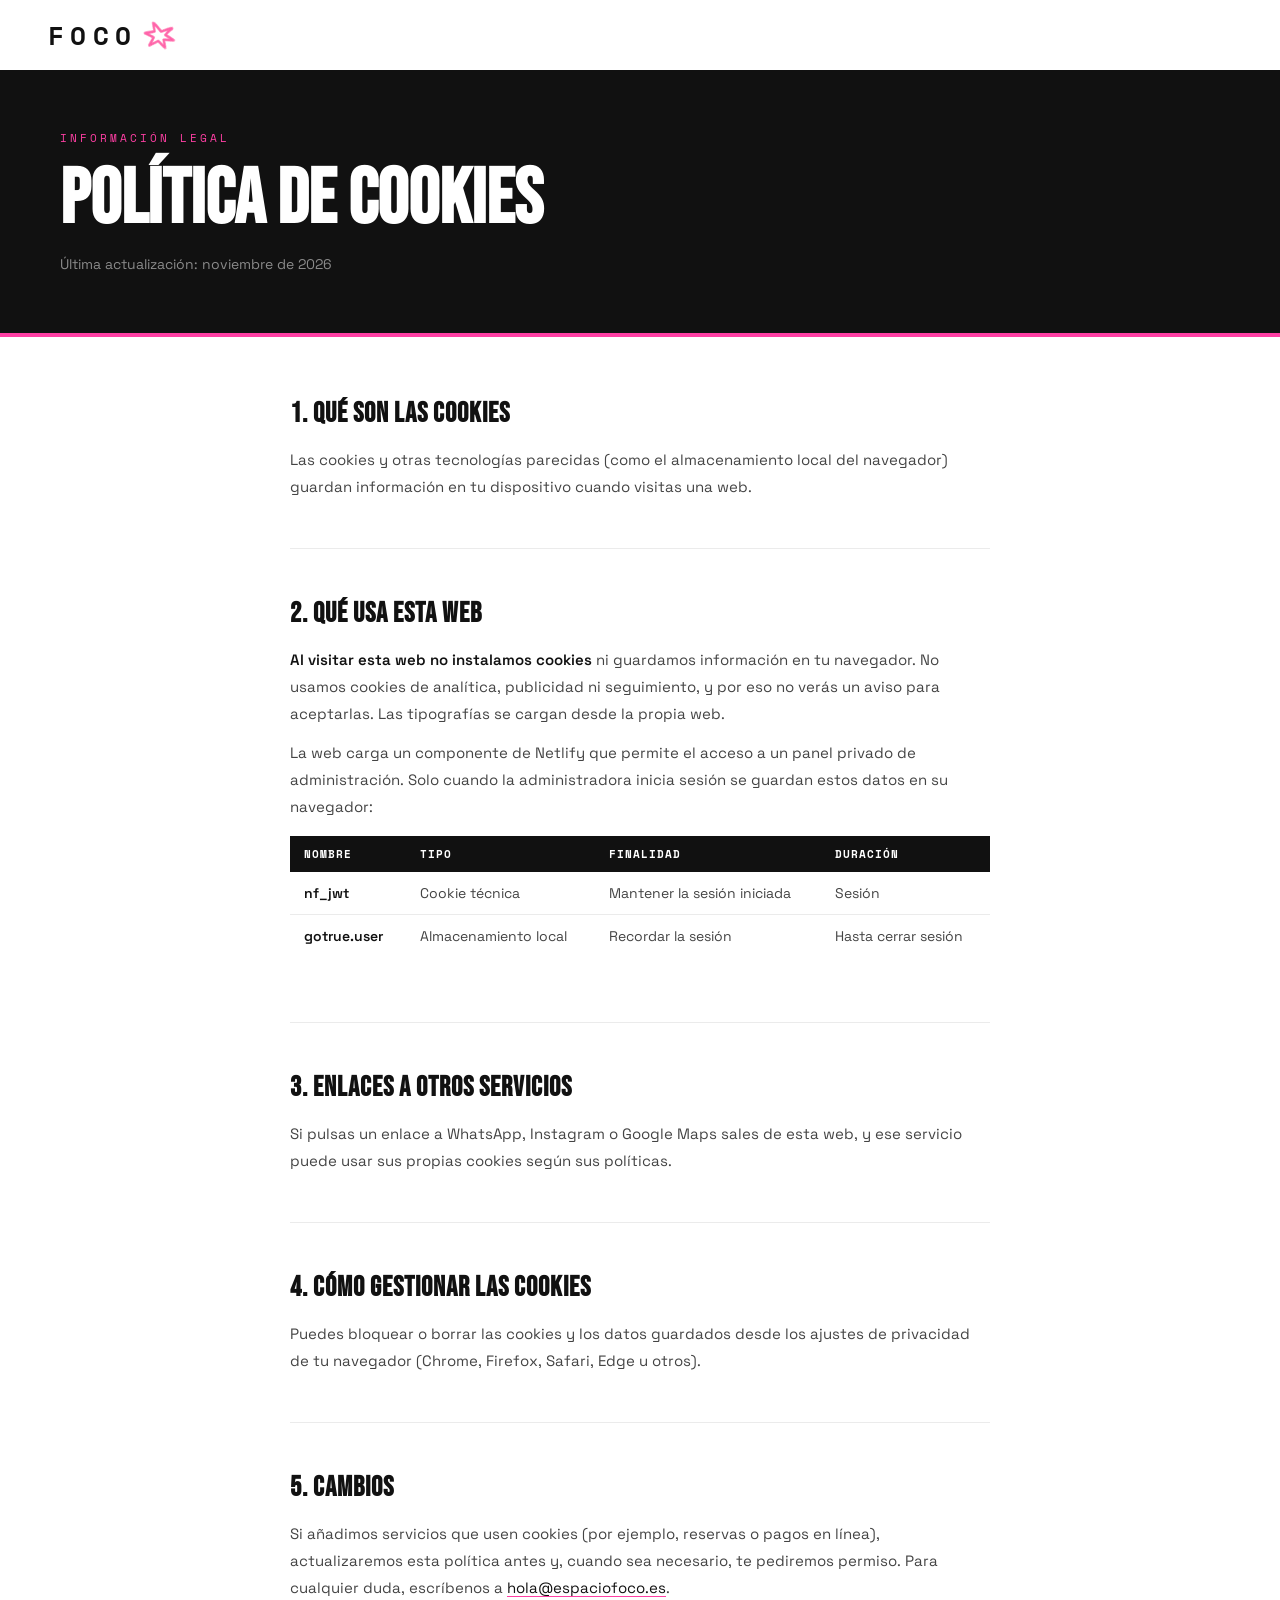
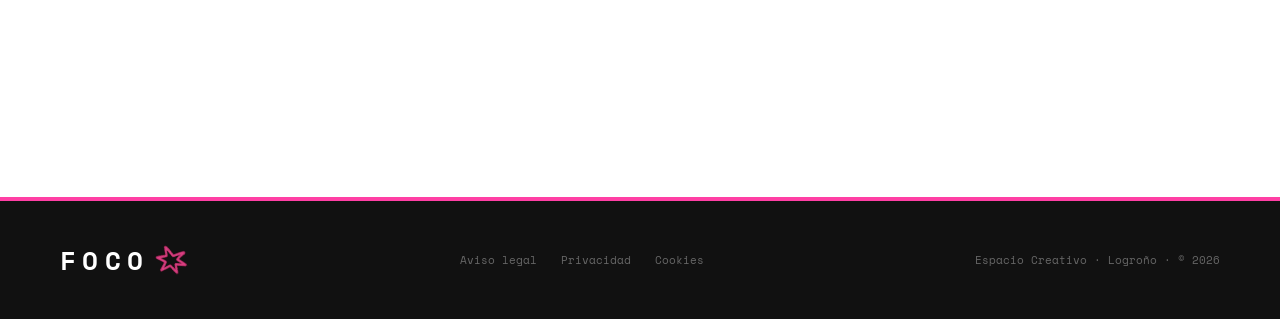
<file: cookies.html>
<!DOCTYPE html>
<html lang="es">
<head>
<meta charset="UTF-8">
<meta name="viewport" content="width=device-width, initial-scale=1.0">
<title>Política de Cookies — FOCO Espacio Creativo</title>
<link rel="icon" type="image/svg+xml" href="/images/estrella-foco.svg">
<link rel="preload" href="/fonts/space-grotesk-latin-400-normal.woff2" as="font" type="font/woff2" crossorigin>
<link rel="stylesheet" href="/fonts/fonts.css">
<script src="https://identity.netlify.com/v1/netlify-identity-widget.js"></script>
<style>
*, *::before, *::after { box-sizing:border-box; margin:0; padding:0; }
:root {
  --pink: #FF3FA4;
  --black: #111111;
  --white: #FFFFFF;
  --grey: #EBEBEB;
  --grey-mid: #8A8A8A;
  --kraft: #C8A87A;
  --kraft-light: #F0E4D0;
}
html { scroll-behavior: smooth; }
body { font-family:'Space Grotesk',sans-serif; background:var(--white); color:var(--black); overflow-x:hidden; }
nav.nav { position:fixed; top:0; left:0; right:0; z-index:200; display:flex; align-items:center; justify-content:space-between; padding:1rem 3rem; background:rgba(255,255,255,0.95); backdrop-filter:blur(16px); border-bottom:1.5px solid var(--black); transition:transform .3s ease; }
.nav-logo { font-family:'Space Mono',monospace; font-size:1.6rem; font-weight:700; letter-spacing:.25em; color:var(--black); text-decoration:none; }
.logo-estrella { height:1.3em; width:auto; margin-left:.15em; vertical-align:-.28em; display:inline-block; }
.legal-hero { margin-top:70px; background:var(--black); padding:60px; border-bottom:4px solid var(--pink); }
.legal-hero-tag { font-family:'Space Mono',monospace; font-size:11px; color:var(--pink); text-transform:uppercase; letter-spacing:3px; margin-bottom:16px; }
.legal-hero h1 { font-family:'Bebas Neue',cursive; font-size:clamp(3rem,6vw,5rem); color:var(--white); line-height:1; }
.legal-hero-sub { font-family:'Space Grotesk',sans-serif; font-size:14px; color:var(--grey-mid); margin-top:16px; }
.legal-body { max-width:780px; margin:0 auto; padding:60px 40px 100px; }
.legal-section { margin-bottom:48px; padding-bottom:48px; border-bottom:1px solid var(--grey); }
.legal-section:last-child { border-bottom:none; }
.legal-section h2 { font-family:'Bebas Neue',cursive; font-size:28px; color:var(--black); margin-bottom:16px; letter-spacing:1px; }
.legal-section p { font-size:15px; color:#444; line-height:1.8; margin-bottom:12px; }
.legal-section p:last-child { margin-bottom:0; }
.legal-section strong { color:var(--black); font-weight:600; }
.legal-section a { color:var(--black); text-decoration-color:var(--pink); text-underline-offset:3px; overflow-wrap:anywhere; }
.legal-section ul { margin:12px 0 12px 20px; }
.legal-section ul li { font-size:15px; color:#444; line-height:1.8; margin-bottom:6px; }
.legal-highlight { background:var(--kraft-light); border-left:4px solid var(--pink); padding:16px 20px; border-radius:0 8px 8px 0; margin:16px 0; font-size:14px; color:#555; line-height:1.7; }
.cookie-table { width:100%; border-collapse:collapse; margin:16px 0; font-size:14px; }
.cookie-table th { background:var(--black); color:var(--white); padding:10px 14px; text-align:left; font-family:'Space Mono',monospace; font-size:11px; text-transform:uppercase; letter-spacing:1px; }
.cookie-table td { padding:10px 14px; border-bottom:1px solid var(--grey); color:#444; line-height:1.6; }
.cookie-table tr:last-child td { border-bottom:none; }
.footer { background:var(--black); border-top:4px solid var(--pink); padding:40px 60px; display:flex; justify-content:space-between; align-items:center; flex-wrap:wrap; gap:16px; }
.footer-logo { font-family:'Space Mono',monospace; font-size:1.6rem; font-weight:700; letter-spacing:.25em; color:#fff; }
.footer-links { display:flex; gap:24px; flex-wrap:wrap; }
.footer-links a { font-family:'Space Mono',monospace; font-size:11px; color:#666; text-decoration:none; transition:color .2s; }
.footer-links a:hover { color:var(--pink); }
.footer-right { font-family:'Space Mono',monospace; font-size:11px; color:#666; }
@media(max-width:640px) {
  nav.nav { padding:.8rem 1rem; }
  .legal-hero { padding:40px 24px; }
  .legal-body { padding:40px 24px 80px; }
  .footer { flex-direction:column; padding:32px 24px; text-align:center; }
  .footer-links { justify-content:center; }
  .cookie-table { font-size:12px; }
  .cookie-table { table-layout:fixed; }
  .cookie-table th, .cookie-table td { padding:8px 6px; overflow-wrap:anywhere; vertical-align:top; }
  .cookie-table th { font-size:9px; letter-spacing:0; }
}
</style>
</head>
<body>

<nav class="nav">
  <a href="/" class="nav-logo" aria-label="FOCO">FOCO<img class="logo-estrella" src="/images/estrella-foco.svg" alt="" width="40" height="37"></a>
</nav>

<div class="legal-hero">
  <div class="legal-hero-tag">Información legal</div>
  <h1>Política de Cookies</h1>
  <p class="legal-hero-sub">Última actualización: noviembre de 2026</p>
</div>

<div class="legal-body">

  <div class="legal-section">
    <h2>1. Qué son las cookies</h2>
    <p>Las cookies y otras tecnologías parecidas (como el almacenamiento local del navegador) guardan información en tu dispositivo cuando visitas una web.</p>
  </div>

  <div class="legal-section">
    <h2>2. Qué usa esta web</h2>
    <p><strong>Al visitar esta web no instalamos cookies</strong> ni guardamos información en tu navegador. No usamos cookies de analítica, publicidad ni seguimiento, y por eso no verás un aviso para aceptarlas. Las tipografías se cargan desde la propia web.</p>
    <p>La web carga un componente de Netlify que permite el acceso a un panel privado de administración. Solo cuando la administradora inicia sesión se guardan estos datos en su navegador:</p>
    <table class="cookie-table">
      <tr>
        <th>Nombre</th>
        <th>Tipo</th>
        <th>Finalidad</th>
        <th>Duración</th>
      </tr>
      <tr>
        <td><strong>nf_jwt</strong></td>
        <td>Cookie técnica</td>
        <td>Mantener la sesión iniciada</td>
        <td>Sesión</td>
      </tr>
      <tr>
        <td><strong>gotrue.user</strong></td>
        <td>Almacenamiento local</td>
        <td>Recordar la sesión</td>
        <td>Hasta cerrar sesión</td>
      </tr>
    </table>
  </div>

  <div class="legal-section">
    <h2>3. Enlaces a otros servicios</h2>
    <p>Si pulsas un enlace a WhatsApp, Instagram o Google Maps sales de esta web, y ese servicio puede usar sus propias cookies según sus políticas.</p>
  </div>

  <div class="legal-section">
    <h2>4. Cómo gestionar las cookies</h2>
    <p>Puedes bloquear o borrar las cookies y los datos guardados desde los ajustes de privacidad de tu navegador (Chrome, Firefox, Safari, Edge u otros).</p>
  </div>

  <div class="legal-section">
    <h2>5. Cambios</h2>
    <p>Si añadimos servicios que usen cookies (por ejemplo, reservas o pagos en línea), actualizaremos esta política antes y, cuando sea necesario, te pediremos permiso. Para cualquier duda, escríbenos a <a href="mailto:hola@espaciofoco.es">hola@espaciofoco.es</a>.</p>
  </div>

</div>

<footer class="footer">
  <div class="footer-logo" aria-label="FOCO">FOCO<img class="logo-estrella" src="/images/estrella-foco.svg" alt="" width="40" height="37"></div>
  <div class="footer-links">
    <a href="/aviso-legal.html">Aviso legal</a>
    <a href="/privacidad.html">Privacidad</a>
    <a href="/cookies.html">Cookies</a>
  </div>
  <div class="footer-right">Espacio Creativo · Logroño · © 2026</div>
</footer>

</body>
</html>
</file>
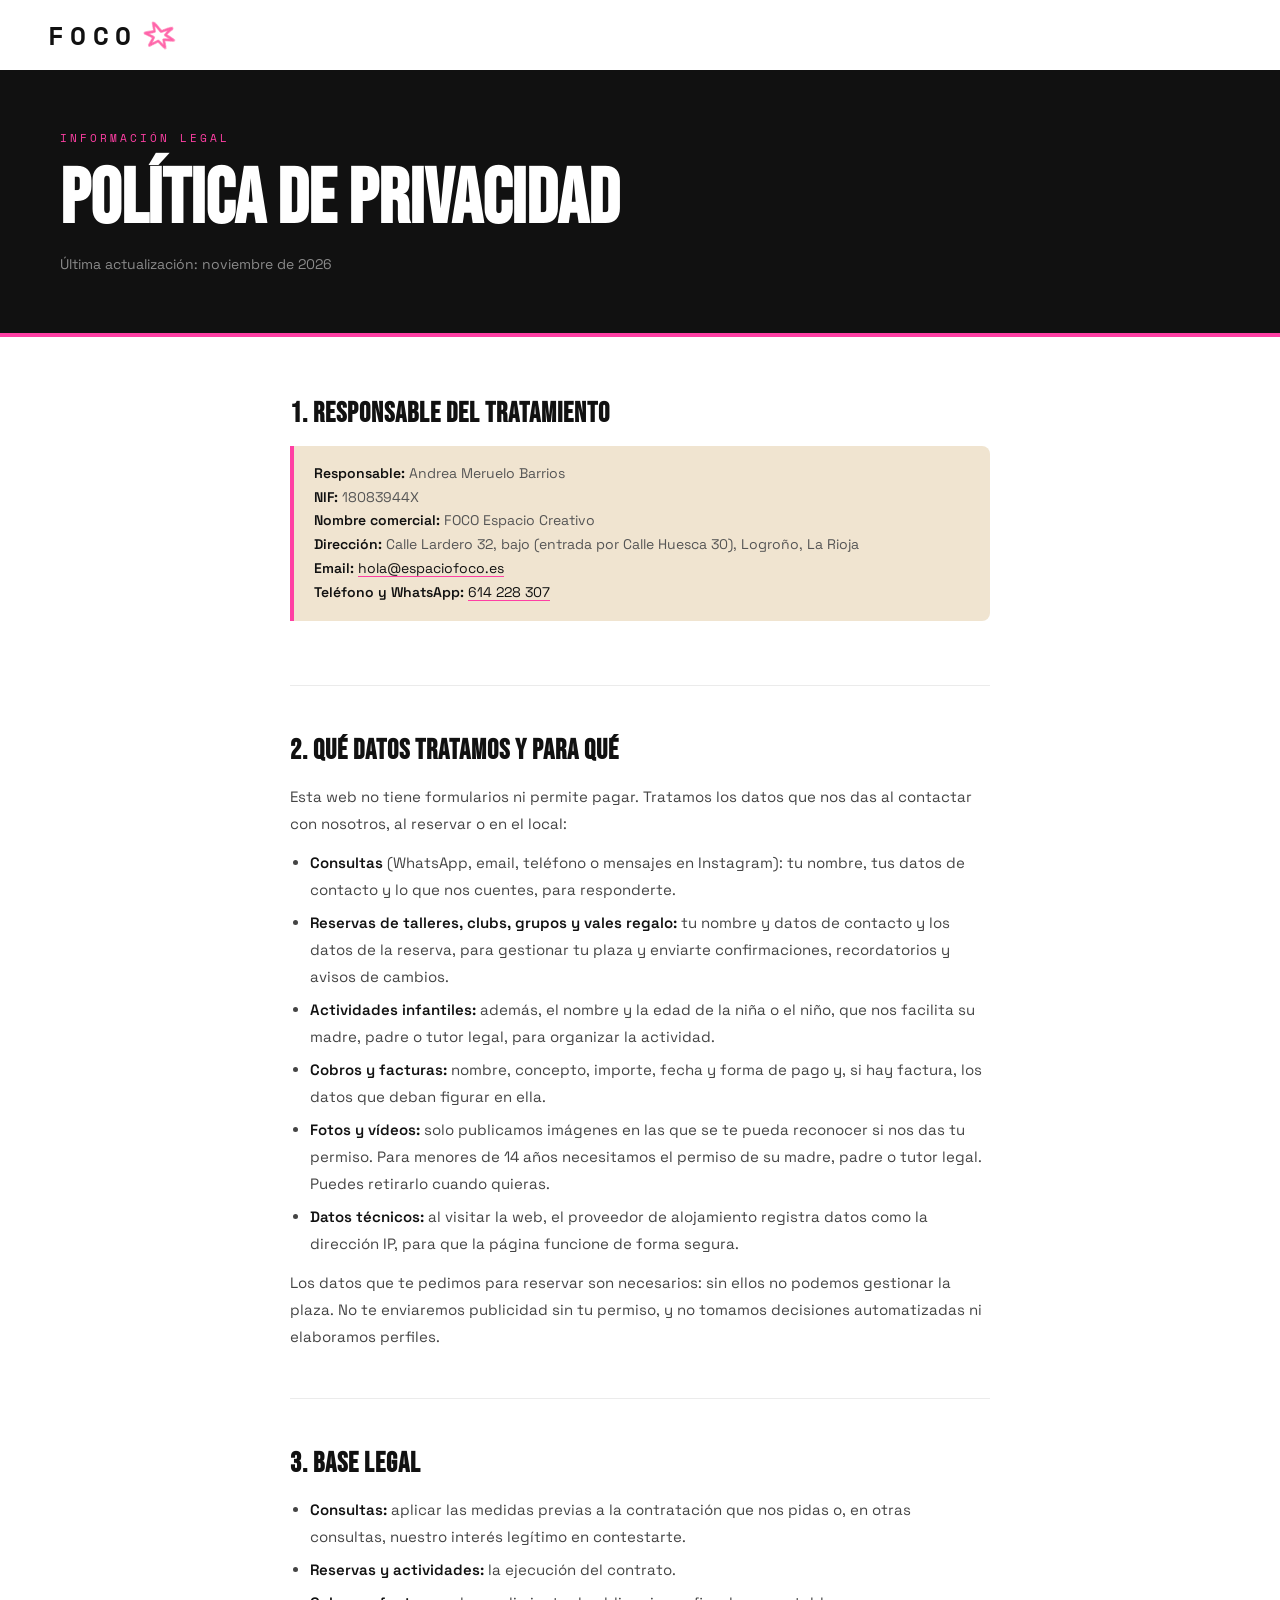
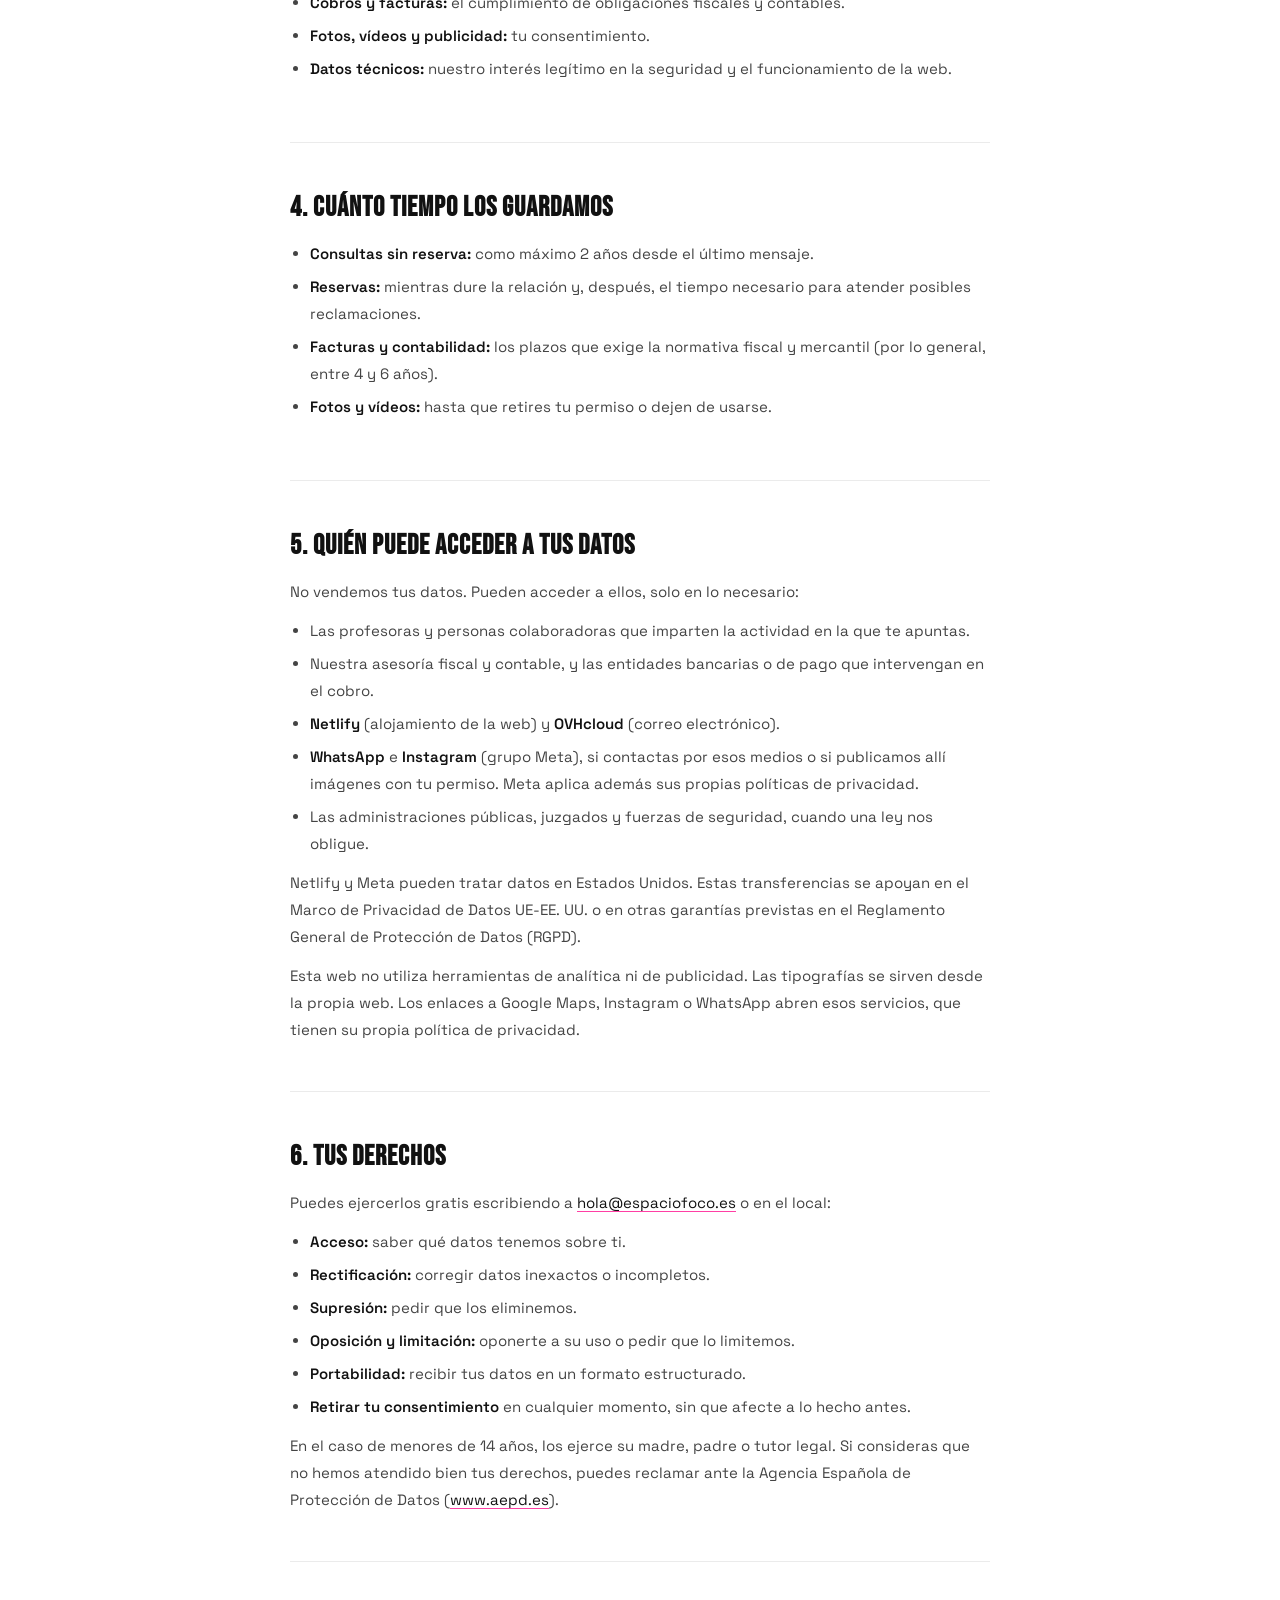
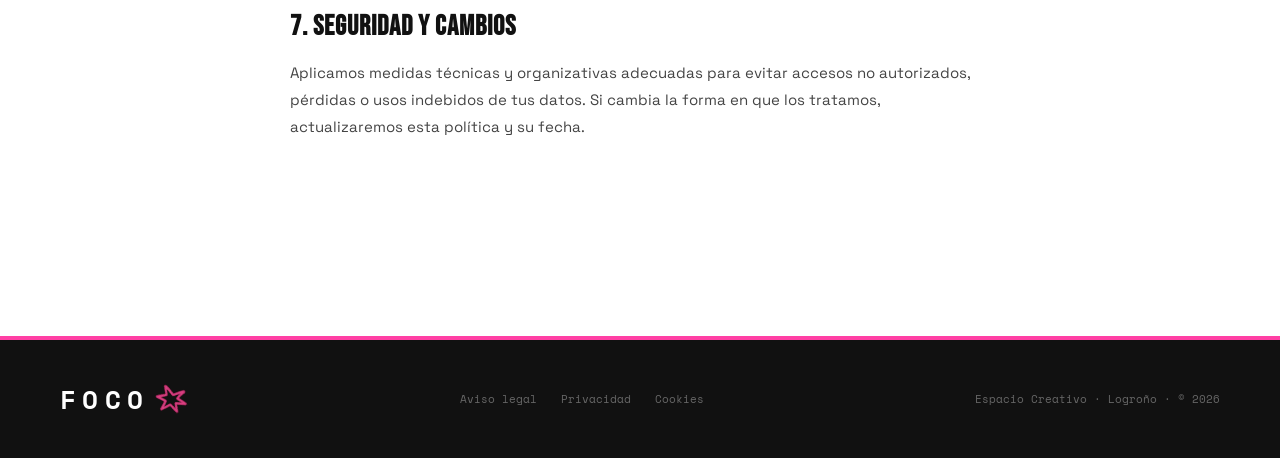
<file: privacidad.html>
<!DOCTYPE html>
<html lang="es">
<head>
<meta charset="UTF-8">
<meta name="viewport" content="width=device-width, initial-scale=1.0">
<title>Política de Privacidad — FOCO Espacio Creativo</title>
<link rel="icon" type="image/svg+xml" href="/images/estrella-foco.svg">
<link rel="preload" href="/fonts/space-grotesk-latin-400-normal.woff2" as="font" type="font/woff2" crossorigin>
<link rel="stylesheet" href="/fonts/fonts.css">
<script src="https://identity.netlify.com/v1/netlify-identity-widget.js"></script>
<style>
*, *::before, *::after { box-sizing:border-box; margin:0; padding:0; }
:root {
  --pink: #FF3FA4;
  --black: #111111;
  --white: #FFFFFF;
  --grey: #EBEBEB;
  --grey-mid: #8A8A8A;
  --kraft: #C8A87A;
  --kraft-light: #F0E4D0;
}
html { scroll-behavior: smooth; }
body { font-family:'Space Grotesk',sans-serif; background:var(--white); color:var(--black); overflow-x:hidden; }
nav.nav { position:fixed; top:0; left:0; right:0; z-index:200; display:flex; align-items:center; justify-content:space-between; padding:1rem 3rem; background:rgba(255,255,255,0.95); backdrop-filter:blur(16px); border-bottom:1.5px solid var(--black); transition:transform .3s ease; }
.nav-logo { font-family:'Space Mono',monospace; font-size:1.6rem; font-weight:700; letter-spacing:.25em; color:var(--black); text-decoration:none; }
.logo-estrella { height:1.3em; width:auto; margin-left:.15em; vertical-align:-.28em; display:inline-block; }
.legal-hero { margin-top:70px; background:var(--black); padding:60px; border-bottom:4px solid var(--pink); }
.legal-hero-tag { font-family:'Space Mono',monospace; font-size:11px; color:var(--pink); text-transform:uppercase; letter-spacing:3px; margin-bottom:16px; }
.legal-hero h1 { font-family:'Bebas Neue',cursive; font-size:clamp(3rem,6vw,5rem); color:var(--white); line-height:1; }
.legal-hero-sub { font-family:'Space Grotesk',sans-serif; font-size:14px; color:var(--grey-mid); margin-top:16px; }
.legal-body { max-width:780px; margin:0 auto; padding:60px 40px 100px; }
.legal-section { margin-bottom:48px; padding-bottom:48px; border-bottom:1px solid var(--grey); }
.legal-section:last-child { border-bottom:none; }
.legal-section h2 { font-family:'Bebas Neue',cursive; font-size:28px; color:var(--black); margin-bottom:16px; letter-spacing:1px; }
.legal-section p { font-size:15px; color:#444; line-height:1.8; margin-bottom:12px; }
.legal-section p:last-child { margin-bottom:0; }
.legal-section strong { color:var(--black); font-weight:600; }
.legal-section a { color:var(--black); text-decoration-color:var(--pink); text-underline-offset:3px; overflow-wrap:anywhere; }
.legal-section ul { margin:12px 0 12px 20px; }
.legal-section ul li { font-size:15px; color:#444; line-height:1.8; margin-bottom:6px; }
.legal-highlight { background:var(--kraft-light); border-left:4px solid var(--pink); padding:16px 20px; border-radius:0 8px 8px 0; margin:16px 0; font-size:14px; color:#555; line-height:1.7; }
.footer { background:var(--black); border-top:4px solid var(--pink); padding:40px 60px; display:flex; justify-content:space-between; align-items:center; flex-wrap:wrap; gap:16px; }
.footer-logo { font-family:'Space Mono',monospace; font-size:1.6rem; font-weight:700; letter-spacing:.25em; color:#fff; }
.footer-links { display:flex; gap:24px; flex-wrap:wrap; }
.footer-links a { font-family:'Space Mono',monospace; font-size:11px; color:#666; text-decoration:none; transition:color .2s; }
.footer-links a:hover { color:var(--pink); }
.footer-right { font-family:'Space Mono',monospace; font-size:11px; color:#666; }
@media(max-width:640px) {
  nav.nav { padding:.8rem 1rem; }
  .legal-hero { padding:40px 24px; }
  .legal-body { padding:40px 24px 80px; }
  .footer { flex-direction:column; padding:32px 24px; text-align:center; }
  .footer-links { justify-content:center; }
}
</style>
</head>
<body>

<nav class="nav">
  <a href="/" class="nav-logo" aria-label="FOCO">FOCO<img class="logo-estrella" src="/images/estrella-foco.svg" alt="" width="40" height="37"></a>
</nav>

<div class="legal-hero">
  <div class="legal-hero-tag">Información legal</div>
  <h1>Política de Privacidad</h1>
  <p class="legal-hero-sub">Última actualización: noviembre de 2026</p>
</div>

<div class="legal-body">

  <div class="legal-section">
    <h2>1. Responsable del tratamiento</h2>
    <div class="legal-highlight">
      <strong>Responsable:</strong> Andrea Meruelo Barrios<br>
      <strong>NIF:</strong> 18083944X<br>
      <strong>Nombre comercial:</strong> FOCO Espacio Creativo<br>
      <strong>Dirección:</strong> Calle Lardero 32, bajo (entrada por Calle Huesca 30), Logroño, La Rioja<br>
      <strong>Email:</strong> <a href="mailto:hola@espaciofoco.es">hola@espaciofoco.es</a><br>
      <strong>Teléfono y WhatsApp:</strong> <a href="https://wa.me/34614228307">614 228 307</a>
    </div>
  </div>

  <div class="legal-section">
    <h2>2. Qué datos tratamos y para qué</h2>
    <p>Esta web no tiene formularios ni permite pagar. Tratamos los datos que nos das al contactar con nosotros, al reservar o en el local:</p>
    <ul>
      <li><strong>Consultas</strong> (WhatsApp, email, teléfono o mensajes en Instagram): tu nombre, tus datos de contacto y lo que nos cuentes, para responderte.</li>
      <li><strong>Reservas de talleres, clubs, grupos y vales regalo:</strong> tu nombre y datos de contacto y los datos de la reserva, para gestionar tu plaza y enviarte confirmaciones, recordatorios y avisos de cambios.</li>
      <li><strong>Actividades infantiles:</strong> además, el nombre y la edad de la niña o el niño, que nos facilita su madre, padre o tutor legal, para organizar la actividad.</li>
      <li><strong>Cobros y facturas:</strong> nombre, concepto, importe, fecha y forma de pago y, si hay factura, los datos que deban figurar en ella.</li>
      <li><strong>Fotos y vídeos:</strong> solo publicamos imágenes en las que se te pueda reconocer si nos das tu permiso. Para menores de 14 años necesitamos el permiso de su madre, padre o tutor legal. Puedes retirarlo cuando quieras.</li>
      <li><strong>Datos técnicos:</strong> al visitar la web, el proveedor de alojamiento registra datos como la dirección IP, para que la página funcione de forma segura.</li>
    </ul>
    <p>Los datos que te pedimos para reservar son necesarios: sin ellos no podemos gestionar la plaza. No te enviaremos publicidad sin tu permiso, y no tomamos decisiones automatizadas ni elaboramos perfiles.</p>
  </div>

  <div class="legal-section">
    <h2>3. Base legal</h2>
    <ul>
      <li><strong>Consultas:</strong> aplicar las medidas previas a la contratación que nos pidas o, en otras consultas, nuestro interés legítimo en contestarte.</li>
      <li><strong>Reservas y actividades:</strong> la ejecución del contrato.</li>
      <li><strong>Cobros y facturas:</strong> el cumplimiento de obligaciones fiscales y contables.</li>
      <li><strong>Fotos, vídeos y publicidad:</strong> tu consentimiento.</li>
      <li><strong>Datos técnicos:</strong> nuestro interés legítimo en la seguridad y el funcionamiento de la web.</li>
    </ul>
  </div>

  <div class="legal-section">
    <h2>4. Cuánto tiempo los guardamos</h2>
    <ul>
      <li><strong>Consultas sin reserva:</strong> como máximo 2 años desde el último mensaje.</li>
      <li><strong>Reservas:</strong> mientras dure la relación y, después, el tiempo necesario para atender posibles reclamaciones.</li>
      <li><strong>Facturas y contabilidad:</strong> los plazos que exige la normativa fiscal y mercantil (por lo general, entre 4 y 6 años).</li>
      <li><strong>Fotos y vídeos:</strong> hasta que retires tu permiso o dejen de usarse.</li>
    </ul>
  </div>

  <div class="legal-section">
    <h2>5. Quién puede acceder a tus datos</h2>
    <p>No vendemos tus datos. Pueden acceder a ellos, solo en lo necesario:</p>
    <ul>
      <li>Las profesoras y personas colaboradoras que imparten la actividad en la que te apuntas.</li>
      <li>Nuestra asesoría fiscal y contable, y las entidades bancarias o de pago que intervengan en el cobro.</li>
      <li><strong>Netlify</strong> (alojamiento de la web) y <strong>OVHcloud</strong> (correo electrónico).</li>
      <li><strong>WhatsApp</strong> e <strong>Instagram</strong> (grupo Meta), si contactas por esos medios o si publicamos allí imágenes con tu permiso. Meta aplica además sus propias políticas de privacidad.</li>
      <li>Las administraciones públicas, juzgados y fuerzas de seguridad, cuando una ley nos obligue.</li>
    </ul>
    <p>Netlify y Meta pueden tratar datos en Estados Unidos. Estas transferencias se apoyan en el Marco de Privacidad de Datos UE-EE. UU. o en otras garantías previstas en el Reglamento General de Protección de Datos (RGPD).</p>
    <p>Esta web no utiliza herramientas de analítica ni de publicidad. Las tipografías se sirven desde la propia web. Los enlaces a Google Maps, Instagram o WhatsApp abren esos servicios, que tienen su propia política de privacidad.</p>
  </div>

  <div class="legal-section">
    <h2>6. Tus derechos</h2>
    <p>Puedes ejercerlos gratis escribiendo a <a href="mailto:hola@espaciofoco.es">hola@espaciofoco.es</a> o en el local:</p>
    <ul>
      <li><strong>Acceso:</strong> saber qué datos tenemos sobre ti.</li>
      <li><strong>Rectificación:</strong> corregir datos inexactos o incompletos.</li>
      <li><strong>Supresión:</strong> pedir que los eliminemos.</li>
      <li><strong>Oposición y limitación:</strong> oponerte a su uso o pedir que lo limitemos.</li>
      <li><strong>Portabilidad:</strong> recibir tus datos en un formato estructurado.</li>
      <li><strong>Retirar tu consentimiento</strong> en cualquier momento, sin que afecte a lo hecho antes.</li>
    </ul>
    <p>En el caso de menores de 14 años, los ejerce su madre, padre o tutor legal. Si consideras que no hemos atendido bien tus derechos, puedes reclamar ante la Agencia Española de Protección de Datos (<a href="https://www.aepd.es" target="_blank" rel="noopener">www.aepd.es</a>).</p>
  </div>

  <div class="legal-section">
    <h2>7. Seguridad y cambios</h2>
    <p>Aplicamos medidas técnicas y organizativas adecuadas para evitar accesos no autorizados, pérdidas o usos indebidos de tus datos. Si cambia la forma en que los tratamos, actualizaremos esta política y su fecha.</p>
  </div>

</div>

<footer class="footer">
  <div class="footer-logo" aria-label="FOCO">FOCO<img class="logo-estrella" src="/images/estrella-foco.svg" alt="" width="40" height="37"></div>
  <div class="footer-links">
    <a href="/aviso-legal.html">Aviso legal</a>
    <a href="/privacidad.html">Privacidad</a>
    <a href="/cookies.html">Cookies</a>
  </div>
  <div class="footer-right">Espacio Creativo · Logroño · © 2026</div>
</footer>

</body>
</html>
</file>
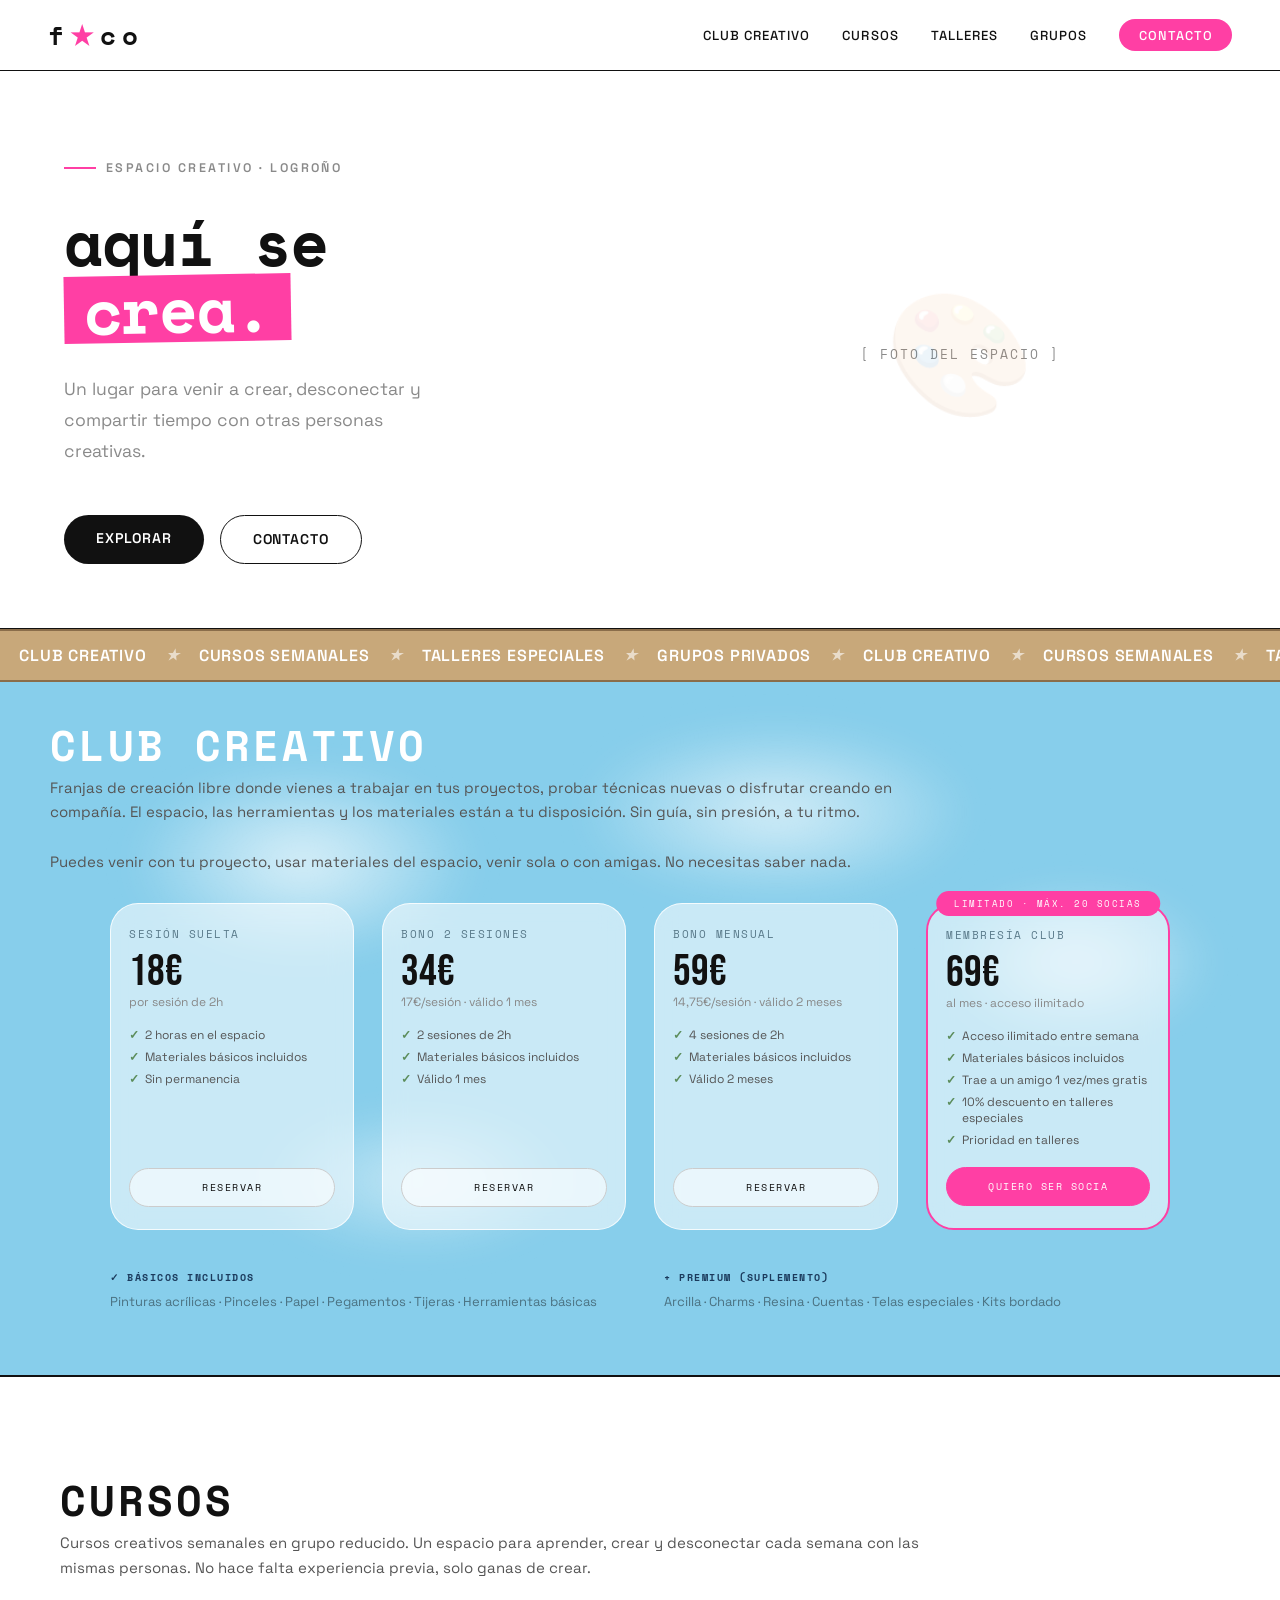
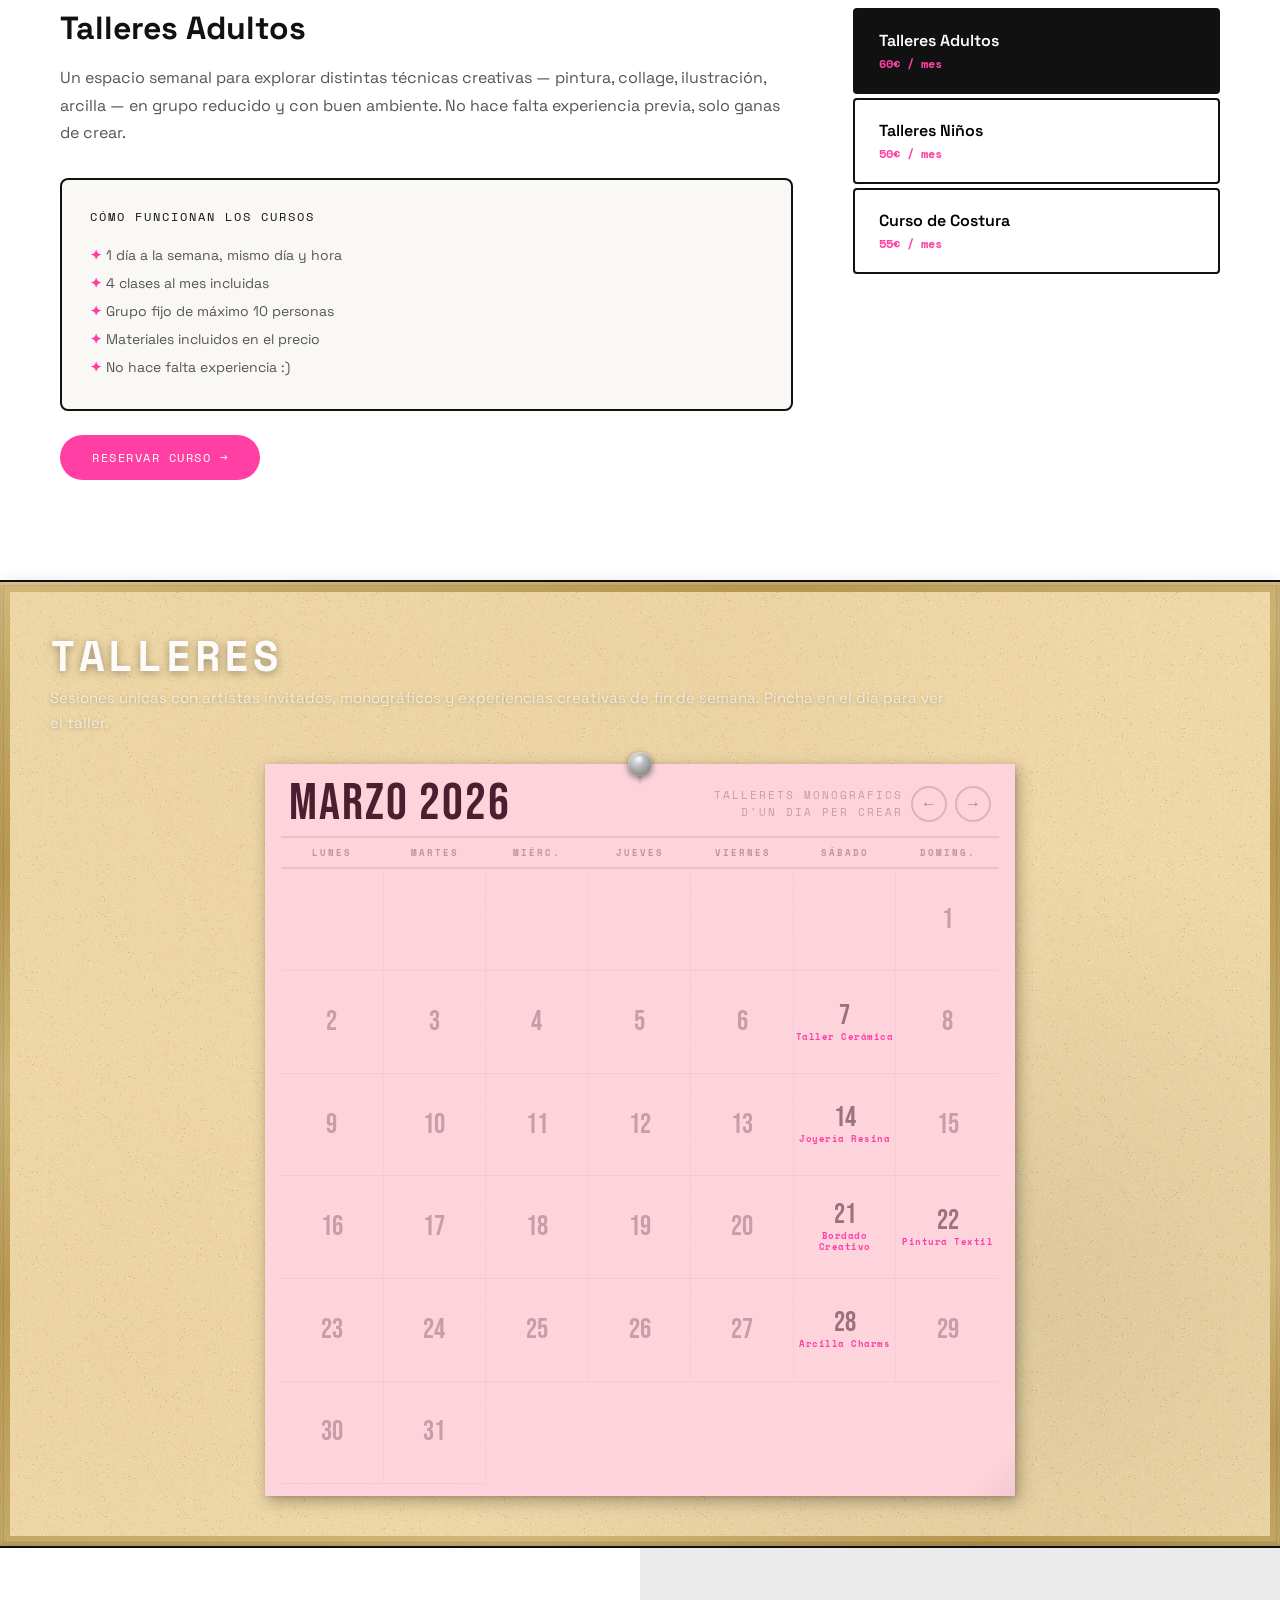
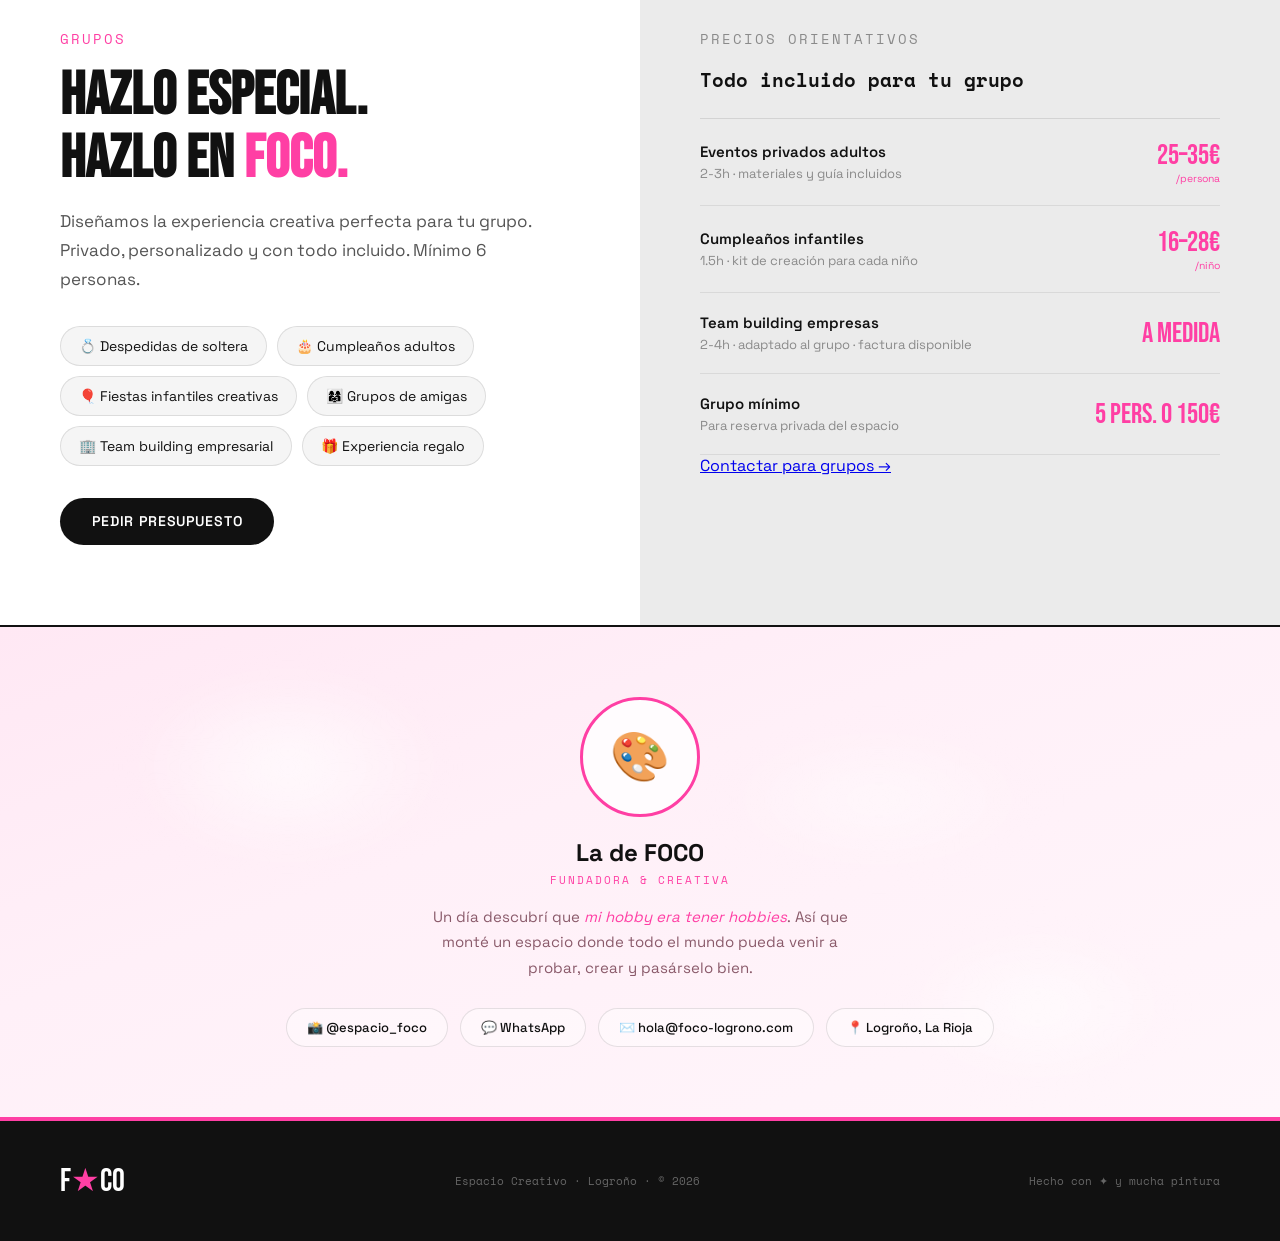
<file: Prueba_final_7.html>
<!DOCTYPE html>
<html lang="es">
<head>
<meta charset="UTF-8">
<meta name="viewport" content="width=device-width, initial-scale=1.0">
<title>FOCO — Espacio Creativo · Logroño</title>
<link href="https://fonts.googleapis.com/css2?family=Bebas+Neue&family=Space+Grotesk:wght@300;400;500;600;700&family=Space+Mono:wght@400;700&display=swap" rel="stylesheet">
<style>
*, *::before, *::after { box-sizing:border-box; margin:0; padding:0; }
:root {
  --pink: #FF3FA4;
  --pink-light: #FF85C8;
  --pink-pale: #FFE8F4;
  --black: #111111;
  --white: #FFFFFF;
  --grey: #EBEBEB;
  --grey-mid: #8A8A8A;
  --blue: #6B8FA8;
  --lime: #7FFF00;
  --kraft: #C8A87A;
  --kraft-light: #F0E4D0;
  /* legacy aliases */
  --rosa: #FF3FA4;
  --negro: #111111;
  --verde: #5B8C5A;
  --azul: #87CEEB;
  --crema: #faf8f5;
}
html { scroll-behavior: smooth; }
body { font-family:'Space Grotesk',sans-serif; background:var(--white); color:var(--black); overflow-x:hidden; }

/* NAV */
nav.nav { position:fixed; top:0; left:0; right:0; z-index:200; display:flex; align-items:center; justify-content:space-between; padding:1rem 3rem; background:rgba(255,255,255,0.95); backdrop-filter:blur(16px); border-bottom:1.5px solid var(--black); }
.nav-logo { font-family:'Space Mono',monospace; font-size:1.6rem; font-weight:700; letter-spacing:.25em; color:var(--black); text-decoration:none; }
.nav-logo span { color:var(--pink); }
.nav-links { display:flex; gap:2rem; list-style:none; align-items:center; }
.nav-links a { font-size:.82rem; font-weight:500; letter-spacing:.08em; text-transform:uppercase; color:var(--black); text-decoration:none; transition:color .2s; }
.nav-links a:hover { color:var(--pink); }
.nav-pill { background:var(--pink); color:var(--white)!important; padding:.45rem 1.2rem; border-radius:2rem; font-size:.8rem!important; }
.nav-pill:hover { background:var(--black)!important; color:var(--white)!important; }

/* HERO */
#hero { min-height:65vh; padding-top:5rem; display:grid; grid-template-columns:1fr 1fr; border-bottom:1.5px solid var(--black); }
.hero-left { display:flex; flex-direction:column; justify-content:center; padding:5rem 4rem 4rem; }
.hero-eyebrow { display:inline-flex; align-items:center; gap:.6rem; font-size:.78rem; font-weight:600; letter-spacing:.2em; text-transform:uppercase; color:var(--grey-mid); margin-bottom:2rem; }
.hero-eyebrow::before { content:''; width:2rem; height:1.5px; background:var(--pink); display:block; }
.hero-left h1 { font-family:'Space Mono',monospace; font-size:clamp(2.8rem,5vw,4.5rem); font-weight:700; line-height:1.05; letter-spacing:-.02em; margin-bottom:2rem; }
.hero-left h1 .hl { display:inline-block; background:var(--pink); color:var(--white); padding:0 .3em; transform:rotate(-1deg); }
.hero-left p { font-size:1.1rem; line-height:1.75; color:var(--grey-mid); max-width:400px; margin-bottom:3rem; }
.hero-right { background:transparent; display:flex; align-items:center; justify-content:center; overflow:hidden; padding:2rem; position:relative; }
.hero-collage-img { width:100%; height:auto; max-height:90%; object-fit:contain; display:block; }
.hero-placeholder { font-family:'Space Mono',monospace; font-size:13px; color:var(--grey-mid); text-transform:uppercase; letter-spacing:2px; }
.hero-right::before { content:'🎨'; font-size:120px; opacity:.08; position:absolute; top:50%; left:50%; transform:translate(-50%,-50%); }
.hero-btns { display:flex; gap:1rem; flex-wrap:wrap; }
.btn-black { background:var(--black); color:var(--white); padding:.9rem 2rem; border-radius:3rem; font-size:.88rem; font-weight:600; letter-spacing:.06em; text-transform:uppercase; border:none; cursor:pointer; text-decoration:none; transition:background .2s,transform .15s; display:inline-block; }
.btn-black:hover { background:var(--pink); transform:translateY(-3px); }
.btn-ghost { background:transparent; color:var(--black); padding:.9rem 2rem; border-radius:3rem; font-size:.88rem; font-weight:600; letter-spacing:.06em; text-transform:uppercase; border:1.5px solid var(--black); cursor:pointer; text-decoration:none; transition:all .2s; display:inline-block; }
.btn-ghost:hover { background:var(--black); color:var(--white); transform:translateY(-3px); }

/* MARQUEE KRAFT */
.marquee { background:var(--kraft); padding:14px 0; overflow:hidden; white-space:nowrap; border-top:2px solid #8a6d4a; border-bottom:2px solid #8a6d4a; }
.marquee-track { display:inline-flex; animation:marquee 20s linear infinite; }
.marquee-track span { font-family:'Space Grotesk',sans-serif; font-size:1rem; font-weight:600; letter-spacing:.05em; color:var(--white); text-transform:uppercase; padding:0 1.2rem; display:inline-flex; align-items:center; gap:1.2rem; }
.marquee-track .star { font-size:.9rem; opacity:.6; }
@keyframes marquee { 0%{transform:translateX(0)} 100%{transform:translateX(-50%)} }

/* SECTION LABEL */
.section-label { font-family:'Space Mono',monospace; font-size:42px; font-weight:700; text-transform:uppercase; letter-spacing:3px; line-height:1.1; margin-bottom:8px; }
.section-subtitle { font-family:'Space Grotesk',sans-serif; font-size:15px; color:#555; max-width:900px; line-height:1.65; margin-bottom:28px; }

/* CLUB CREATIVO */
.club { padding:40px 50px 50px; position:relative; overflow:hidden; background:#87CEEB; }
.club::before { content:''; position:absolute; top:80px; left:10%; width:350px; height:200px; background:radial-gradient(ellipse,rgba(255,255,255,.7) 0%,transparent 70%); filter:blur(18px); pointer-events:none; }
.club::after { content:''; position:absolute; top:200px; right:5%; width:280px; height:160px; background:radial-gradient(ellipse,rgba(255,255,255,.6) 0%,transparent 70%); filter:blur(18px); pointer-events:none; }
.cloud1 { position:absolute; top:40px; left:45%; width:400px; height:180px; background:radial-gradient(ellipse,rgba(255,255,255,.65) 0%,transparent 70%); filter:blur(18px); pointer-events:none; }
.cloud2 { position:absolute; bottom:120px; left:20%; width:320px; height:150px; background:radial-gradient(ellipse,rgba(255,255,255,.5) 0%,transparent 70%); filter:blur(18px); pointer-events:none; }
.club .section-label { color:#fff; }

/* PRICING CARDS */
.pricing-grid { display:grid; grid-template-columns:repeat(4,1fr); gap:28px; margin:0 auto 28px; position:relative; z-index:2; max-width:1060px; }
.price-card { background:rgba(255,255,255,.55); backdrop-filter:blur(12px); -webkit-backdrop-filter:blur(12px); border:1.5px solid rgba(255,255,255,.8); border-radius:28px; padding:22px 18px; transition:transform .3s, box-shadow .3s; display:flex; flex-direction:column; position:relative; }
.price-card:hover { transform:translateY(-4px); box-shadow:0 12px 40px rgba(135,206,235,.3); }
.price-card.premium { border:2px solid var(--rosa); }
.price-card-name { font-family:'Space Mono',monospace; font-size:11px; color:#5a7a8a; text-transform:uppercase; letter-spacing:1.5px; margin-bottom:8px; }
.price-card-price { font-family:'Bebas Neue',cursive; font-size:44px; color:var(--negro); line-height:1; }
.price-card-detail { font-family:'Space Grotesk',sans-serif; font-size:12px; color:#888; margin-bottom:14px; }
.price-card-features { list-style:none; margin-bottom:auto; padding-bottom:16px; }
.price-card-features li { font-size:12px; color:#555; padding:3px 0; display:flex; align-items:flex-start; gap:6px; }
.price-card-features li::before { content:'✓'; color:var(--verde); font-weight:700; flex-shrink:0; }
.price-card-btn { display:block; text-align:center; font-family:'Space Mono',monospace; font-size:10px; text-transform:uppercase; letter-spacing:1.5px; padding:11px; border-radius:50px; text-decoration:none; color:var(--negro); background:rgba(255,255,255,.6); border:1.5px solid #ccc; transition:all .25s; cursor:pointer; }
.price-card-btn:hover { background:var(--negro); color:#fff; border-color:var(--negro); }
.price-card-btn.rosa { background:var(--rosa); color:#fff; border-color:var(--rosa); }
.price-card-btn.rosa:hover { background:#d45a78; }
.badge { position:absolute; top:-14px; left:50%; transform:translateX(-50%); background:var(--rosa); color:#fff; font-family:'Space Mono',monospace; font-size:9px; letter-spacing:1.5px; text-transform:uppercase; padding:6px 18px; border-radius:50px; white-space:nowrap; }

/* MATERIALS — OPTION I (text with thick divider) */
.mat-i { display:flex; gap:48px; align-items:stretch; position:relative; z-index:2; max-width:1060px; margin:0 auto; }
.mat-i-block { flex:1; padding:12px 0; }
.mat-i-block:first-child { padding-right:0; }
.mat-i-block:last-child { padding-left:0; }
.mat-i-title { font-family:'Space Mono',monospace; font-size:10px; font-weight:700; text-transform:uppercase; letter-spacing:1.5px; margin-bottom:6px; color:#1B3A5C; }
.mat-i-text { font-size:13px; color:rgba(0,0,0,.45); line-height:1.7; }

/* CURSOS */
.cursos { padding:100px 60px; background:#fff; border-top:2px solid var(--negro); }
.cursos-grid { display:grid; grid-template-columns:2fr 1fr; gap:60px; }
.curso-content-title { font-family:'Space Grotesk',sans-serif; font-size:32px; font-weight:700; margin-bottom:16px; }
.curso-content-desc { font-size:16px; color:#555; line-height:1.7; margin-bottom:32px; }
.curso-info { background:var(--crema); border:2px solid var(--negro); padding:28px; border-radius:8px; }
.curso-info-title { font-family:'Space Mono',monospace; font-size:12px; text-transform:uppercase; letter-spacing:2px; margin-bottom:16px; }
.curso-info-list { list-style:none; }
.curso-info-list li { font-size:14px; color:#555; padding:5px 0; }
.curso-info-list li::before { content:'✦ '; color:var(--rosa); font-weight:700; }
.curso-tabs { display:flex; flex-direction:column; gap:4px; }
.curso-tab { border:2px solid var(--negro); padding:20px 24px; background:#fff; cursor:pointer; text-align:left; transition:all .2s; border-radius:4px; }
.curso-tab:hover, .curso-tab.active { background:var(--negro); color:#fff; }
.curso-tab-name { font-family:'Space Grotesk',sans-serif; font-size:16px; font-weight:600; }
.curso-tab-price { font-family:'Space Mono',monospace; font-size:12px; font-weight:700; color:var(--rosa); margin-top:4px; }
.curso-tab.active .curso-tab-price, .curso-tab:hover .curso-tab-price { color:var(--rosa); }
.curso-reserve-btn { display:inline-block; margin-top:24px; padding:14px 32px; background:var(--rosa); color:#fff; font-family:'Space Mono',monospace; font-size:12px; text-transform:uppercase; letter-spacing:1.5px; border:none; border-radius:50px; cursor:pointer; text-decoration:none; transition:background .2s; }
.curso-reserve-btn:hover { background:#d45a78; }

/* TALLERES — CORCHO REALISTA */
.talleres-outer { position:relative; border-top:2px solid var(--negro); }
/* Wooden frame around the cork */
.cork-frame { padding:10px; background:linear-gradient(160deg, #d4b87a 0%, #c4a862 8%, #b89850 20%, #cdb472 35%, #b89850 50%, #c4a862 65%, #d4b87a 80%, #b89850 92%, #c4a862 100%); box-shadow:inset 0 2px 4px rgba(255,255,255,.25), inset 0 -2px 4px rgba(0,0,0,.2), 0 4px 20px rgba(0,0,0,.15); position:relative; }
.cork-frame::before { content:''; position:absolute; inset:0; background:repeating-linear-gradient(95deg, transparent 0px, transparent 2px, rgba(0,0,0,.02) 2px, rgba(0,0,0,.02) 3px); pointer-events:none; }
.cork-frame::after { content:''; position:absolute; inset:3px; border:1px solid rgba(0,0,0,.08); pointer-events:none; }

.talleres { padding:40px 40px; position:relative; overflow:hidden; }
/* Cork base color — kraft tone */
.talleres { background:#C8A882; }
/* Cork texture layer 1 — fine grain (high frequency, more visible) */
.cork-tex1 { position:absolute; inset:0; pointer-events:none; z-index:0; background-color:#C8A882; background-image:url("data:image/svg+xml,%3Csvg xmlns='http://www.w3.org/2000/svg' width='300' height='300'%3E%3Cfilter id='a'%3E%3CfeTurbulence type='fractalNoise' baseFrequency='1.8' numOctaves='6' seed='2' stitchTiles='stitch'/%3E%3CfeColorMatrix values='0 0 0 0 .78 0 0 0 0 .66 0 0 0 0 .51 0 0 0 1 0'/%3E%3C/filter%3E%3Crect width='300' height='300' filter='url(%23a)'/%3E%3C/svg%3E"); background-size:300px 300px; mix-blend-mode:overlay; opacity:.9; }
/* Cork texture layer 2 — medium grain variation */
.cork-tex2 { position:absolute; inset:0; pointer-events:none; z-index:0; background-image:url("data:image/svg+xml,%3Csvg xmlns='http://www.w3.org/2000/svg' width='250' height='250'%3E%3Cfilter id='b'%3E%3CfeTurbulence type='fractalNoise' baseFrequency='.9' numOctaves='5' seed='8' stitchTiles='stitch'/%3E%3CfeColorMatrix values='0 0 0 0 .72 0 0 0 0 .58 0 0 0 0 .4 0 0 0 1 0'/%3E%3C/filter%3E%3Crect width='250' height='250' filter='url(%23b)'/%3E%3C/svg%3E"); background-size:250px 250px; mix-blend-mode:soft-light; opacity:.85; }
/* Cork texture layer 3 — dark speckles / pores (more pronounced) */
.cork-tex3 { position:absolute; inset:0; pointer-events:none; z-index:0; background-image:url("data:image/svg+xml,%3Csvg xmlns='http://www.w3.org/2000/svg' width='200' height='200'%3E%3Cfilter id='c'%3E%3CfeTurbulence type='turbulence' baseFrequency='3.5' numOctaves='3' seed='15' stitchTiles='stitch'/%3E%3CfeColorMatrix type='matrix' values='0 0 0 0 0 0 0 0 0 0 0 0 0 0 0 0 0 0 10 -5'/%3E%3C/filter%3E%3Crect width='200' height='200' filter='url(%23c)' opacity='.18'/%3E%3C/svg%3E"); background-size:200px 200px; mix-blend-mode:multiply; }
/* Cork texture layer 4 — extra fine grain for density */
.cork-tex4 { position:absolute; inset:0; pointer-events:none; z-index:0; background-image:url("data:image/svg+xml,%3Csvg xmlns='http://www.w3.org/2000/svg' width='150' height='150'%3E%3Cfilter id='d'%3E%3CfeTurbulence type='fractalNoise' baseFrequency='4' numOctaves='2' seed='22' stitchTiles='stitch'/%3E%3CfeColorMatrix values='0 0 0 0 .6 0 0 0 0 .48 0 0 0 0 .3 0 0 0 1 0'/%3E%3C/filter%3E%3Crect width='150' height='150' filter='url(%23d)'/%3E%3C/svg%3E"); background-size:150px 150px; mix-blend-mode:overlay; opacity:.4; }
/* Cork texture layer 5 — warm highlights and shadows */
.cork-tex5 { position:absolute; inset:0; pointer-events:none; z-index:0; background: radial-gradient(ellipse at 25% 20%, rgba(220,190,140,.15) 0%, transparent 45%), radial-gradient(ellipse at 75% 75%, rgba(0,0,0,.08) 0%, transparent 45%), radial-gradient(ellipse at 60% 10%, rgba(210,180,130,.1) 0%, transparent 35%), radial-gradient(ellipse at 10% 80%, rgba(180,140,80,.06) 0%, transparent 30%); }

.talleres .section-label { color:rgba(255,255,255,.95); position:relative; z-index:2; text-shadow:0 2px 8px rgba(0,0,0,.35); }
.talleres .section-subtitle { color:rgba(255,255,255,.65); position:relative; z-index:2; text-shadow:0 1px 4px rgba(0,0,0,.25); }

/* Stars */
.chalk-star { position:absolute; pointer-events:none; z-index:1; }
.chalk-star svg { width:100%; height:100%; }
.chalk-star.s1 { top:80px; right:90px; width:36px; height:36px; transform:rotate(-12deg); opacity:.1; }
.chalk-star.s2 { top:110px; right:140px; width:24px; height:24px; transform:rotate(20deg); opacity:.08; }
.chalk-star.s3 { top:70px; right:180px; width:18px; height:18px; transform:rotate(-5deg); opacity:.06; }
.chalk-star.s4 { bottom:140px; left:60px; width:30px; height:30px; transform:rotate(15deg); opacity:.09; }
.chalk-star.s5 { bottom:100px; left:110px; width:20px; height:20px; transform:rotate(-22deg); opacity:.07; }
.chalk-star.s6 { top:50%; right:50px; width:22px; height:22px; transform:rotate(8deg); opacity:.06; }
.chalk-star.s7 { bottom:180px; right:220px; width:28px; height:28px; transform:rotate(-18deg); opacity:.08; }
.chalk-deco-line1 { position:absolute; bottom:90px; left:55%; width:140px; height:2px; background:rgba(255,255,255,.05); transform:rotate(-2deg); pointer-events:none; }
.chalk-deco-line2 { position:absolute; top:55%; left:35px; width:3px; height:100px; background:rgba(255,255,255,.03); transform:rotate(4deg); pointer-events:none; }

/* CALENDARIO POST-IT ROSA SOBRE CORCHO */
.calendar-frame { max-width:750px; margin:0 auto; position:relative; z-index:2; transform:rotate(0.6deg); }

/* Chincheta — pin realista */
.pushpin { position:absolute; top:-12px; left:50%; transform:translateX(-50%); z-index:10; width:28px; height:28px; }
/* Pin head */
.pushpin::before { content:''; position:absolute; top:0; left:50%; transform:translateX(-50%); width:24px; height:24px; border-radius:50%; background:radial-gradient(circle at 38% 32%, #e8e8e8 0%, #c0c0c0 30%, #999 60%, #777 100%); box-shadow:0 2px 6px rgba(0,0,0,.5), inset 0 1px 2px rgba(255,255,255,.5); }
/* Pin highlight */
.pushpin::after { content:''; position:absolute; top:4px; left:50%; transform:translateX(-50%); width:8px; height:8px; border-radius:50%; background:radial-gradient(circle at 40% 35%, rgba(255,255,255,.8), transparent 70%); }
/* Pin needle shadow on paper */
.pushpin-shadow { position:absolute; top:10px; left:50%; transform:translateX(-50%); width:4px; height:12px; background:linear-gradient(to bottom, rgba(0,0,0,.15), transparent); border-radius:0 0 2px 2px; z-index:9; pointer-events:none; }

/* Post-it paper rosa claro */
.calendar { background:#FFD4DC; border:none; border-radius:1px; overflow:hidden; position:relative; box-shadow:3px 5px 16px rgba(0,0,0,.3), 1px 1px 4px rgba(0,0,0,.12); }
/* Paper texture */
.calendar::before { content:''; position:absolute; inset:0; background-image:url("data:image/svg+xml,%3Csvg width='100' height='100' xmlns='http://www.w3.org/2000/svg'%3E%3Cfilter id='n'%3E%3CfeTurbulence type='fractalNoise' baseFrequency='.75' numOctaves='4' stitchTiles='stitch'/%3E%3C/filter%3E%3Crect width='100' height='100' filter='url(%23n)' opacity='.03'/%3E%3C/svg%3E"); pointer-events:none; z-index:1; }
/* Corner curl */
.calendar::after { content:''; position:absolute; bottom:0; right:0; width:60px; height:60px; background:linear-gradient(135deg, transparent 55%, rgba(0,0,0,.05) 100%); pointer-events:none; z-index:1; }

.cal-header { background:transparent; border-bottom:none; padding:14px 24px 6px; display:flex; justify-content:space-between; align-items:center; position:relative; z-index:2; }
.cal-header-title { font-family:'Bebas Neue',cursive; font-size:52px; color:#4a2030; line-height:1; letter-spacing:2px; }
.cal-header-right { display:flex; gap:8px; align-items:center; }
.cal-header-desc { font-family:'Space Mono',monospace; font-size:11px; color:rgba(74,32,48,.3); text-transform:uppercase; letter-spacing:2px; max-width:200px; text-align:right; line-height:1.5; }
.cal-nav-btn { width:36px; height:36px; border:2px solid rgba(74,32,48,.18); background:transparent; color:rgba(74,32,48,.45); cursor:pointer; font-size:16px; display:flex; align-items:center; justify-content:center; border-radius:50%; transition:all .2s; }
.cal-nav-btn:hover { background:rgba(74,32,48,.08); color:#4a2030; border-color:rgba(74,32,48,.35); }
.cal-nav-wrap { display:flex; gap:8px; }
.cal-days-header { display:grid; grid-template-columns:repeat(7,1fr); border-bottom:2px solid rgba(74,32,48,.1); border-top:2px solid rgba(74,32,48,.1); margin:0 16px; position:relative; z-index:2; }
.cal-day-name { font-family:'Space Mono',monospace; font-size:9px; color:rgba(74,32,48,.35); text-transform:uppercase; text-align:center; padding:8px 0; letter-spacing:2px; font-weight:700; }
.cal-grid { display:grid; grid-template-columns:repeat(7,1fr); padding:0 16px 12px; position:relative; z-index:2; }
.cal-cell { aspect-ratio:1; display:flex; flex-direction:column; align-items:center; justify-content:center; border-bottom:1px solid rgba(74,32,48,.05); border-right:1px solid rgba(74,32,48,.04); position:relative; transition:all .2s; padding:4px 2px; }
.cal-cell:nth-child(7n) { border-right:none; }
.cal-cell .cal-num { font-family:'Bebas Neue',cursive; font-size:28px; color:rgba(74,32,48,.3); line-height:1; transition:color .2s; }
.cal-cell.empty { background:transparent; }
.cal-cell.empty .cal-num { color:transparent; }
.cal-cell.today { background:rgba(74,32,48,.08); border-radius:8px; }
.cal-cell.today .cal-num { color:#4a2030; }
.cal-cell.has-event { cursor:pointer; }
.cal-cell.has-event .cal-num { color:rgba(74,32,48,.55); }
.cal-cell.has-event:hover { background:rgba(232,107,138,.18); border-radius:8px; transform:scale(1.04); z-index:2; }
.cal-cell.has-event:hover .cal-num { color:#4a2030; }
.cal-event-label { font-family:'Space Mono',monospace; font-size:9px; font-weight:700; color:var(--rosa); text-align:center; line-height:1.2; margin-top:2px; letter-spacing:.5px; }

/* MODAL */
.modal-overlay { position:fixed; top:0; left:0; width:100%; height:100%; background:rgba(0,0,0,.6); z-index:2000; display:none; align-items:center; justify-content:center; }
.modal-overlay.open { display:flex; }
.modal { background:#fff; border:3px solid var(--negro); padding:48px; max-width:520px; width:90%; border-radius:8px; position:relative; }
.modal-close { position:absolute; top:16px; right:20px; font-size:24px; cursor:pointer; background:none; border:none; color:#999; transition:color .2s; }
.modal-close:hover { color:var(--negro); }
.modal-title { font-family:'Space Grotesk',sans-serif; font-size:28px; font-weight:700; margin-bottom:8px; }
.modal-sub { font-family:'Space Mono',monospace; font-size:12px; color:#999; text-transform:uppercase; letter-spacing:1px; margin-bottom:16px; }
.modal-desc { font-size:15px; color:#555; line-height:1.7; margin-bottom:24px; }
.modal-price { font-family:'Bebas Neue',cursive; font-size:40px; color:var(--rosa); margin-bottom:24px; }
.modal-btn { display:inline-block; padding:14px 32px; background:var(--rosa); color:#fff; font-family:'Space Mono',monospace; font-size:12px; text-transform:uppercase; letter-spacing:1.5px; border:none; border-radius:50px; cursor:pointer; text-decoration:none; transition:background .2s; }
.modal-btn:hover { background:#d45a78; }

/* GRUPOS */
#eventos { display:grid; grid-template-columns:1fr 1fr; gap:0; }
.ev-info { display:flex; flex-direction:column; align-items:flex-start; background:var(--white); padding:80px 60px; }
.ev-price { background:var(--grey, #f3f3f3); padding:80px 60px; }
.seccion-tag { font-family:'Space Mono',monospace; font-size:14px; text-transform:uppercase; letter-spacing:2px; color:var(--pink); margin-bottom:16px; display:block; }
.seccion-title { font-family:'Bebas Neue',cursive; font-size:60px; color:var(--black); line-height:1.05; margin-bottom:16px; }
.seccion-title .accent { color:var(--pink); }
.seccion-body { font-family:'Space Grotesk',sans-serif; font-size:17px; color:#555; line-height:1.7; margin-bottom:32px; max-width:480px; }
.ev-tipos { display:flex; flex-wrap:wrap; gap:10px; margin-bottom:32px; }
.ev-chip { font-family:'Space Grotesk',sans-serif; font-size:14px; color:var(--black); background:rgba(0,0,0,.04); border:1.5px solid rgba(0,0,0,.1); padding:10px 18px; border-radius:50px; transition:all .2s; cursor:default; }
.ev-chip:hover { border-color:var(--pink); color:var(--pink); }
.ev-price .seccion-tag { color:var(--grey-mid); }
.ep-row { display:flex; justify-content:space-between; align-items:center; padding:20px 0; border-bottom:1px solid rgba(0,0,0,.08); }
.ep-label { font-family:'Space Grotesk',sans-serif; font-size:15px; color:var(--black); font-weight:600; }
.ep-sub { font-family:'Space Grotesk',sans-serif; font-size:13px; color:var(--grey-mid); margin-top:4px; }
.ep-val { font-family:'Bebas Neue',cursive; font-size:28px; color:var(--pink); text-align:right; white-space:nowrap; }
.grupos-section { padding:0; border-top:2px solid var(--black); overflow:hidden; }

/* CONTACTO — Rosa pálido con nubes */
.contact-section{background:linear-gradient(160deg,#FFE8F4 0%,#FFF0F8 40%,#FFF6FB 100%);padding:70px 60px;text-align:center;position:relative;overflow:hidden;border-top:2px solid var(--black)}
.contact-section::before{content:'';position:absolute;top:40px;left:10%;width:320px;height:200px;background:radial-gradient(ellipse,rgba(255,255,255,.7) 0%,transparent 70%);filter:blur(18px);pointer-events:none}
.contact-section::after{content:'';position:absolute;bottom:30px;right:8%;width:280px;height:160px;background:radial-gradient(ellipse,rgba(255,255,255,.6) 0%,transparent 70%);filter:blur(18px);pointer-events:none}
.contact-cloud{position:absolute;top:20%;left:55%;width:350px;height:150px;background:radial-gradient(ellipse,rgba(255,255,255,.5) 0%,transparent 65%);filter:blur(20px);pointer-events:none}
.contact-inner{position:relative;z-index:2}
.contact-photo{width:120px;height:120px;border-radius:50%;border:3px solid var(--pink);display:flex;align-items:center;justify-content:center;font-size:48px;margin:0 auto 20px;background:rgba(255,255,255,.8)}
.contact-name{font-size:24px;font-weight:700;margin-bottom:4px}
.contact-role{font-family:'Space Mono',monospace;font-size:11px;color:var(--pink);text-transform:uppercase;letter-spacing:2px;margin-bottom:16px}
.contact-bio{font-size:15px;color:#8a5a6a;line-height:1.7;max-width:450px;margin:0 auto 28px}
.contact-bio em{color:var(--pink);font-style:italic}
.contact-links{display:flex;justify-content:center;gap:12px;flex-wrap:wrap}
.contact-link{display:inline-flex;align-items:center;gap:8px;font-size:13px;font-weight:500;color:var(--black);text-decoration:none;padding:10px 20px;border:1.5px solid rgba(0,0,0,.1);border-radius:50px;transition:all .2s;background:rgba(255,255,255,.4)}
.contact-link:hover{border-color:var(--pink);color:var(--pink);background:rgba(255,255,255,.7)}

/* FOOTER */
.footer { background:var(--negro); border-top:4px solid var(--rosa); padding:40px 60px; display:flex; justify-content:space-between; align-items:center; }
.footer-logo { font-family:'Bebas Neue',cursive; font-size:32px; color:#fff; }
.footer-logo span { color:var(--rosa); }
.footer-center { font-family:'Space Mono',monospace; font-size:11px; color:#666; }
.footer-right { font-family:'Space Mono',monospace; font-size:11px; color:#666; }

/* ANIMATIONS */
@keyframes fadeUp { from { opacity:0; transform:translateY(30px) } to { opacity:1; transform:translateY(0) } }
.fade-up { opacity:0; transform:translateY(30px); transition: opacity .6s ease, transform .6s ease; }
.fade-up.visible { opacity:1; transform:translateY(0); }

/* RESPONSIVE */
@media(max-width:1024px) {
  #hero { grid-template-columns:1fr; }
  .hero-right { min-height:300px; }
  .pricing-grid { grid-template-columns:repeat(2,1fr); }
  .cursos-grid { grid-template-columns:1fr; }
  #eventos { grid-template-columns:1fr; }
  .ev-price { padding-top:60px; }
  .contacto-grid { grid-template-columns:1fr; }
  .section-label { font-size:32px; }
  .seccion-title { font-size:40px; }
}
@media(max-width:640px) {
  nav.nav { padding:.8rem 1rem; }
  .nav-links { gap:.8rem; }
  .nav-links a { font-size:.65rem; letter-spacing:.04em; }
  .nav-pill { padding:.35rem .8rem; }
  .hero-left { padding:3rem 1.5rem 2rem; }
  .hero-left h1 { font-size:2.2rem; }
  .club, .cursos, .talleres, .grupos-section, .contacto { padding:40px 16px; }
  .pricing-grid { grid-template-columns:1fr; }
  .materials-grid { grid-template-columns:1fr; }
  .section-label { font-size:24px; }
  .footer { flex-direction:column; gap:16px; text-align:center; }
}
</style>
</head>
<body>

<!-- NAV -->
<nav class="nav">
  <a href="#" class="nav-logo">f<span>★</span>co</a>
  <div class="nav-links">
    <a href="#club">Club Creativo</a>
    <a href="#cursos">Cursos</a>
    <a href="#talleres">Talleres</a>
    <a href="#grupos">Grupos</a>
    <a href="#contacto" class="nav-pill">Contacto</a>
  </div>
</nav>

<!-- HERO -->
<section id="hero">
  <div class="hero-left">
    <span class="hero-eyebrow">Espacio Creativo · Logroño</span>
    <h1>aquí se<br><span class="hl">crea.</span></h1>
    <p>Un lugar para venir a crear, desconectar y compartir tiempo con otras personas creativas.</p>
    <div class="hero-btns">
      <a href="#club" class="btn-black">Explorar</a>
      <a href="#contacto" class="btn-ghost">Contacto</a>
    </div>
  </div>
  <div class="hero-right">
    <span class="hero-placeholder">[ foto del espacio ]</span>
  </div>
</section>

<!-- MARQUEE -->
<div class="marquee">
  <div class="marquee-track">
    <span>Club Creativo <i class="star">★</i> Cursos Semanales <i class="star">★</i> Talleres Especiales <i class="star">★</i> Grupos Privados <i class="star">★</i> Club Creativo <i class="star">★</i> Cursos Semanales <i class="star">★</i> Talleres Especiales <i class="star">★</i> Grupos Privados <i class="star">★</i> </span>
    <span>Club Creativo <i class="star">★</i> Cursos Semanales <i class="star">★</i> Talleres Especiales <i class="star">★</i> Grupos Privados <i class="star">★</i> Club Creativo <i class="star">★</i> Cursos Semanales <i class="star">★</i> Talleres Especiales <i class="star">★</i> Grupos Privados <i class="star">★</i> </span>
  </div>
</div>

<!-- CLUB CREATIVO -->
<section class="club" id="club">
  <div class="cloud1"></div>
  <div class="cloud2"></div>
  <h2 class="section-label fade-up">Club Creativo</h2>
  <p class="section-subtitle fade-up">Franjas de creación libre donde vienes a trabajar en tus proyectos, probar técnicas nuevas o disfrutar creando en compañía. El espacio, las herramientas y los materiales están a tu disposición. Sin guía, sin presión, a tu ritmo.<br><br>Puedes venir con tu proyecto, usar materiales del espacio, venir sola o con amigas. No necesitas saber nada.</p>

  <div class="pricing-grid fade-up">
    <!-- Card 1 -->
    <div class="price-card">
      <div class="price-card-name">Sesión Suelta</div>
      <div class="price-card-price">18€</div>
      <div class="price-card-detail">por sesión de 2h</div>
      <ul class="price-card-features">
        <li>2 horas en el espacio</li>
        <li>Materiales básicos incluidos</li>
        <li>Sin permanencia</li>
      </ul>
      <a href="#" class="price-card-btn" onclick="alert('Redirigiendo a Calendly para reservar...')">Reservar</a>
    </div>
    <!-- Card 2 -->
    <div class="price-card">
      <div class="price-card-name">Bono 2 Sesiones</div>
      <div class="price-card-price">34€</div>
      <div class="price-card-detail">17€/sesión · válido 1 mes</div>
      <ul class="price-card-features">
        <li>2 sesiones de 2h</li>
        <li>Materiales básicos incluidos</li>
        <li>Válido 1 mes</li>
      </ul>
      <a href="#" class="price-card-btn" onclick="alert('Redirigiendo a Calendly para reservar...')">Reservar</a>
    </div>
    <!-- Card 3 -->
    <div class="price-card">
      <div class="price-card-name">Bono Mensual</div>
      <div class="price-card-price">59€</div>
      <div class="price-card-detail">14,75€/sesión · válido 2 meses</div>
      <ul class="price-card-features">
        <li>4 sesiones de 2h</li>
        <li>Materiales básicos incluidos</li>
        <li>Válido 2 meses</li>
      </ul>
      <a href="#" class="price-card-btn" onclick="alert('Redirigiendo a Calendly para reservar...')">Reservar</a>
    </div>
    <!-- Card 4 — Premium -->
    <div class="price-card premium">
      <div class="badge">Limitado · Máx. 20 Socias</div>
      <div class="price-card-name">Membresía Club</div>
      <div class="price-card-price">69€</div>
      <div class="price-card-detail">al mes · acceso ilimitado</div>
      <ul class="price-card-features">
        <li>Acceso ilimitado entre semana</li>
        <li>Materiales básicos incluidos</li>
        <li>Trae a un amigo 1 vez/mes gratis</li>
        <li>10% descuento en talleres especiales</li>
        <li>Prioridad en talleres</li>
      </ul>
      <a href="#" class="price-card-btn rosa" onclick="alert('Redirigiendo a Stripe para hacerte socia...')">Quiero ser socia</a>
    </div>
  </div>

  <!-- Materials -->
  <div class="mat-i fade-up">
    <div class="mat-i-block">
      <div class="mat-i-title">✓ Básicos incluidos</div>
      <div class="mat-i-text">Pinturas acrílicas · Pinceles · Papel · Pegamentos · Tijeras · Herramientas básicas</div>
    </div>
    <div class="mat-i-block">
      <div class="mat-i-title">+ Premium (suplemento)</div>
      <div class="mat-i-text">Arcilla · Charms · Resina · Cuentas · Telas especiales · Kits bordado</div>
    </div>
  </div>
</section>

<!-- CURSOS -->
<section class="cursos" id="cursos">
  <h2 class="section-label fade-up">Cursos</h2>
  <p class="section-subtitle fade-up">Cursos creativos semanales en grupo reducido. Un espacio para aprender, crear y desconectar cada semana con las mismas personas. No hace falta experiencia previa, solo ganas de crear.</p>

  <div class="cursos-grid fade-up">
    <div class="curso-content" id="cursoContent">
      <h3 class="curso-content-title" id="cursoTitle">Talleres Adultos</h3>
      <p class="curso-content-desc" id="cursoDesc">Un espacio semanal para explorar distintas técnicas creativas — pintura, collage, ilustración, arcilla — en grupo reducido y con buen ambiente. No hace falta experiencia previa, solo ganas de crear.</p>
      <div class="curso-info">
        <div class="curso-info-title">Cómo funcionan los cursos</div>
        <ul class="curso-info-list">
          <li>1 día a la semana, mismo día y hora</li>
          <li>4 clases al mes incluidas</li>
          <li>Grupo fijo de máximo 10 personas</li>
          <li>Materiales incluidos en el precio</li>
          <li>No hace falta experiencia :)</li>
        </ul>
      </div>
      <a href="#" class="curso-reserve-btn" id="cursoReserveBtn" onclick="alert('Redirigiendo a Calendly para elegir tu grupo...')">Reservar curso →</a>
    </div>
    <div class="curso-tabs">
      <button class="curso-tab active" data-curso="adultos">
        <div class="curso-tab-name">Talleres Adultos</div>
        <div class="curso-tab-price">60€ / mes</div>
      </button>
      <button class="curso-tab" data-curso="ninos">
        <div class="curso-tab-name">Talleres Niños</div>
        <div class="curso-tab-price">50€ / mes</div>
      </button>
      <button class="curso-tab" data-curso="costura">
        <div class="curso-tab-name">Curso de Costura</div>
        <div class="curso-tab-price">55€ / mes</div>
      </button>
    </div>
  </div>
</section>

<!-- TALLERES -->
<div class="talleres-outer" id="talleres">
<div class="cork-frame">
<section class="talleres">
  <!-- Cork texture layers -->
  <div class="cork-tex1"></div>
  <div class="cork-tex2"></div>
  <div class="cork-tex3"></div>
  <div class="cork-tex4"></div>
  <div class="cork-tex5"></div>
  <!-- Hand-drawn stars -->
  <div class="chalk-star s1"><svg viewBox="0 0 40 40" fill="none"><path d="M20 2 L23 14 Q24 15 26 15 L38 16 L28 24 Q27 25 27 27 L30 38 L21 30 Q20 29 19 30 L10 38 L13 27 Q13 25 12 24 L2 16 L14 15 Q16 15 17 14 Z" stroke="rgba(255,255,255,.85)" stroke-width="1.5" stroke-linecap="round" stroke-linejoin="round" fill="none"/></svg></div>
  <div class="chalk-star s2"><svg viewBox="0 0 40 40" fill="none"><path d="M20 4 L22 15 Q23 17 25 17 L36 18 L27 25 Q25 26 26 28 L28 36 L21 29 Q20 28 18 29 L12 36 L14 28 Q14 26 13 25 L4 18 L15 17 Q17 17 18 15 Z" stroke="rgba(232,107,138,.7)" stroke-width="1.5" stroke-linecap="round" stroke-linejoin="round" fill="none"/></svg></div>
  <div class="chalk-star s3"><svg viewBox="0 0 40 40" fill="none"><path d="M20 5 L23 16 Q23 17 25 17 L35 18 L27 24 Q26 25 26 27 L29 35 L22 29 Q20 28 19 29 L11 35 L14 27 Q14 25 13 24 L5 18 L15 17 Q17 17 17 16 Z" stroke="rgba(255,255,255,.8)" stroke-width="1.5" stroke-linecap="round" stroke-linejoin="round" fill="none"/></svg></div>
  <div class="chalk-star s4"><svg viewBox="0 0 40 40" fill="none"><path d="M20 3 L24 15 Q24 16 26 16 L37 17 L28 24 Q26 25 27 27 L29 37 L21 30 Q20 29 18 30 L11 37 L13 27 Q13 25 12 24 L3 17 L14 16 Q16 16 16 15 Z" stroke="rgba(255,255,255,.85)" stroke-width="1.5" stroke-linecap="round" stroke-linejoin="round" fill="none"/></svg></div>
  <div class="chalk-star s5"><svg viewBox="0 0 40 40" fill="none"><path d="M20 5 L22 16 Q23 17 25 17 L34 18 L26 24 Q25 25 26 27 L28 34 L21 28 Q20 27 18 28 L12 34 L14 27 Q14 25 13 24 L6 18 L15 17 Q17 17 18 16 Z" stroke="rgba(232,107,138,.6)" stroke-width="1.5" stroke-linecap="round" stroke-linejoin="round" fill="none"/></svg></div>
  <div class="chalk-star s6"><svg viewBox="0 0 40 40" fill="none"><path d="M20 4 L23 15 Q23 17 25 17 L35 18 L27 24 Q25 26 26 28 L28 36 L21 29 Q20 28 18 29 L12 36 L14 28 Q14 26 13 25 L5 18 L15 17 Q17 16 17 15 Z" stroke="rgba(255,255,255,.75)" stroke-width="1.5" stroke-linecap="round" stroke-linejoin="round" fill="none"/></svg></div>
  <div class="chalk-star s7"><svg viewBox="0 0 40 40" fill="none"><path d="M20 3 L23 14 Q24 16 26 16 L37 17 L28 23 Q27 25 27 27 L30 37 L21 30 Q20 29 19 30 L10 37 L13 27 Q13 25 12 23 L3 17 L14 16 Q16 16 17 14 Z" stroke="rgba(255,255,255,.8)" stroke-width="1.5" stroke-linecap="round" stroke-linejoin="round" fill="none"/></svg></div>
  <div class="chalk-deco-line1"></div>
  <div class="chalk-deco-line2"></div>

  <h2 class="section-label fade-up">Talleres</h2>
  <p class="section-subtitle fade-up">Sesiones únicas con artistas invitados, monográficos y experiencias creativas de fin de semana. Pincha en el día para ver el taller.</p>

  <div class="calendar-frame fade-up">
    <div class="pushpin"></div>
    <div class="pushpin-shadow"></div>
    <div class="calendar">
      <div class="cal-header">
        <div>
          <div class="cal-header-title" id="calTitle">Marzo 2026</div>
        </div>
        <div class="cal-header-right">
          <div class="cal-header-desc">tallerets monográfics d'un dia per crear</div>
          <div class="cal-nav-wrap">
            <button class="cal-nav-btn" id="calPrev">←</button>
            <button class="cal-nav-btn" id="calNext">→</button>
          </div>
        </div>
      </div>
      <div class="cal-days-header">
        <div class="cal-day-name">Lunes</div>
        <div class="cal-day-name">Martes</div>
        <div class="cal-day-name">Miérc.</div>
        <div class="cal-day-name">Jueves</div>
        <div class="cal-day-name">Viernes</div>
        <div class="cal-day-name">Sábado</div>
        <div class="cal-day-name">Doming.</div>
      </div>
      <div class="cal-grid" id="calGrid"></div>
    </div>
  </div>
</section>
</div>
</div>

<!-- 04 EVENTOS Y GRUPOS -->
<section class="grupos-section" id="grupos">
  <div id="eventos" class="fade-up">
    <div class="ev-info">
      <span class="seccion-tag">Grupos</span>
      <h2 class="seccion-title">Hazlo especial.<br>Hazlo en <span class="accent">foco.</span></h2>
      <p class="seccion-body">Diseñamos la experiencia creativa perfecta para tu grupo. Privado, personalizado y con todo incluido. Mínimo 6 personas.</p>
      <div class="ev-tipos">
        <div class="ev-chip">💍 Despedidas de soltera</div>
        <div class="ev-chip">🎂 Cumpleaños adultos</div>
        <div class="ev-chip">🎈 Fiestas infantiles creativas</div>
        <div class="ev-chip">👩‍👩‍👧 Grupos de amigas</div>
        <div class="ev-chip">🏢 Team building empresarial</div>
        <div class="ev-chip">🎁 Experiencia regalo</div>
      </div>
      <a href="mailto:hola@foco-logrono.com" class="btn-black">Pedir presupuesto</a>
    </div>
    <div class="ev-price">
      <div style="padding-bottom:1.5rem;border-bottom:1.5px solid rgba(0,0,0,.1)">
        <span class="seccion-tag">Precios orientativos</span>
        <h3 style="font-family:'Space Mono',monospace;font-size:1.2rem;margin-top:.5rem;color:var(--negro)">Todo incluido para tu grupo</h3>
      </div>
      <div class="ep-row">
        <div><div class="ep-label">Eventos privados adultos</div><div class="ep-sub">2-3h · materiales y guía incluidos</div></div>
        <div class="ep-val">25–35€<span style="font-size:.65rem;font-family:'Space Grotesk',sans-serif;display:block;text-align:right">/persona</span></div>
      </div>
      <div class="ep-row">
        <div><div class="ep-label">Cumpleaños infantiles</div><div class="ep-sub">1.5h · kit de creación para cada niño</div></div>
        <div class="ep-val">16–28€<span style="font-size:.65rem;font-family:'Space Grotesk',sans-serif;display:block;text-align:right">/niño</span></div>
      </div>
      <div class="ep-row">
        <div><div class="ep-label">Team building empresas</div><div class="ep-sub">2-4h · adaptado al grupo · factura disponible</div></div>
        <div class="ep-val">A medida</div>
      </div>
      <div class="ep-row">
        <div><div class="ep-label">Grupo mínimo</div><div class="ep-sub">Para reserva privada del espacio</div></div>
        <div class="ep-val">5 pers. O 150€</div>
      </div>
      <a href="mailto:hola@foco-logrono.com" class="btn-pink" style="margin-top:1rem">Contactar para grupos →</a>
    </div>
  </div>
</section>

<!-- CONTACTO -->
<section class="contact-section" id="contacto">
  <div class="contact-cloud"></div>
  <div class="contact-inner">
    <div class="contact-photo">🎨</div>
    <div class="contact-name">La de FOCO</div>
    <div class="contact-role">Fundadora & Creativa</div>
    <p class="contact-bio">Un día descubrí que <em>mi hobby era tener hobbies</em>. Así que monté un espacio donde todo el mundo pueda venir a probar, crear y pasárselo bien.</p>
    <div class="contact-links">
      <a class="contact-link" href="https://instagram.com/espacio_foco" target="_blank">📸 @espacio_foco</a>
      <a class="contact-link" href="https://wa.me/34600000000" target="_blank">💬 WhatsApp</a>
      <a class="contact-link" href="mailto:hola@foco-logrono.com">✉️ hola@foco-logrono.com</a>
      <a class="contact-link" href="https://maps.google.com" target="_blank">📍 Logroño, La Rioja</a>
    </div>
  </div>
</section>

<!-- FOOTER -->
<footer class="footer">
  <div class="footer-logo">f<span>★</span>co</div>
  <div class="footer-center">Espacio Creativo · Logroño · © 2026</div>
  <div class="footer-right">Hecho con ✦ y mucha pintura</div>
</footer>

<!-- MODAL (reused) -->
<div class="modal-overlay" id="modalOverlay">
  <div class="modal">
    <button class="modal-close" id="modalClose">✕</button>
    <h3 class="modal-title" id="modalTitle"></h3>
    <div class="modal-sub" id="modalSub"></div>
    <p class="modal-desc" id="modalDesc"></p>
    <div class="modal-price" id="modalPrice"></div>
    <a href="#" class="modal-btn" id="modalBtn">Reservar plaza →</a>
  </div>
</div>

<script>
// ===== CURSOS TABS =====
const cursosData = {
  adultos: {
    title: 'Talleres Adultos',
    desc: 'Un espacio semanal para explorar distintas técnicas creativas — pintura, collage, ilustración, arcilla — en grupo reducido y con buen ambiente. No hace falta experiencia previa, solo ganas de crear.'
  },
  ninos: {
    title: 'Talleres Niños',
    desc: 'Un taller semanal pensado para que los peques experimenten con materiales, colores y texturas en un ambiente libre y seguro. Aprenden creando, jugando y siendo ellos mismos.'
  },
  costura: {
    title: 'Curso de Costura',
    desc: 'Aprende a coser desde cero o perfecciona tu técnica. Desde pespunte básico hasta proyectos propios. Un curso práctico, con ritmo propio y un grupo de máximo 10 personas.'
  }
};

document.querySelectorAll('.curso-tab').forEach(tab => {
  tab.addEventListener('click', () => {
    document.querySelectorAll('.curso-tab').forEach(t => t.classList.remove('active'));
    tab.classList.add('active');
    const key = tab.dataset.curso;
    document.getElementById('cursoTitle').textContent = cursosData[key].title;
    document.getElementById('cursoDesc').textContent = cursosData[key].desc;
  });
});

// ===== CALENDAR =====
const events = {
  '2026-3-7': { name: 'Taller Cerámica', short: 'Taller Cerámica', sub: 'Artista invitada', desc: 'Sesión especial de cerámica con artista invitada. Aprende a modelar piezas únicas con técnicas tradicionales y modernas.', price: '35€' },
  '2026-3-14': { name: 'Joyería Resina', short: 'Joyería Resina', sub: 'Monográfico', desc: 'Crea tus propios colgantes y anillos de resina con flores secas, pigmentos y brillos. Todo el material incluido.', price: '28€' },
  '2026-3-21': { name: 'Bordado Creativo', short: 'Bordado Creativo', sub: 'Monográfico', desc: 'Iníciate en el bordado moderno con diseños contemporáneos. Punto atrás, nudo francés, relleno... todo lo que necesitas para empezar.', price: '25€' },
  '2026-3-22': { name: 'Pintura Textil', short: 'Pintura Textil', sub: 'Fin de semana', desc: 'Personaliza tu propia tote bag o camiseta con pintura textil. Una sesión divertida y creativa para llevar tu arte puesto.', price: '32€' },
  '2026-3-28': { name: 'Arcilla Charms', short: 'Arcilla Charms', sub: 'Especial', desc: 'Modela charms de arcilla polimérica: frutas, animales, dulces... Piezas pequeñas con mucho detalle. Ideal para principiantes.', price: '22€' }
};

let currentMonth = 2; // March (0-indexed)
let currentYear = 2026;

function renderCalendar(month, year) {
  const months = ['Enero','Febrero','Marzo','Abril','Mayo','Junio','Julio','Agosto','Septiembre','Octubre','Noviembre','Diciembre'];
  document.getElementById('calTitle').textContent = `${months[month]} ${year}`;
  const grid = document.getElementById('calGrid');
  grid.innerHTML = '';

  const firstDay = new Date(year, month, 1).getDay();
  const offset = firstDay === 0 ? 6 : firstDay - 1; // Monday start
  const daysInMonth = new Date(year, month + 1, 0).getDate();
  const today = new Date();

  for (let i = 0; i < offset; i++) {
    const cell = document.createElement('div');
    cell.className = 'cal-cell empty';
    cell.innerHTML = '<span class="cal-num"></span>';
    grid.appendChild(cell);
  }

  for (let d = 1; d <= daysInMonth; d++) {
    const cell = document.createElement('div');
    cell.className = 'cal-cell';
    const key = `${year}-${month+1}-${d}`;
    const isToday = today.getDate() === d && today.getMonth() === month && today.getFullYear() === year;
    if (isToday) cell.classList.add('today');

    cell.innerHTML = `<span class="cal-num">${d}</span>`;

    if (events[key]) {
      cell.classList.add('has-event');
      const label = document.createElement('div');
      label.className = 'cal-event-label';
      label.textContent = events[key].short.split(' ').slice(0, 2).join(' ');
      cell.appendChild(label);
      cell.addEventListener('click', () => openModal(events[key]));
    }
    grid.appendChild(cell);
  }
}

document.getElementById('calPrev').addEventListener('click', () => {
  currentMonth--;
  if (currentMonth < 0) { currentMonth = 11; currentYear--; }
  renderCalendar(currentMonth, currentYear);
});
document.getElementById('calNext').addEventListener('click', () => {
  currentMonth++;
  if (currentMonth > 11) { currentMonth = 0; currentYear++; }
  renderCalendar(currentMonth, currentYear);
});

renderCalendar(currentMonth, currentYear);

// ===== MODAL =====
function openModal(event) {
  document.getElementById('modalTitle').textContent = event.name;
  document.getElementById('modalSub').textContent = event.sub;
  document.getElementById('modalDesc').textContent = event.desc;
  document.getElementById('modalPrice').textContent = event.price;
  document.getElementById('modalBtn').onclick = (e) => { e.preventDefault(); alert('Redirigiendo a Calendly para reservar tu plaza...'); };
  document.getElementById('modalOverlay').classList.add('open');
}

document.getElementById('modalClose').addEventListener('click', () => {
  document.getElementById('modalOverlay').classList.remove('open');
});
document.getElementById('modalOverlay').addEventListener('click', (e) => {
  if (e.target === e.currentTarget) document.getElementById('modalOverlay').classList.remove('open');
});

// ===== SCROLL ANIMATIONS =====
const observer = new IntersectionObserver((entries) => {
  entries.forEach(entry => {
    if (entry.isIntersecting) {
      entry.target.classList.add('visible');
    }
  });
}, { threshold: 0.1 });

document.querySelectorAll('.fade-up').forEach(el => observer.observe(el));
</script>
</body>
</html>
</file>
<file: fonts/fonts.css>
/* Tipografías alojadas en la propia web (sin llamadas a Google). Licencia SIL OFL. */
@font-face{font-family:'Bebas Neue';font-style:normal;font-weight:400;font-display:swap;src:url('/fonts/bebas-neue-latin-400-normal.woff2') format('woff2');}
@font-face{font-family:'Space Grotesk';font-style:normal;font-weight:300;font-display:swap;src:url('/fonts/space-grotesk-latin-300-normal.woff2') format('woff2');}
@font-face{font-family:'Space Grotesk';font-style:normal;font-weight:400;font-display:swap;src:url('/fonts/space-grotesk-latin-400-normal.woff2') format('woff2');}
@font-face{font-family:'Space Grotesk';font-style:normal;font-weight:500;font-display:swap;src:url('/fonts/space-grotesk-latin-500-normal.woff2') format('woff2');}
@font-face{font-family:'Space Grotesk';font-style:normal;font-weight:600;font-display:swap;src:url('/fonts/space-grotesk-latin-600-normal.woff2') format('woff2');}
@font-face{font-family:'Space Grotesk';font-style:normal;font-weight:700;font-display:swap;src:url('/fonts/space-grotesk-latin-700-normal.woff2') format('woff2');}
@font-face{font-family:'Space Mono';font-style:normal;font-weight:400;font-display:swap;src:url('/fonts/space-mono-latin-400-normal.woff2') format('woff2');}
@font-face{font-family:'Space Mono';font-style:normal;font-weight:700;font-display:swap;src:url('/fonts/space-mono-latin-700-normal.woff2') format('woff2');}
</file>
